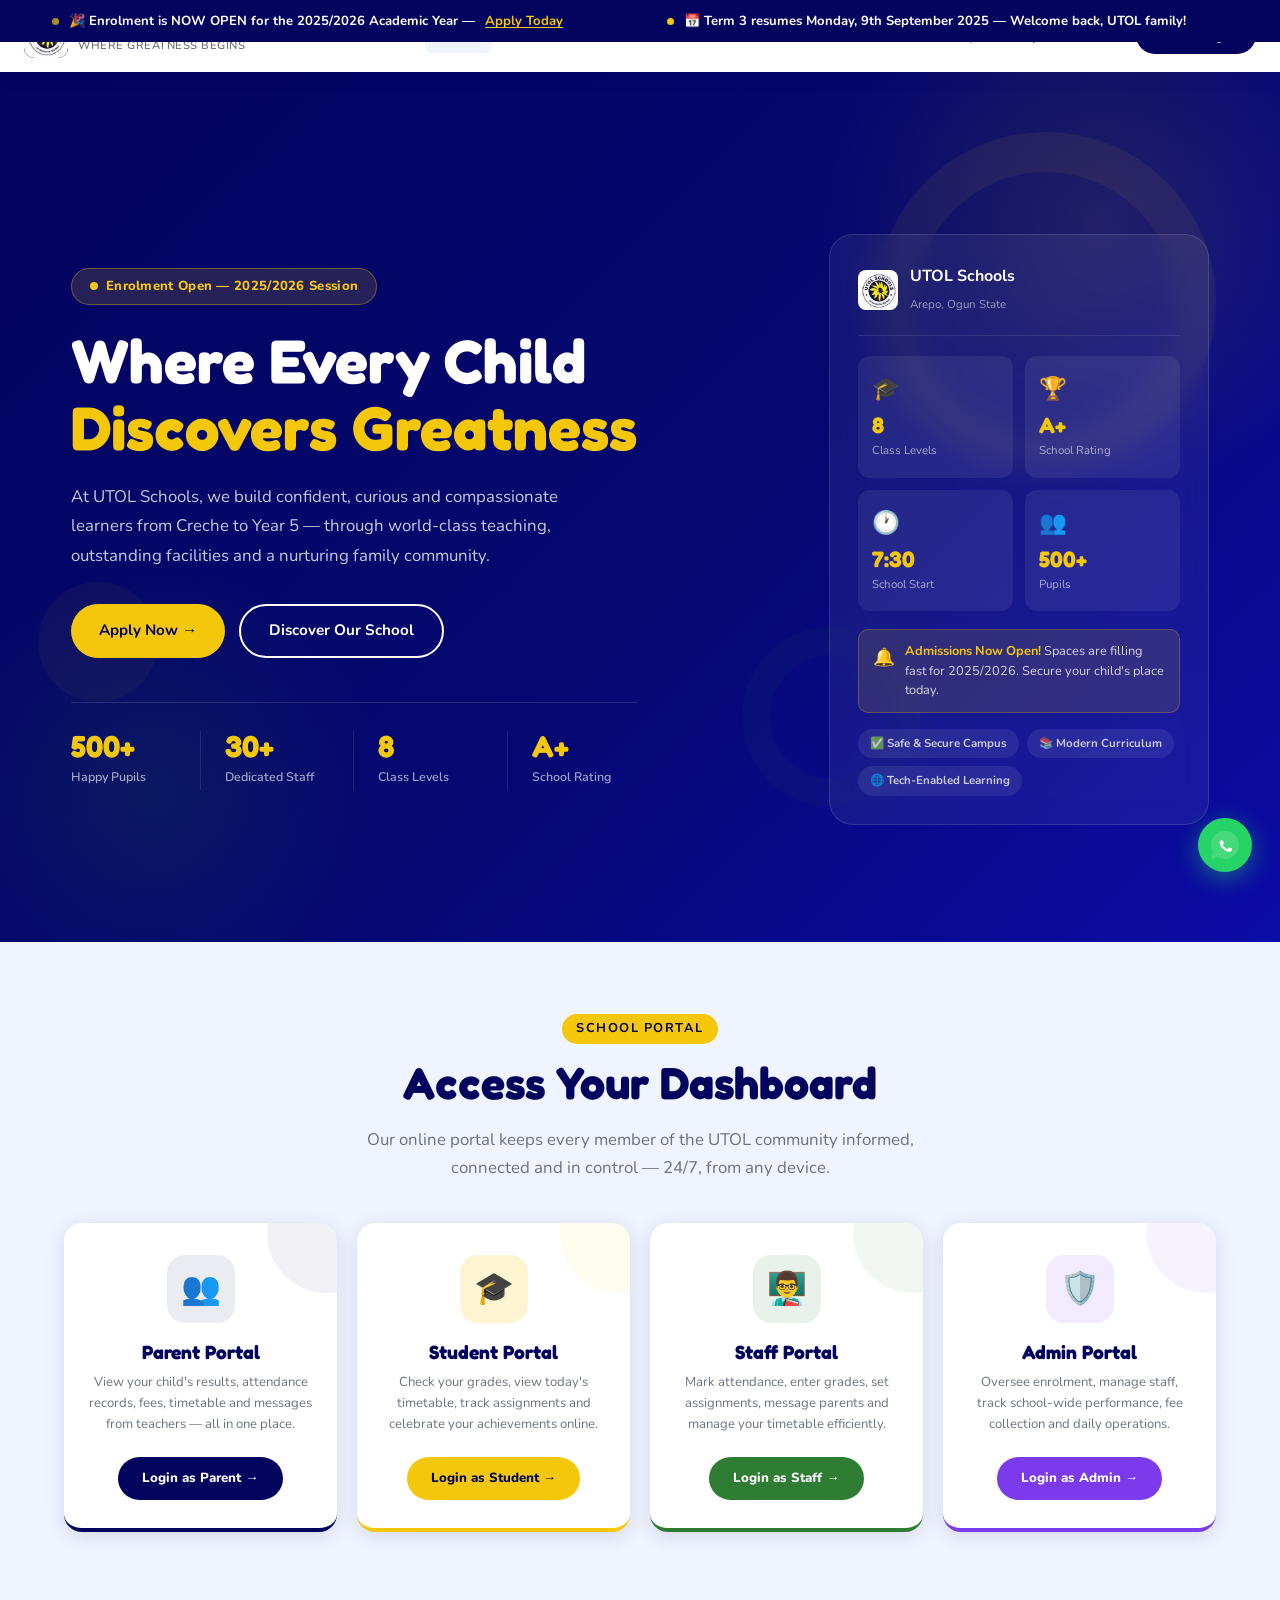
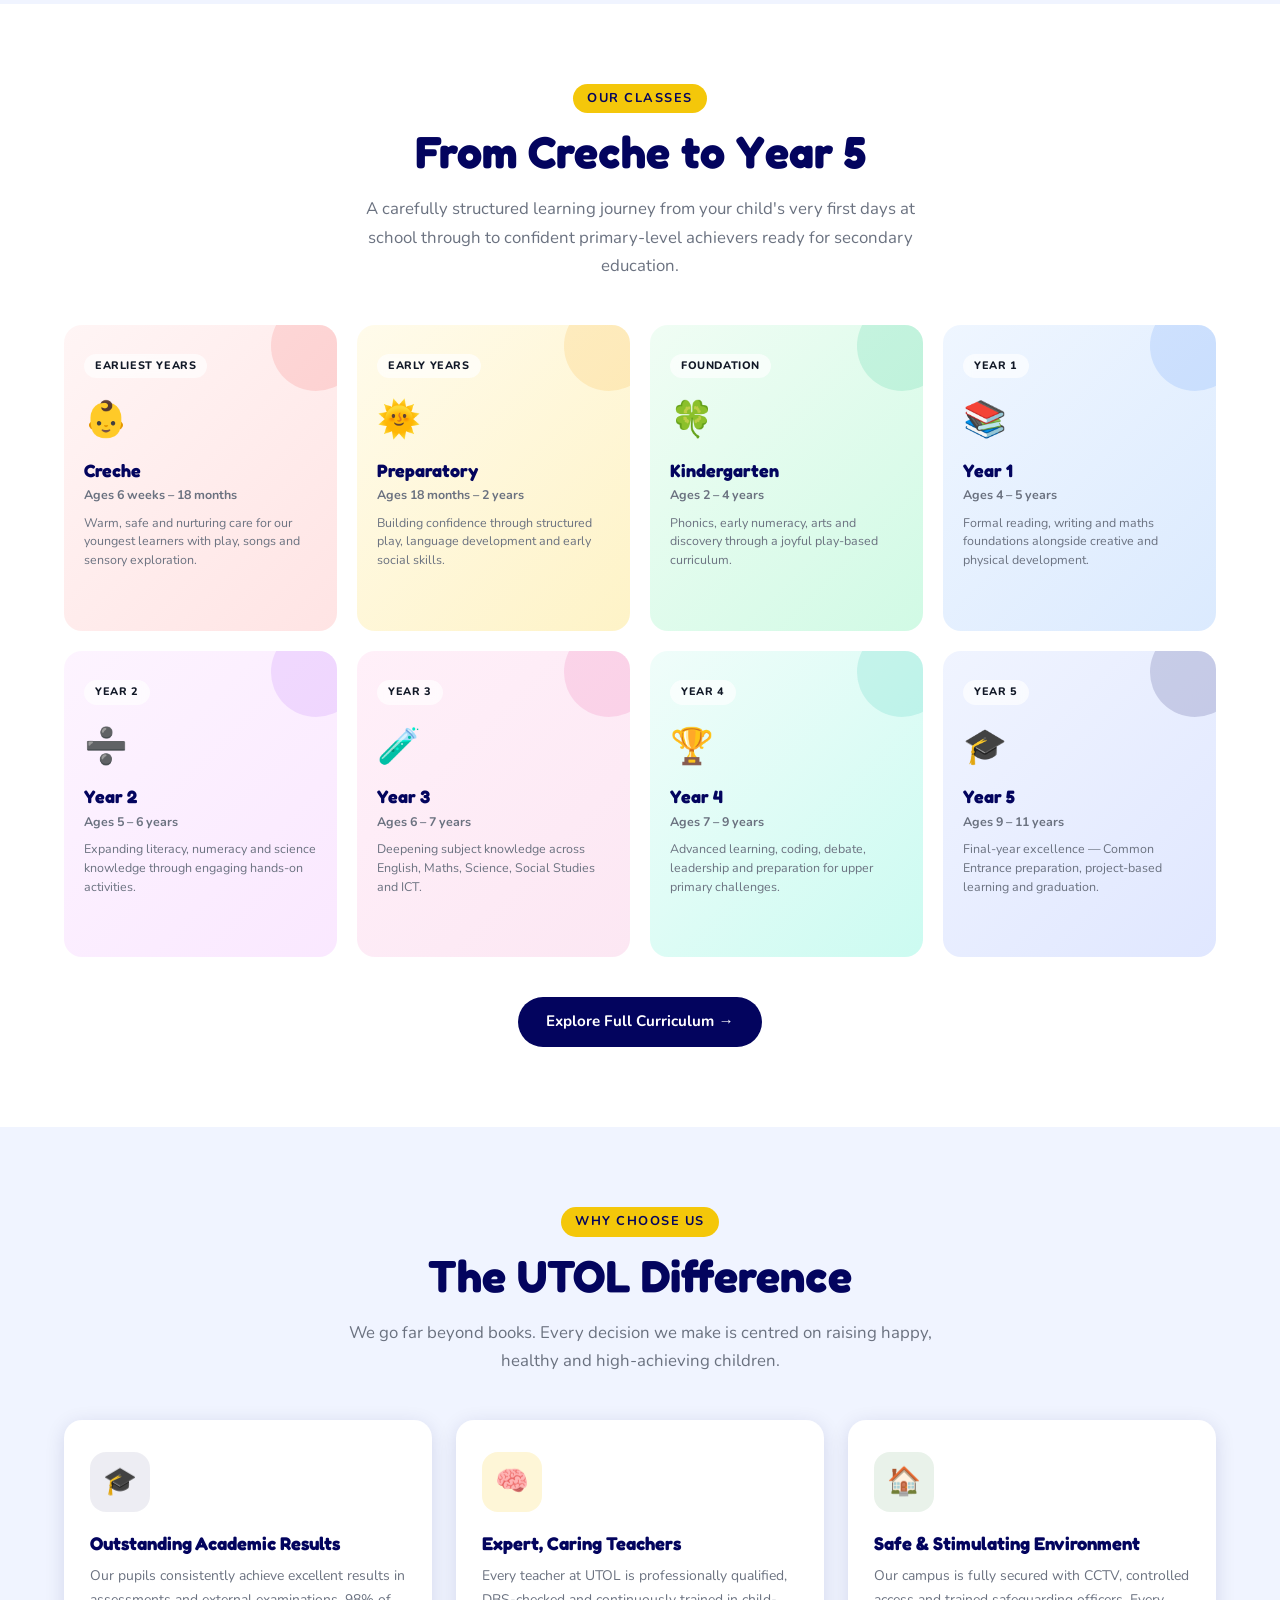
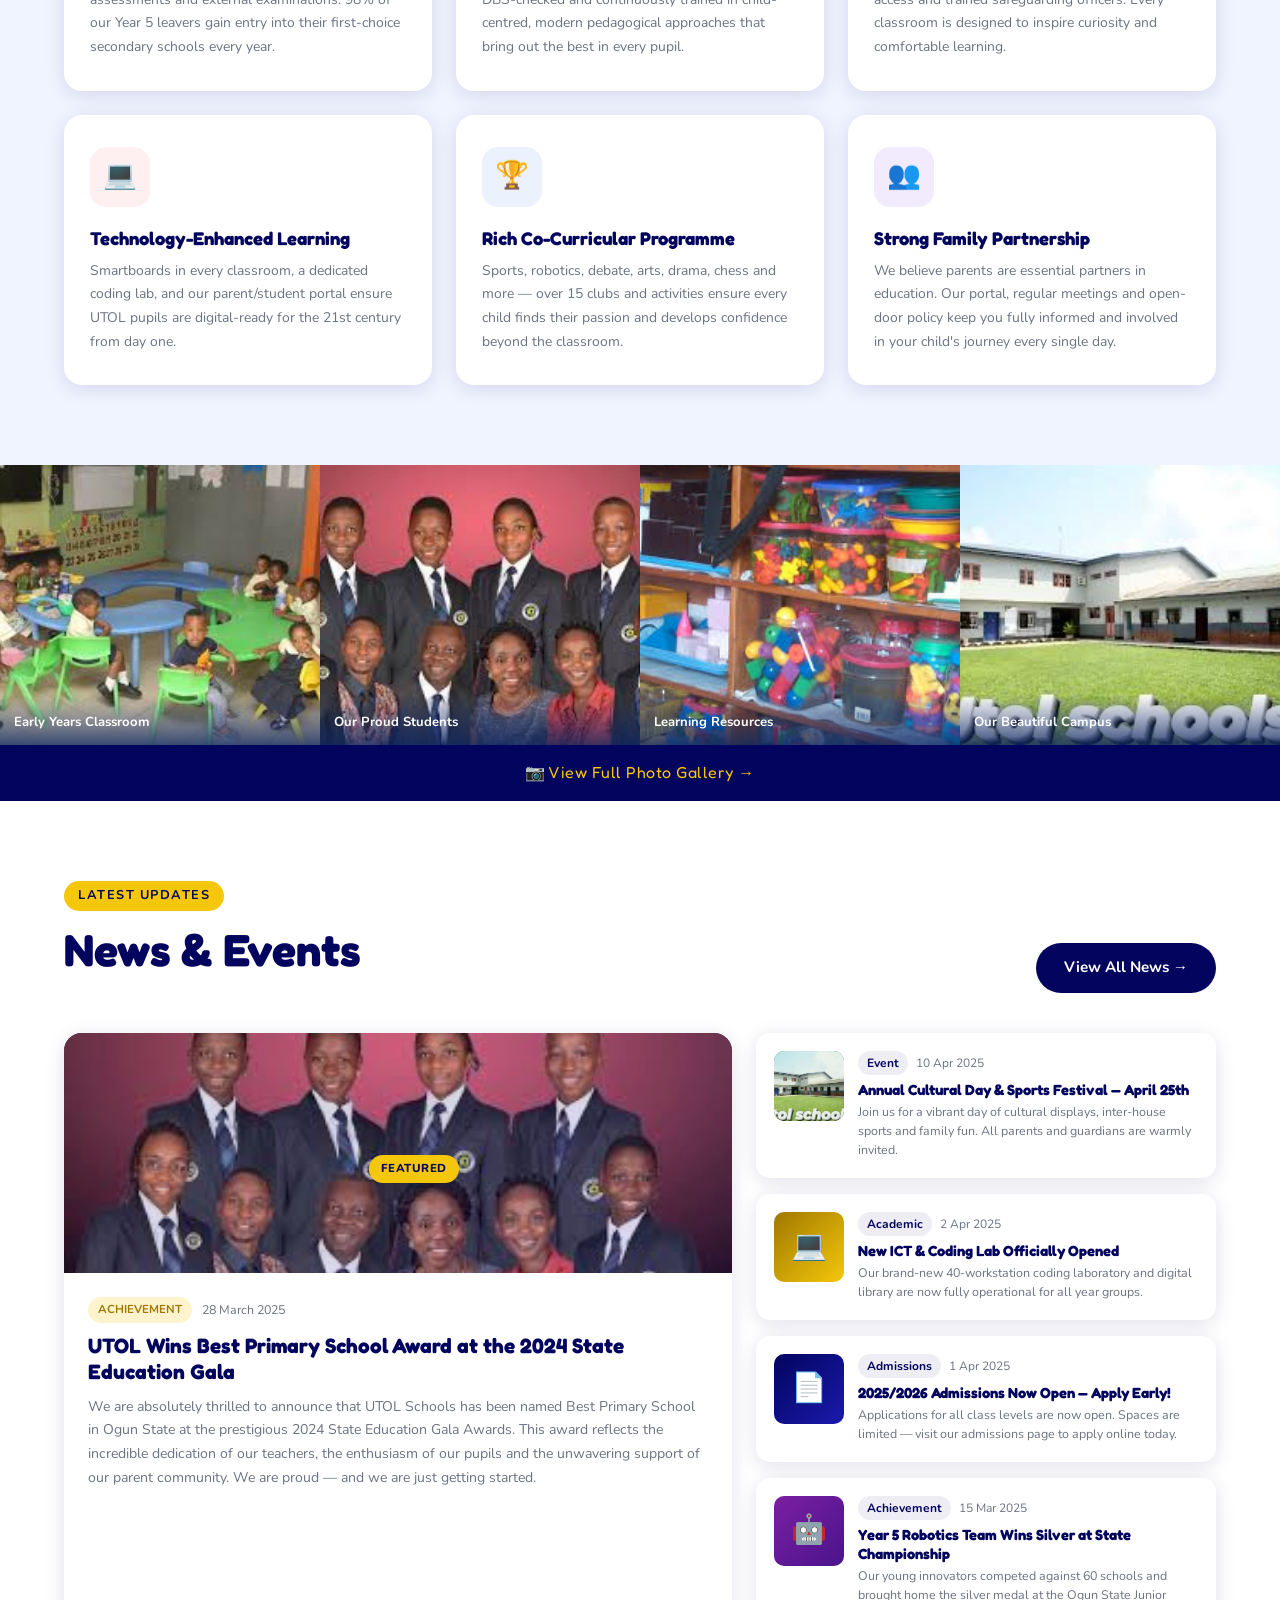
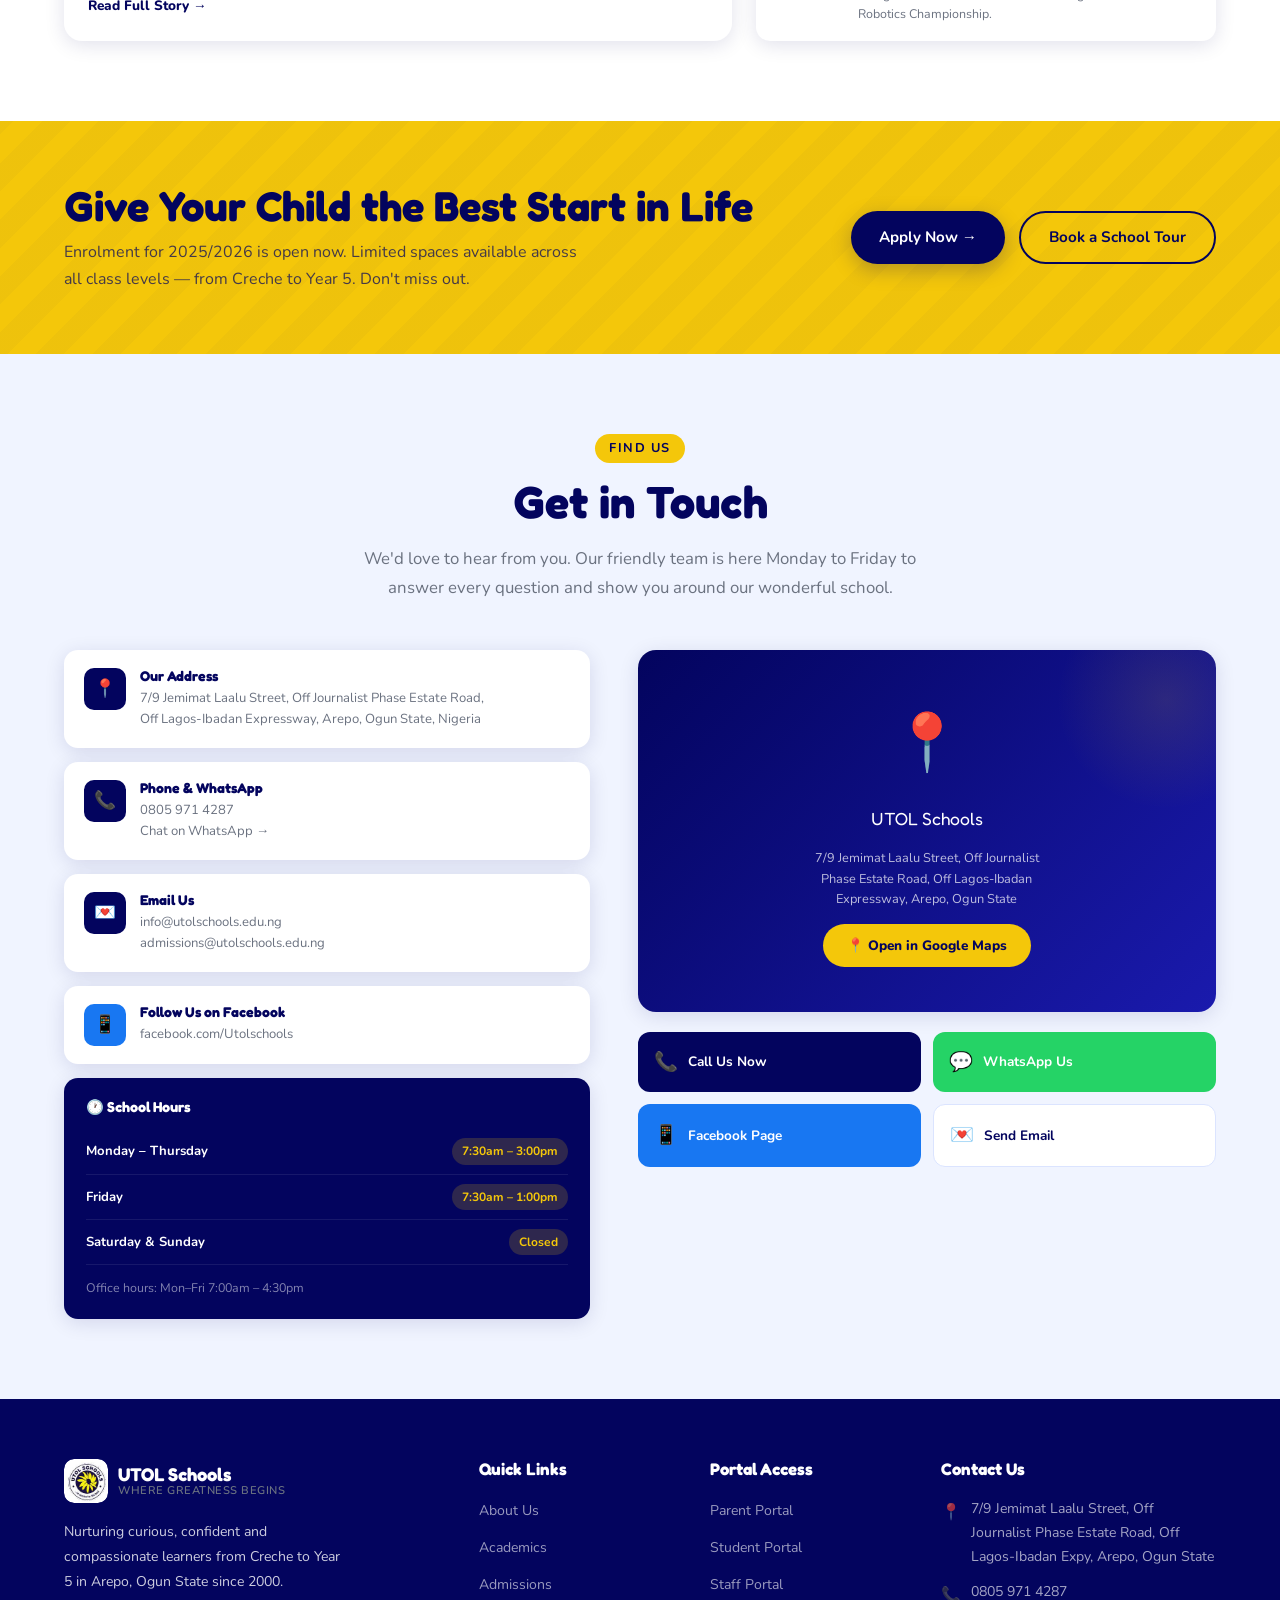
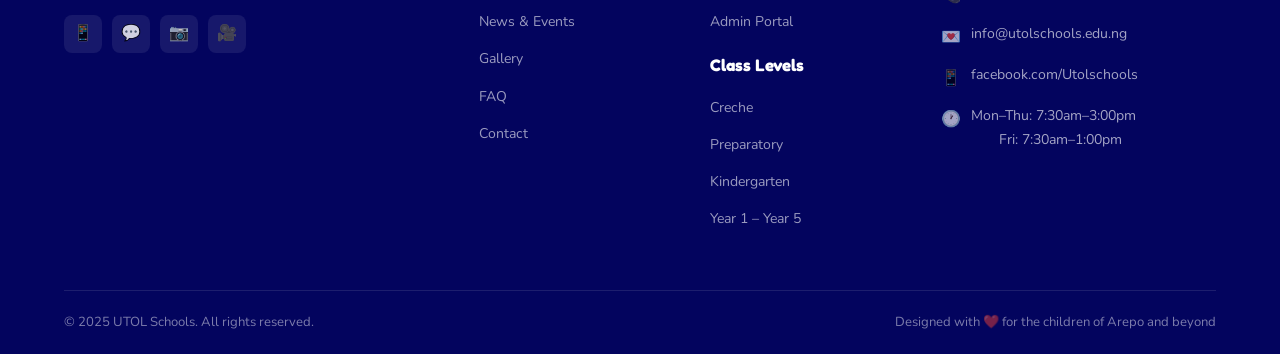
<file: index.html>
<!DOCTYPE html>
<html lang="en">
<head>
  <meta charset="UTF-8" />
  <meta name="viewport" content="width=device-width, initial-scale=1.0" />
  <title>UTOL Schools – Where Every Child Discovers Greatness</title>
  <meta name="description" content="UTOL Schools – A premier primary school in Arepo, Ogun State. Enrolment open for Creche through Year 5. Call 0805 971 4287." />
  <meta property="og:title" content="UTOL Schools – Where Every Child Discovers Greatness" />
  <meta property="og:description" content="Nurturing young minds from Creche to Year 5 in Arepo, Ogun State. Apply for 2025/2026 today." />
  <link rel="stylesheet" href="css/style.css" />
</head>
<body>

<!-- ================================================
  1. ANNOUNCEMENT BAR
================================================ -->
<div class="announcement-bar" role="marquee" aria-label="School announcements">
  <div class="announcement-track">
    <!-- Set repeated twice for seamless infinite scroll -->
    <div class="announcement-item"><span class="ann-dot"></span>&#127881; Enrolment is NOW OPEN for the 2025/2026 Academic Year — <a href="admissions.html">Apply Today</a></div>
    <div class="announcement-item"><span class="ann-dot"></span>&#128197; Term 3 resumes Monday, 9th September 2025 — Welcome back, UTOL family!</div>
    <div class="announcement-item"><span class="ann-dot"></span>&#127942; UTOL wins Best Primary School Award 2024 — Congratulations to our students &amp; staff!</div>
    <div class="announcement-item"><span class="ann-dot"></span>&#128222; Admissions Enquiries: <a href="tel:08059714287">0805 971 4287</a></div>
    <div class="announcement-item"><span class="ann-dot"></span>&#128197; Annual Sports Day &amp; Cultural Festival — Saturday, 25th April 2025. All families welcome!</div>
    <div class="announcement-item"><span class="ann-dot"></span>&#128336; School Hours: Mon–Thu 7:30am–3:00pm &nbsp;|&nbsp; Fri 7:30am–1:00pm</div>
    <!-- Duplicate for seamless loop -->
    <div class="announcement-item"><span class="ann-dot"></span>&#127881; Enrolment is NOW OPEN for the 2025/2026 Academic Year — <a href="admissions.html">Apply Today</a></div>
    <div class="announcement-item"><span class="ann-dot"></span>&#128197; Term 3 resumes Monday, 9th September 2025 — Welcome back, UTOL family!</div>
    <div class="announcement-item"><span class="ann-dot"></span>&#127942; UTOL wins Best Primary School Award 2024 — Congratulations to our students &amp; staff!</div>
    <div class="announcement-item"><span class="ann-dot"></span>&#128222; Admissions Enquiries: <a href="tel:08059714287">0805 971 4287</a></div>
    <div class="announcement-item"><span class="ann-dot"></span>&#128197; Annual Sports Day &amp; Cultural Festival — Saturday, 25th April 2025. All families welcome!</div>
    <div class="announcement-item"><span class="ann-dot"></span>&#128336; School Hours: Mon–Thu 7:30am–3:00pm &nbsp;|&nbsp; Fri 7:30am–1:00pm</div>
  </div>
</div>

<!-- ================================================
  2. STICKY NAVBAR
================================================ -->
<nav class="navbar" id="navbar">
  <div class="nav-container">
    <!-- Logo -->
    <a href="index.html" class="nav-logo" aria-label="UTOL Schools home">
      <div class="nav-logo-icon"><img src="images/logo.jpeg" alt="UTOL Schools Logo" /></div>
      <div class="nav-logo-text">
        <strong>UTOL Schools</strong>
        <span>Where Greatness Begins</span>
      </div>
    </a>

    <!-- Links -->
    <ul class="nav-links" id="navLinks" role="menubar">
      <li role="none"><a href="index.html"      class="active" role="menuitem">Home</a></li>
      <li role="none"><a href="about.html"               role="menuitem">About</a></li>
      <li role="none"><a href="academics.html"           role="menuitem">Academics</a></li>
      <li role="none"><a href="admissions.html"          role="menuitem">Admissions</a></li>
      <li role="none"><a href="news.html"                role="menuitem">News &amp; Events</a></li>
      <li role="none"><a href="gallery.html"             role="menuitem">Gallery</a></li>
      <li role="none"><a href="faq.html"                 role="menuitem">FAQ</a></li>
      <li role="none"><a href="contact.html"             role="menuitem">Contact</a></li>
      <li role="none"><a href="portal/login.html?portal=1" class="nav-portal-btn" role="menuitem">Portal Login</a></li>
    </ul>

    <!-- Hamburger -->
    <button class="nav-hamburger" id="hamburger" aria-label="Toggle navigation menu" aria-expanded="false">
      <span></span><span></span><span></span>
    </button>
  </div>
</nav>

<!-- ================================================
  3. HERO SECTION
================================================ -->
<section class="hero-v2" id="home">
  <!-- Decorative blobs -->
  <div class="hero-blob hb1" aria-hidden="true"></div>
  <div class="hero-blob hb2" aria-hidden="true"></div>
  <div class="hero-blob hb3" aria-hidden="true"></div>

  <div class="container">
    <div class="hero-v2-content">

      <!-- Left: Text -->
      <div class="hero-v2-left">
        <div class="hero-v2-pill">
          <span class="pulse-dot"></span>
          Enrolment Open &mdash; 2025/2026 Session
        </div>

        <h1>Where Every Child<br><span class="highlight">Discovers Greatness</span></h1>

        <p class="hero-desc">
          At UTOL Schools, we build confident, curious and compassionate learners from Creche to Year 5 — through world-class teaching, outstanding facilities and a nurturing family community.
        </p>

        <div class="hero-v2-cta">
          <a href="admissions.html" class="btn btn-primary">Apply Now &rarr;</a>
          <a href="about.html" class="btn btn-outline">Discover Our School</a>
        </div>

        <div class="hero-v2-stats">
          <div class="hero-v2-stat">
            <strong class="counter-val" data-target="500">500+</strong>
            <span>Happy Pupils</span>
          </div>
          <div class="hero-v2-stat">
            <strong class="counter-val" data-target="30">30+</strong>
            <span>Dedicated Staff</span>
          </div>
          <div class="hero-v2-stat">
            <strong class="counter-val" data-target="8">8</strong>
            <span>Class Levels</span>
          </div>
          <div class="hero-v2-stat">
            <strong>A+</strong>
            <span>School Rating</span>
          </div>
        </div>
      </div>

      <!-- Right: Info Panel -->
      <div class="hero-v2-visual">
        <div class="hero-panel">
          <div class="hero-panel-header">
            <div class="hero-panel-logo" style="overflow:hidden;border-radius:8px;width:40px;height:40px;flex-shrink:0;"><img src="images/logo.jpeg" alt="UTOL Schools Logo" style="width:100%;height:100%;object-fit:cover;display:block;" /></div>
            <div>
              <strong>UTOL Schools</strong>
              <span>Arepo, Ogun State</span>
            </div>
          </div>

          <div class="hero-mini-stats">
            <div class="hms-card">
              <div class="hms-icon">&#127891;</div>
              <strong>8</strong>
              <span>Class Levels</span>
            </div>
            <div class="hms-card">
              <div class="hms-icon">&#127942;</div>
              <strong>A+</strong>
              <span>School Rating</span>
            </div>
            <div class="hms-card">
              <div class="hms-icon">&#128336;</div>
              <strong>7:30</strong>
              <span>School Start</span>
            </div>
            <div class="hms-card">
              <div class="hms-icon">&#128101;</div>
              <strong>500+</strong>
              <span>Pupils</span>
            </div>
          </div>

          <div class="hero-notice">
            <span class="hn-icon">&#128276;</span>
            <p><strong>Admissions Now Open!</strong> Spaces are filling fast for 2025/2026. Secure your child's place today.</p>
          </div>

          <div class="hero-badges">
            <span class="hero-badge">&#9989; Safe &amp; Secure Campus</span>
            <span class="hero-badge">&#128218; Modern Curriculum</span>
            <span class="hero-badge">&#127760; Tech-Enabled Learning</span>
          </div>
        </div>
      </div>

    </div><!-- .hero-v2-content -->
  </div>
</section>

<!-- ================================================
  4. PORTAL ACCESS CARDS
================================================ -->
<section class="portal-access" id="portal">
  <div class="container">
    <div class="text-center">
      <span class="section-tag">School Portal</span>
      <h2 class="section-title">Access Your Dashboard</h2>
      <p class="section-subtitle">Our online portal keeps every member of the UTOL community informed, connected and in control — 24/7, from any device.</p>
    </div>

    <div class="portal-cards-grid">

      <!-- Parent -->
      <div class="portal-card pc-parent">
        <div class="portal-card-icon">&#128101;</div>
        <h3>Parent Portal</h3>
        <p>View your child's results, attendance records, fees, timetable and messages from teachers — all in one place.</p>
        <a href="portal/login.html?portal=1&role=parent" class="portal-card-btn">Login as Parent &rarr;</a>
      </div>

      <!-- Student -->
      <div class="portal-card pc-student">
        <div class="portal-card-icon">&#127891;</div>
        <h3>Student Portal</h3>
        <p>Check your grades, view today's timetable, track assignments and celebrate your achievements online.</p>
        <a href="portal/login.html?portal=1&role=student" class="portal-card-btn">Login as Student &rarr;</a>
      </div>

      <!-- Staff -->
      <div class="portal-card pc-staff">
        <div class="portal-card-icon">&#128104;&#8205;&#127979;</div>
        <h3>Staff Portal</h3>
        <p>Mark attendance, enter grades, set assignments, message parents and manage your timetable efficiently.</p>
        <a href="portal/login.html?portal=1&role=staff" class="portal-card-btn">Login as Staff &rarr;</a>
      </div>

      <!-- Admin -->
      <div class="portal-card pc-admin">
        <div class="portal-card-icon">&#128737;&#65039;</div>
        <h3>Admin Portal</h3>
        <p>Oversee enrolment, manage staff, track school-wide performance, fee collection and daily operations.</p>
        <a href="portal/login.html?portal=1&role=admin" class="portal-card-btn">Login as Admin &rarr;</a>
      </div>

    </div>
  </div>
</section>

<!-- ================================================
  5. CLASS LEVELS
================================================ -->
<section class="class-levels" id="classes">
  <div class="container">
    <div class="text-center">
      <span class="section-tag">Our Classes</span>
      <h2 class="section-title">From Creche to Year 5</h2>
      <p class="section-subtitle">A carefully structured learning journey from your child's very first days at school through to confident primary-level achievers ready for secondary education.</p>
    </div>

    <div class="class-levels-grid">

      <!-- Creche -->
      <a href="academics.html#creche" class="class-card cc-creche">
        <div class="class-card-deco"></div>
        <span class="class-level-tag">Earliest Years</span>
        <div class="class-icon">&#128118;</div>
        <h3>Creche</h3>
        <p class="class-age">Ages 6 weeks – 18 months</p>
        <p class="class-desc">Warm, safe and nurturing care for our youngest learners with play, songs and sensory exploration.</p>
        <span class="class-arrow">Learn more &rarr;</span>
      </a>

      <!-- Prep -->
      <a href="academics.html#prep" class="class-card cc-prep">
        <div class="class-card-deco"></div>
        <span class="class-level-tag">Early Years</span>
        <div class="class-icon">&#127774;</div>
        <h3>Preparatory</h3>
        <p class="class-age">Ages 18 months – 2 years</p>
        <p class="class-desc">Building confidence through structured play, language development and early social skills.</p>
        <span class="class-arrow">Learn more &rarr;</span>
      </a>

      <!-- KG -->
      <a href="academics.html#kg" class="class-card cc-kg">
        <div class="class-card-deco"></div>
        <span class="class-level-tag">Foundation</span>
        <div class="class-icon">&#127808;</div>
        <h3>Kindergarten</h3>
        <p class="class-age">Ages 2 – 4 years</p>
        <p class="class-desc">Phonics, early numeracy, arts and discovery through a joyful play-based curriculum.</p>
        <span class="class-arrow">Learn more &rarr;</span>
      </a>

      <!-- Year 1 -->
      <a href="academics.html#y1" class="class-card cc-y1">
        <div class="class-card-deco"></div>
        <span class="class-level-tag">Year 1</span>
        <div class="class-icon">&#128218;</div>
        <h3>Year 1</h3>
        <p class="class-age">Ages 4 – 5 years</p>
        <p class="class-desc">Formal reading, writing and maths foundations alongside creative and physical development.</p>
        <span class="class-arrow">Learn more &rarr;</span>
      </a>

      <!-- Year 2 -->
      <a href="academics.html#y2" class="class-card cc-y2">
        <div class="class-card-deco"></div>
        <span class="class-level-tag">Year 2</span>
        <div class="class-icon">&#10135;&#65039;</div>
        <h3>Year 2</h3>
        <p class="class-age">Ages 5 – 6 years</p>
        <p class="class-desc">Expanding literacy, numeracy and science knowledge through engaging hands-on activities.</p>
        <span class="class-arrow">Learn more &rarr;</span>
      </a>

      <!-- Year 3 -->
      <a href="academics.html#y3" class="class-card cc-y3">
        <div class="class-card-deco"></div>
        <span class="class-level-tag">Year 3</span>
        <div class="class-icon">&#129514;</div>
        <h3>Year 3</h3>
        <p class="class-age">Ages 6 – 7 years</p>
        <p class="class-desc">Deepening subject knowledge across English, Maths, Science, Social Studies and ICT.</p>
        <span class="class-arrow">Learn more &rarr;</span>
      </a>

      <!-- Year 4 -->
      <a href="academics.html#y4" class="class-card cc-y4">
        <div class="class-card-deco"></div>
        <span class="class-level-tag">Year 4</span>
        <div class="class-icon">&#127942;</div>
        <h3>Year 4</h3>
        <p class="class-age">Ages 7 – 9 years</p>
        <p class="class-desc">Advanced learning, coding, debate, leadership and preparation for upper primary challenges.</p>
        <span class="class-arrow">Learn more &rarr;</span>
      </a>

      <!-- Year 5 -->
      <a href="academics.html#y5" class="class-card cc-y5">
        <div class="class-card-deco"></div>
        <span class="class-level-tag">Year 5</span>
        <div class="class-icon">&#127891;</div>
        <h3>Year 5</h3>
        <p class="class-age">Ages 9 – 11 years</p>
        <p class="class-desc">Final-year excellence — Common Entrance preparation, project-based learning and graduation.</p>
        <span class="class-arrow">Learn more &rarr;</span>
      </a>

    </div>

    <div class="text-center" style="margin-top:40px;">
      <a href="academics.html" class="btn btn-navy">Explore Full Curriculum &rarr;</a>
    </div>
  </div>
</section>

<!-- ================================================
  6. WHY UTOL
================================================ -->
<section class="why-utol" id="why-utol">
  <div class="container">
    <div class="text-center">
      <span class="section-tag">Why Choose Us</span>
      <h2 class="section-title">The UTOL Difference</h2>
      <p class="section-subtitle">We go far beyond books. Every decision we make is centred on raising happy, healthy and high-achieving children.</p>
    </div>

    <div class="why-grid">

      <div class="why-card">
        <div class="why-icon wi-1">&#127891;</div>
        <h3>Outstanding Academic Results</h3>
        <p>Our pupils consistently achieve excellent results in assessments and external examinations. 98% of our Year 5 leavers gain entry into their first-choice secondary schools every year.</p>
      </div>

      <div class="why-card">
        <div class="why-icon wi-2">&#129504;</div>
        <h3>Expert, Caring Teachers</h3>
        <p>Every teacher at UTOL is professionally qualified, DBS-checked and continuously trained in child-centred, modern pedagogical approaches that bring out the best in every pupil.</p>
      </div>

      <div class="why-card">
        <div class="why-icon wi-3">&#127968;</div>
        <h3>Safe &amp; Stimulating Environment</h3>
        <p>Our campus is fully secured with CCTV, controlled access and trained safeguarding officers. Every classroom is designed to inspire curiosity and comfortable learning.</p>
      </div>

      <div class="why-card">
        <div class="why-icon wi-4">&#128187;</div>
        <h3>Technology-Enhanced Learning</h3>
        <p>Smartboards in every classroom, a dedicated coding lab, and our parent/student portal ensure UTOL pupils are digital-ready for the 21st century from day one.</p>
      </div>

      <div class="why-card">
        <div class="why-icon wi-5">&#127942;</div>
        <h3>Rich Co-Curricular Programme</h3>
        <p>Sports, robotics, debate, arts, drama, chess and more — over 15 clubs and activities ensure every child finds their passion and develops confidence beyond the classroom.</p>
      </div>

      <div class="why-card">
        <div class="why-icon wi-6">&#128101;</div>
        <h3>Strong Family Partnership</h3>
        <p>We believe parents are essential partners in education. Our portal, regular meetings and open-door policy keep you fully informed and involved in your child's journey every single day.</p>
      </div>

    </div>
  </div>
</section>

<!-- ================================================
  6b. SCHOOL LIFE PHOTO STRIP
================================================ -->
<section style="padding:0 0 0;background:#fff;">
  <div style="display:grid;grid-template-columns:repeat(4,1fr);gap:0;max-height:280px;overflow:hidden;">
    <div style="overflow:hidden;position:relative;">
      <img src="images/gallery1.jpeg" alt="UTOL Nursery classroom" style="width:100%;height:280px;object-fit:cover;display:block;transition:transform 0.4s;" onmouseover="this.style.transform='scale(1.05)'" onmouseout="this.style.transform='scale(1)'" />
      <div style="position:absolute;bottom:0;left:0;right:0;background:linear-gradient(transparent,rgba(13,37,96,0.8));padding:16px 14px 12px;color:#fff;font-family:'Nunito',sans-serif;font-size:0.82rem;font-weight:700;">Early Years Classroom</div>
    </div>
    <div style="overflow:hidden;position:relative;">
      <img src="images/gallery2.jpeg" alt="UTOL students in uniform" style="width:100%;height:280px;object-fit:cover;display:block;transition:transform 0.4s;" onmouseover="this.style.transform='scale(1.05)'" onmouseout="this.style.transform='scale(1)'" />
      <div style="position:absolute;bottom:0;left:0;right:0;background:linear-gradient(transparent,rgba(13,37,96,0.8));padding:16px 14px 12px;color:#fff;font-family:'Nunito',sans-serif;font-size:0.82rem;font-weight:700;">Our Proud Students</div>
    </div>
    <div style="overflow:hidden;position:relative;">
      <img src="images/gallery3.jpeg" alt="Educational resources and toys" style="width:100%;height:280px;object-fit:cover;display:block;transition:transform 0.4s;" onmouseover="this.style.transform='scale(1.05)'" onmouseout="this.style.transform='scale(1)'" />
      <div style="position:absolute;bottom:0;left:0;right:0;background:linear-gradient(transparent,rgba(13,37,96,0.8));padding:16px 14px 12px;color:#fff;font-family:'Nunito',sans-serif;font-size:0.82rem;font-weight:700;">Learning Resources</div>
    </div>
    <div style="overflow:hidden;position:relative;">
      <img src="images/gallery4.jpeg" alt="UTOL Schools campus building" style="width:100%;height:280px;object-fit:cover;display:block;transition:transform 0.4s;" onmouseover="this.style.transform='scale(1.05)'" onmouseout="this.style.transform='scale(1)'" />
      <div style="position:absolute;bottom:0;left:0;right:0;background:linear-gradient(transparent,rgba(13,37,96,0.8));padding:16px 14px 12px;color:#fff;font-family:'Nunito',sans-serif;font-size:0.82rem;font-weight:700;">Our Beautiful Campus</div>
    </div>
  </div>
  <div style="text-align:center;padding:14px;background:var(--navy);">
    <a href="gallery.html" style="color:var(--yellow);font-family:'Fredoka One',cursive;font-size:1rem;text-decoration:none;letter-spacing:0.5px;">&#128247; View Full Photo Gallery &rarr;</a>
  </div>
</section>

<!-- ================================================
  7. NEWS & UPDATES
================================================ -->
<section class="home-news" id="news">
  <div class="container">
    <div style="display:flex;justify-content:space-between;align-items:flex-end;flex-wrap:wrap;gap:16px;">
      <div>
        <span class="section-tag">Latest Updates</span>
        <h2 class="section-title">News &amp; Events</h2>
      </div>
      <a href="news.html" class="btn btn-navy">View All News &rarr;</a>
    </div>

    <div class="home-news-grid">

      <!-- Main featured article -->
      <article class="news-main-card">
        <div class="news-main-img" style="background:linear-gradient(135deg,var(--navy) 0%,#1a1aad 100%);overflow:hidden;position:relative;">
          <img src="images/gallery2.jpeg" alt="UTOL Students in school uniform" style="width:100%;height:100%;object-fit:cover;display:block;position:absolute;inset:0;opacity:0.85;" />
          <span class="news-img-badge" style="position:relative;z-index:1;">Featured</span>
        </div>
        <div class="news-main-body">
          <div class="news-meta">
            <span class="news-tag">Achievement</span>
            <span class="news-date">28 March 2025</span>
          </div>
          <h3>UTOL Wins Best Primary School Award at the 2024 State Education Gala</h3>
          <p>We are absolutely thrilled to announce that UTOL Schools has been named Best Primary School in Ogun State at the prestigious 2024 State Education Gala Awards. This award reflects the incredible dedication of our teachers, the enthusiasm of our pupils and the unwavering support of our parent community. We are proud — and we are just getting started.</p>
          <a href="news.html" class="read-link">Read Full Story &rarr;</a>
        </div>
      </article>

      <!-- Side articles -->
      <div class="news-side-list">

        <article class="news-side-card">
          <div class="news-side-thumb" style="background:linear-gradient(135deg,#2E7D32,#1b5e20);overflow:hidden;position:relative;"><img src="images/gallery4.jpeg" alt="UTOL Schools campus" style="width:100%;height:100%;object-fit:cover;display:block;position:absolute;inset:0;opacity:0.9;" /></div>
          <div class="news-side-info">
            <div class="ns-meta">
              <span class="ns-tag">Event</span>
              <span>10 Apr 2025</span>
            </div>
            <h4>Annual Cultural Day &amp; Sports Festival &mdash; April 25th</h4>
            <p>Join us for a vibrant day of cultural displays, inter-house sports and family fun. All parents and guardians are warmly invited.</p>
          </div>
        </article>

        <article class="news-side-card">
          <div class="news-side-thumb" style="background:linear-gradient(135deg,#a07800,#F4C70A);">&#128187;</div>
          <div class="news-side-info">
            <div class="ns-meta">
              <span class="ns-tag">Academic</span>
              <span>2 Apr 2025</span>
            </div>
            <h4>New ICT &amp; Coding Lab Officially Opened</h4>
            <p>Our brand-new 40-workstation coding laboratory and digital library are now fully operational for all year groups.</p>
          </div>
        </article>

        <article class="news-side-card">
          <div class="news-side-thumb" style="background:linear-gradient(135deg,var(--navy),#1a1aad);">&#128196;</div>
          <div class="news-side-info">
            <div class="ns-meta">
              <span class="ns-tag">Admissions</span>
              <span>1 Apr 2025</span>
            </div>
            <h4>2025/2026 Admissions Now Open &mdash; Apply Early!</h4>
            <p>Applications for all class levels are now open. Spaces are limited — visit our admissions page to apply online today.</p>
          </div>
        </article>

        <article class="news-side-card">
          <div class="news-side-thumb" style="background:linear-gradient(135deg,#7b1fa2,#4a148c);">&#129302;</div>
          <div class="news-side-info">
            <div class="ns-meta">
              <span class="ns-tag">Achievement</span>
              <span>15 Mar 2025</span>
            </div>
            <h4>Year 5 Robotics Team Wins Silver at State Championship</h4>
            <p>Our young innovators competed against 60 schools and brought home the silver medal at the Ogun State Junior Robotics Championship.</p>
          </div>
        </article>

      </div>
    </div>
  </div>
</section>

<!-- ================================================
  8. CTA STRIP
================================================ -->
<section class="cta-strip" id="apply">
  <div class="container">
    <div class="cta-strip-inner">
      <div class="cta-strip-text">
        <h2>Give Your Child the Best Start in Life</h2>
        <p>Enrolment for 2025/2026 is open now. Limited spaces available across all class levels — from Creche to Year 5. Don't miss out.</p>
      </div>
      <div class="cta-strip-actions">
        <a href="admissions.html" class="btn btn-strip-primary">Apply Now &rarr;</a>
        <a href="contact.html"    class="btn btn-strip-outline">Book a School Tour</a>
      </div>
    </div>
  </div>
</section>

<!-- ================================================
  9. CONTACT SECTION
================================================ -->
<section class="home-contact" id="contact">
  <div class="container">
    <div class="text-center">
      <span class="section-tag">Find Us</span>
      <h2 class="section-title">Get in Touch</h2>
      <p class="section-subtitle">We'd love to hear from you. Our friendly team is here Monday to Friday to answer every question and show you around our wonderful school.</p>
    </div>

    <div class="home-contact-wrap">

      <!-- Left: Contact details -->
      <div class="contact-info-stack">

        <!-- Address -->
        <div class="cinfo-card">
          <div class="cinfo-icon">&#128205;</div>
          <div class="cinfo-body">
            <h4>Our Address</h4>
            <p>7/9 Jemimat Laalu Street, Off Journalist Phase Estate Road,<br>Off Lagos-Ibadan Expressway, Arepo, Ogun State, Nigeria</p>
          </div>
        </div>

        <!-- Phone -->
        <div class="cinfo-card">
          <div class="cinfo-icon">&#128222;</div>
          <div class="cinfo-body">
            <h4>Phone &amp; WhatsApp</h4>
            <p>
              <a href="tel:08059714287">0805 971 4287</a><br>
              <a href="https://wa.me/2348059714287?text=Hello%2C%20I%20have%20a%20question%20about%20admission%20at%20UTOL%20Schools." target="_blank" rel="noopener">Chat on WhatsApp &rarr;</a>
            </p>
          </div>
        </div>

        <!-- Email -->
        <div class="cinfo-card">
          <div class="cinfo-icon">&#128140;</div>
          <div class="cinfo-body">
            <h4>Email Us</h4>
            <p><a href="mailto:info@utolschools.edu.ng">info@utolschools.edu.ng</a><br>
            <a href="mailto:admissions@utolschools.edu.ng">admissions@utolschools.edu.ng</a></p>
          </div>
        </div>

        <!-- Facebook -->
        <div class="cinfo-card">
          <div class="cinfo-icon" style="background:#1877f2;">&#128241;</div>
          <div class="cinfo-body">
            <h4>Follow Us on Facebook</h4>
            <p><a href="https://facebook.com/Utolschools" target="_blank" rel="noopener">facebook.com/Utolschools</a></p>
          </div>
        </div>

        <!-- School Hours -->
        <div class="hours-panel">
          <h4>&#128336; School Hours</h4>
          <div class="hours-row">
            <strong>Monday &ndash; Thursday</strong>
            <span class="time-badge">7:30am &ndash; 3:00pm</span>
          </div>
          <div class="hours-row">
            <strong>Friday</strong>
            <span class="time-badge">7:30am &ndash; 1:00pm</span>
          </div>
          <div class="hours-row">
            <strong>Saturday &amp; Sunday</strong>
            <span class="time-badge">Closed</span>
          </div>
          <p style="font-size:0.78rem;color:rgba(255,255,255,0.5);margin-top:12px;margin-bottom:0;">Office hours: Mon&ndash;Fri 7:00am &ndash; 4:30pm</p>
        </div>

      </div>

      <!-- Right: Map + Quick Actions -->
      <div class="contact-map-side">

        <!-- Map placeholder -->
        <div class="map-box">
          <span class="map-pin">&#128205;</span>
          <span class="map-name">UTOL Schools</span>
          <p class="map-addr">7/9 Jemimat Laalu Street, Off Journalist Phase Estate Road, Off Lagos-Ibadan Expressway, Arepo, Ogun State</p>
          <a href="https://maps.google.com/?q=UTOL+Schools+Arepo+Ogun+State" target="_blank" rel="noopener" class="map-btn">
            &#128205; Open in Google Maps
          </a>
        </div>

        <!-- Quick action buttons -->
        <div class="contact-quick-actions">
          <a href="tel:08059714287" class="cqa-btn cqa-call">
            <span>&#128222;</span> Call Us Now
          </a>
          <a href="https://wa.me/2348059714287?text=Hello%2C%20I%20have%20a%20question%20about%20admission%20at%20UTOL%20Schools." target="_blank" rel="noopener" class="cqa-btn cqa-wa">
            <span>&#128172;</span> WhatsApp Us
          </a>
          <a href="https://facebook.com/Utolschools" target="_blank" rel="noopener" class="cqa-btn cqa-fb">
            <span>&#128241;</span> Facebook Page
          </a>
          <a href="mailto:info@utolschools.edu.ng" class="cqa-btn cqa-email">
            <span>&#128140;</span> Send Email
          </a>
        </div>

      </div>

    </div>
  </div>
</section>

<!-- ================================================
  10. FOOTER
================================================ -->
<footer class="footer">
  <div class="container">
    <div class="footer-grid">

      <!-- Brand -->
      <div class="footer-brand">
        <a href="index.html" class="nav-logo" style="margin-bottom:0;">
          <div class="nav-logo-icon"><img src="images/logo.jpeg" alt="UTOL Schools Logo" /></div>
          <div class="nav-logo-text">
            <strong style="color:#fff;">UTOL Schools</strong>
            <span>Where Greatness Begins</span>
          </div>
        </a>
        <p>Nurturing curious, confident and compassionate learners from Creche to Year 5 in Arepo, Ogun State since 2000.</p>
        <div class="footer-socials">
          <a href="https://facebook.com/Utolschools" target="_blank" rel="noopener" class="social-btn" aria-label="Facebook">&#128241;</a>
          <a href="https://wa.me/2348059714287?text=Hello%2C%20I%20have%20a%20question%20about%20admission%20at%20UTOL%20Schools." target="_blank" rel="noopener" class="social-btn" aria-label="WhatsApp">&#128172;</a>
          <a href="#" class="social-btn" aria-label="Instagram">&#128247;</a>
          <a href="#" class="social-btn" aria-label="YouTube">&#127909;</a>
        </div>
      </div>

      <!-- Quick Links -->
      <div class="footer-col">
        <h4>Quick Links</h4>
        <ul class="footer-links">
          <li><a href="about.html">About Us</a></li>
          <li><a href="academics.html">Academics</a></li>
          <li><a href="admissions.html">Admissions</a></li>
          <li><a href="news.html">News &amp; Events</a></li>
          <li><a href="gallery.html">Gallery</a></li>
          <li><a href="faq.html">FAQ</a></li>
          <li><a href="contact.html">Contact</a></li>
        </ul>
      </div>

      <!-- School Life -->
      <div class="footer-col">
        <h4>Portal Access</h4>
        <ul class="footer-links">
          <li><a href="portal/login.html?portal=1&role=parent">Parent Portal</a></li>
          <li><a href="portal/login.html?portal=1&role=student">Student Portal</a></li>
          <li><a href="portal/login.html?portal=1&role=staff">Staff Portal</a></li>
          <li><a href="portal/login.html?portal=1&role=admin">Admin Portal</a></li>
        </ul>
        <h4 style="margin-top:20px;">Class Levels</h4>
        <ul class="footer-links">
          <li><a href="academics.html#creche">Creche</a></li>
          <li><a href="academics.html#prep">Preparatory</a></li>
          <li><a href="academics.html#kg">Kindergarten</a></li>
          <li><a href="academics.html#y1">Year 1 &ndash; Year 5</a></li>
        </ul>
      </div>

      <!-- Contact -->
      <div class="footer-col">
        <h4>Contact Us</h4>
        <ul class="footer-contact">
          <li>
            <span class="ci">&#128205;</span>
            7/9 Jemimat Laalu Street, Off Journalist Phase Estate Road, Off Lagos-Ibadan Expy, Arepo, Ogun State
          </li>
          <li><span class="ci">&#128222;</span><a href="tel:08059714287" style="color:inherit;">0805 971 4287</a></li>
          <li><span class="ci">&#128140;</span><a href="mailto:info@utolschools.edu.ng" style="color:inherit;">info@utolschools.edu.ng</a></li>
          <li><span class="ci">&#128241;</span><a href="https://facebook.com/Utolschools" target="_blank" rel="noopener" style="color:inherit;">facebook.com/Utolschools</a></li>
          <li><span class="ci">&#128336;</span>Mon&ndash;Thu: 7:30am&ndash;3:00pm<br>&nbsp;&nbsp;&nbsp;&nbsp;&nbsp;&nbsp;&nbsp;Fri: 7:30am&ndash;1:00pm</li>
        </ul>
      </div>

    </div>

    <div class="footer-bottom">
      <span>&copy; 2025 UTOL Schools. All rights reserved.</span>
      <span>Designed with &#10084;&#65039; for the children of Arepo and beyond</span>
    </div>
  </div>
</footer>

<!-- ================================================
  FLOATING WHATSAPP BUTTON
================================================ -->
<a
  href="https://wa.me/2348059714287?text=Hello%2C%20I%20have%20a%20question%20about%20admission%20at%20UTOL%20Schools."
  class="whatsapp-fab"
  target="_blank"
  rel="noopener"
  aria-label="Chat with UTOL Schools on WhatsApp"
  title="Chat with us on WhatsApp"
>
  <span class="wa-icon">
    <svg width="28" height="28" viewBox="0 0 28 28" fill="none" xmlns="http://www.w3.org/2000/svg" aria-hidden="true">
      <path d="M14 0C6.268 0 0 6.268 0 14c0 2.467.638 4.784 1.755 6.793L0 28l7.415-1.727A13.94 13.94 0 0014 28c7.732 0 14-6.268 14-14S21.732 0 14 0z" fill="#fff" fill-opacity=".15"/>
      <path d="M20.52 17.48c-.31-.16-1.84-.91-2.12-1.01-.28-.1-.49-.16-.69.16-.2.31-.77.99-.95 1.19-.17.2-.35.22-.66.06-.31-.16-1.31-.48-2.49-1.54-.92-.82-1.54-1.84-1.72-2.15-.18-.31-.02-.48.13-.64.14-.14.31-.36.47-.54.16-.18.21-.31.32-.52.1-.2.05-.39-.02-.55-.07-.16-.69-1.66-.94-2.27-.25-.6-.5-.52-.69-.53-.18-.01-.39-.01-.6-.01s-.55.08-.83.39c-.28.31-1.08 1.06-1.08 2.57 0 1.51 1.1 2.97 1.25 3.17.16.2 2.16 3.3 5.24 4.63.73.32 1.3.51 1.75.65.73.23 1.4.2 1.93.12.59-.09 1.84-.75 2.1-1.48.26-.73.26-1.35.18-1.48-.08-.13-.28-.21-.59-.37z" fill="#fff"/>
    </svg>
  </span>
  <span class="wa-label">Chat with Us on WhatsApp</span>
</a>

<!-- ================================================
  SCRIPTS
================================================ -->
<script src="js/main.js"></script>
<script>
  // Portal card login role pass-through
  document.querySelectorAll('.portal-card-btn').forEach(btn => {
    btn.addEventListener('click', function(e) {
      // role is already encoded in the href query string
    });
  });

  // Login page role pre-selection from URL param
  // (handled in portal/login.html)
</script>

</body>
</html>
</file>
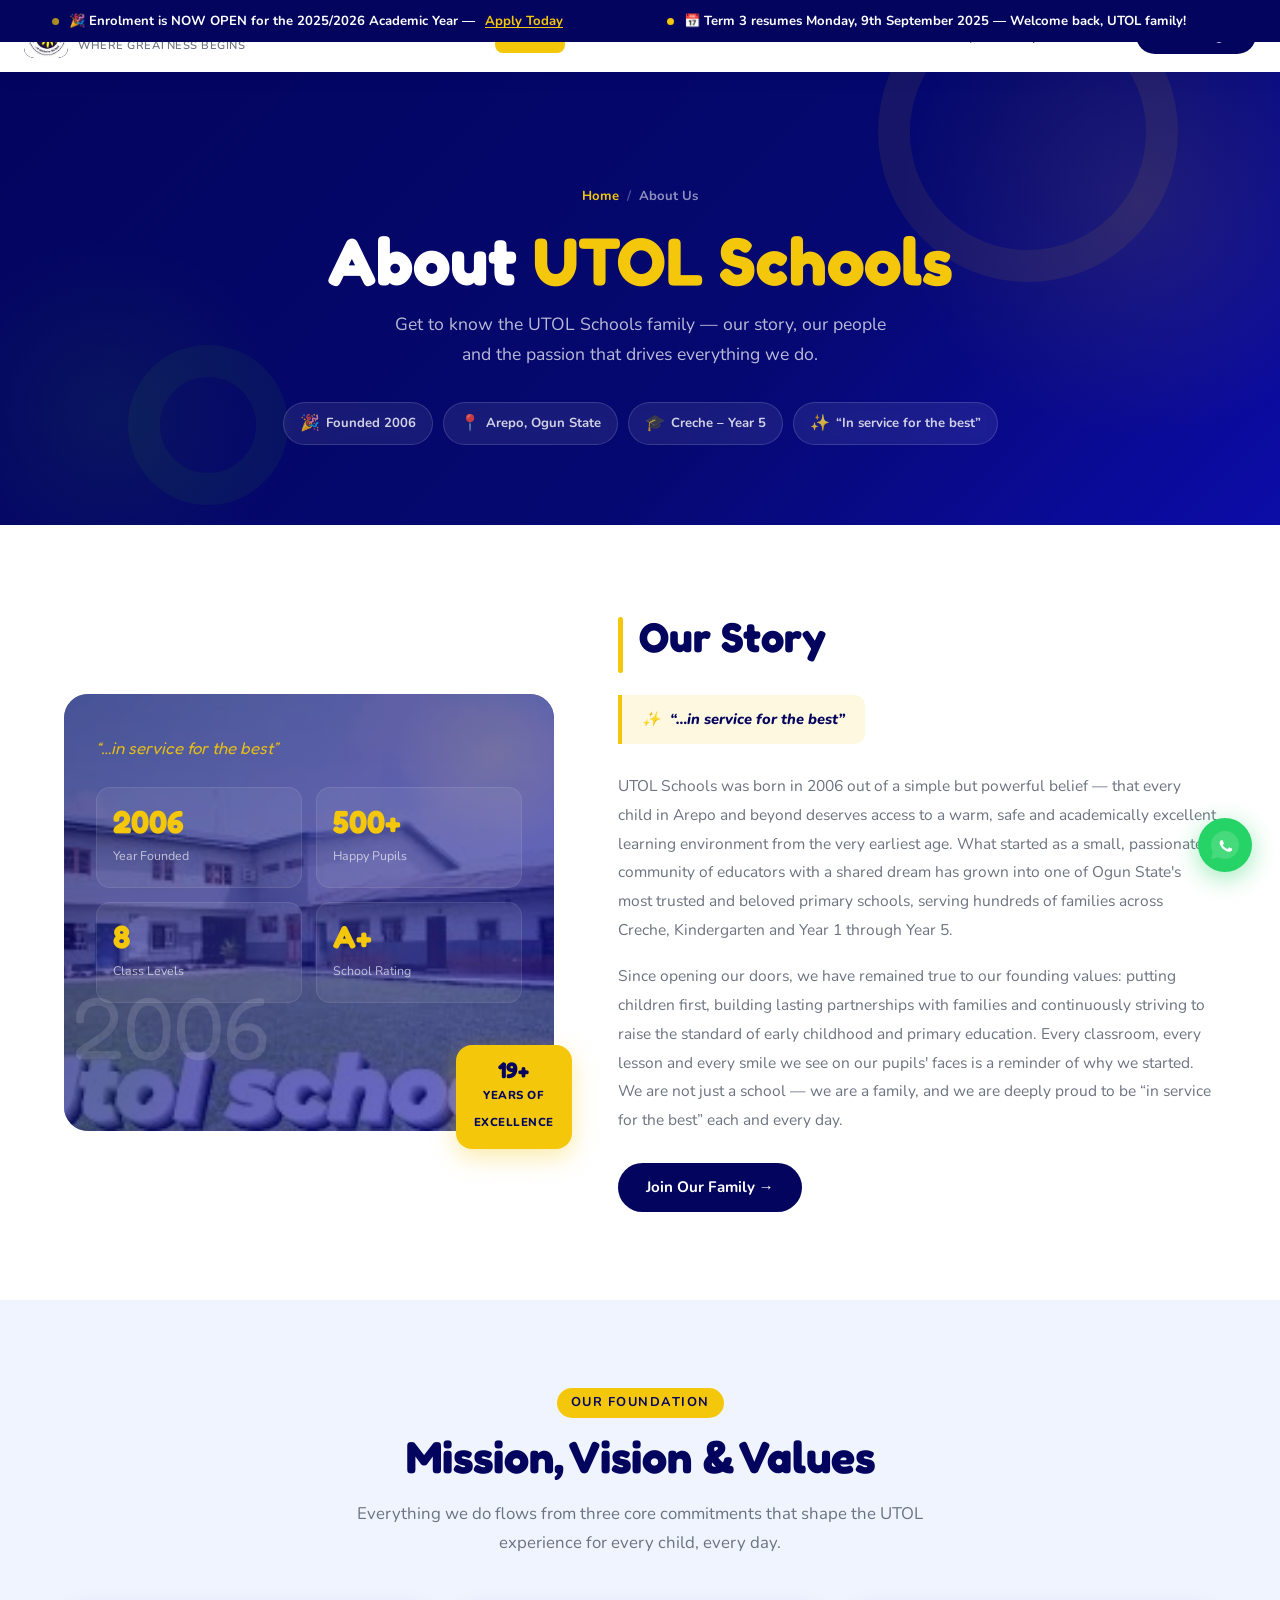
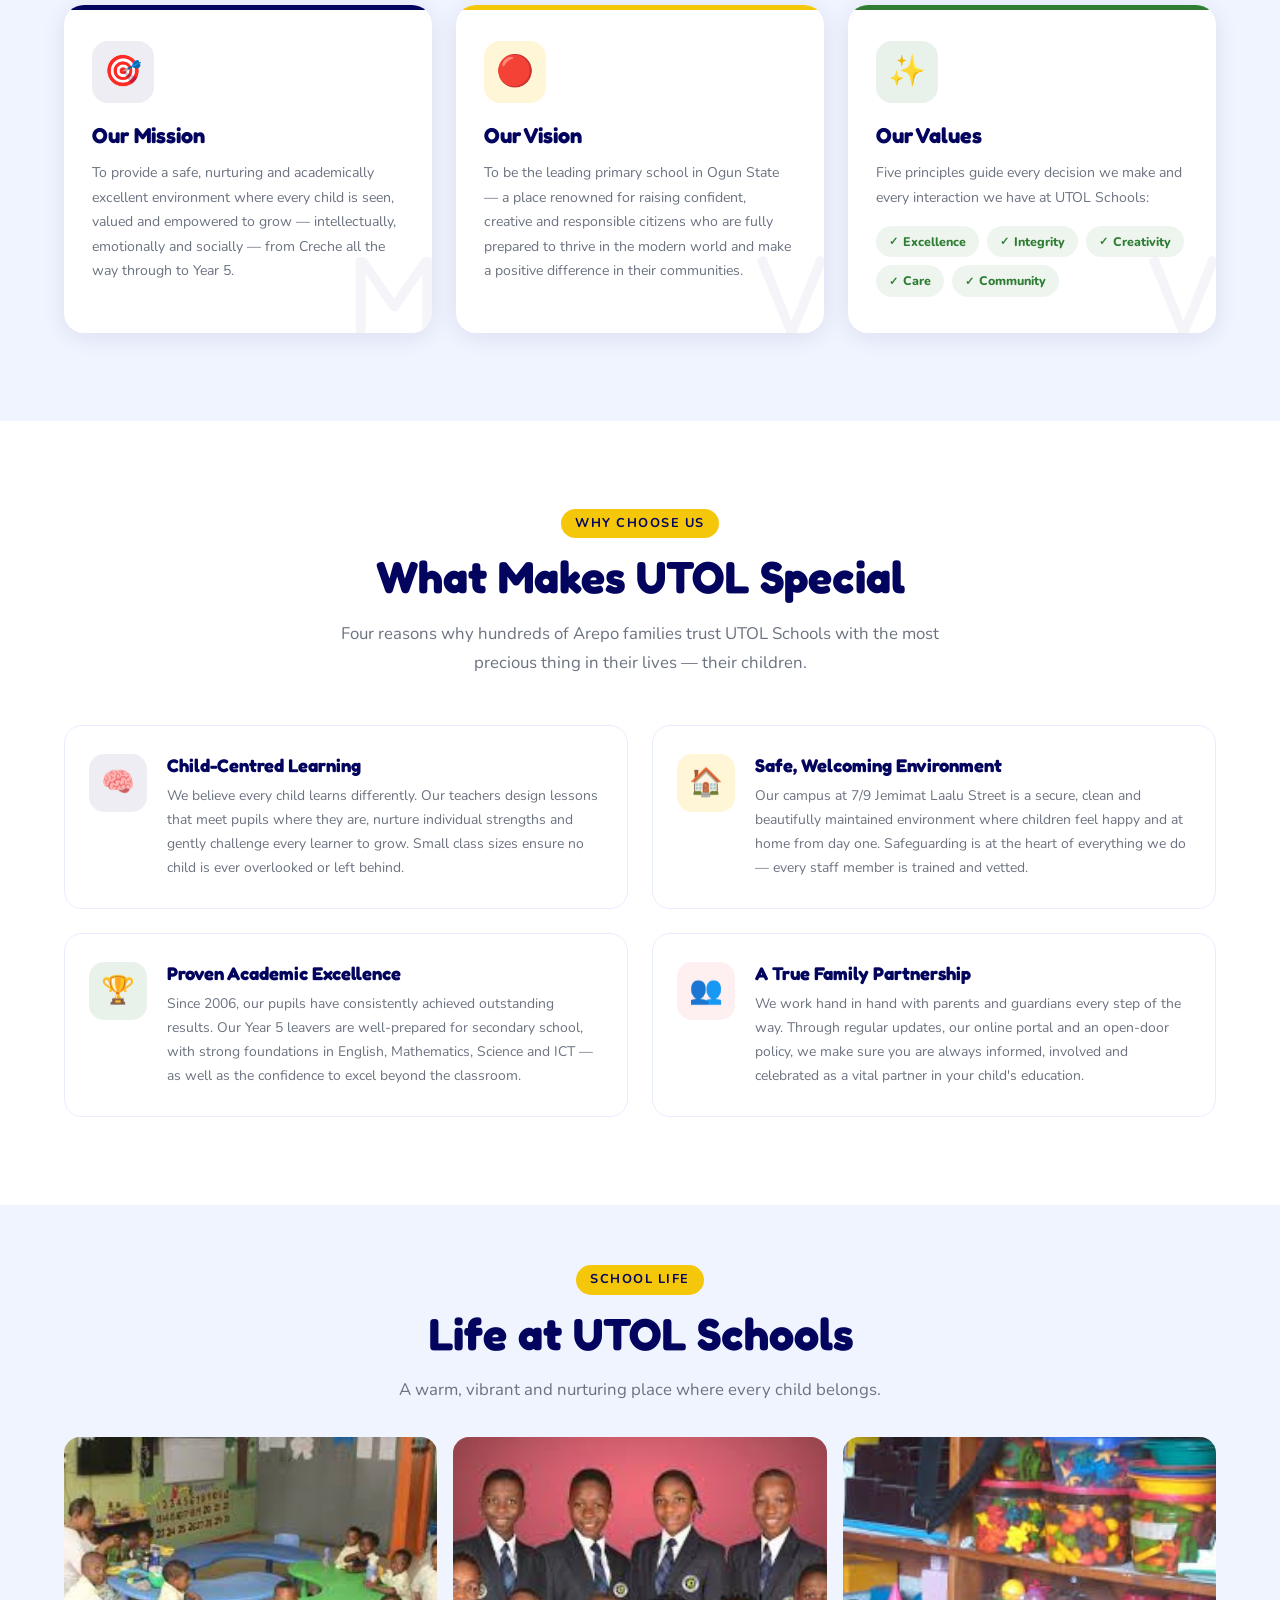
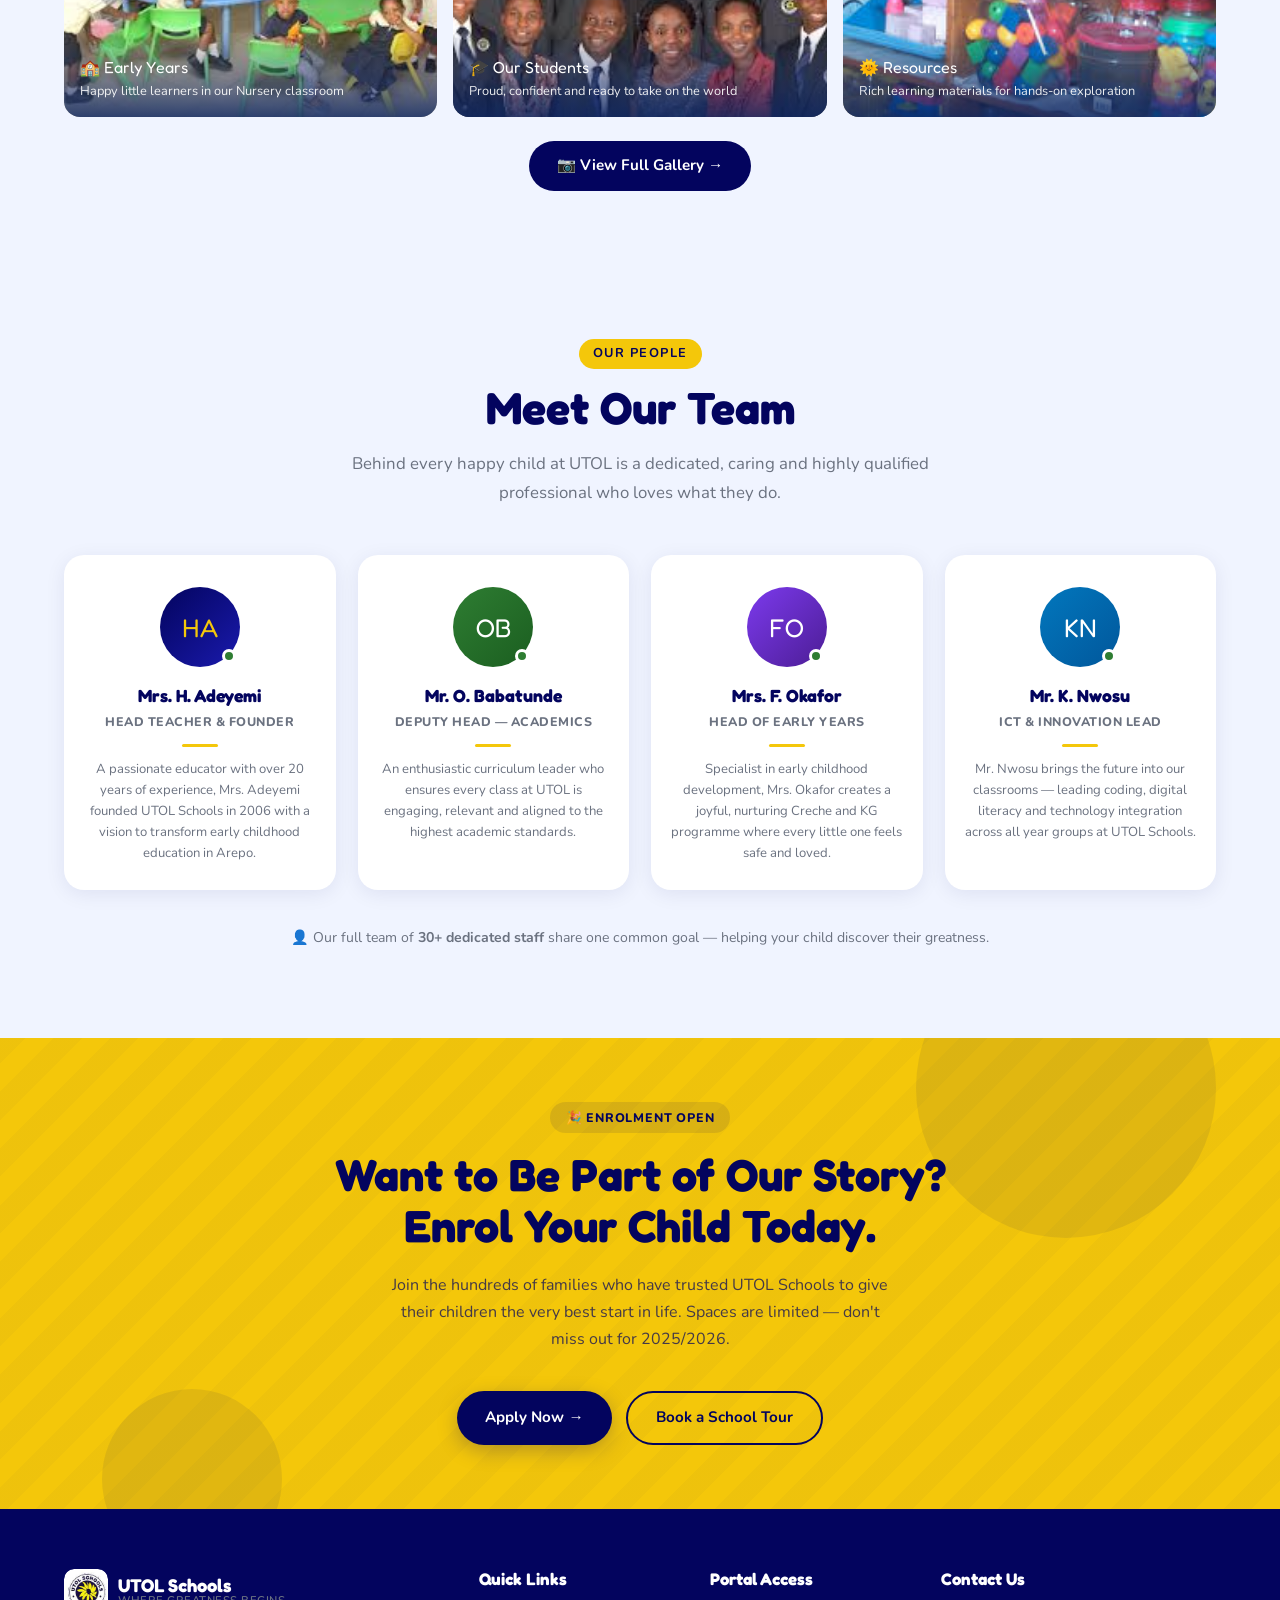
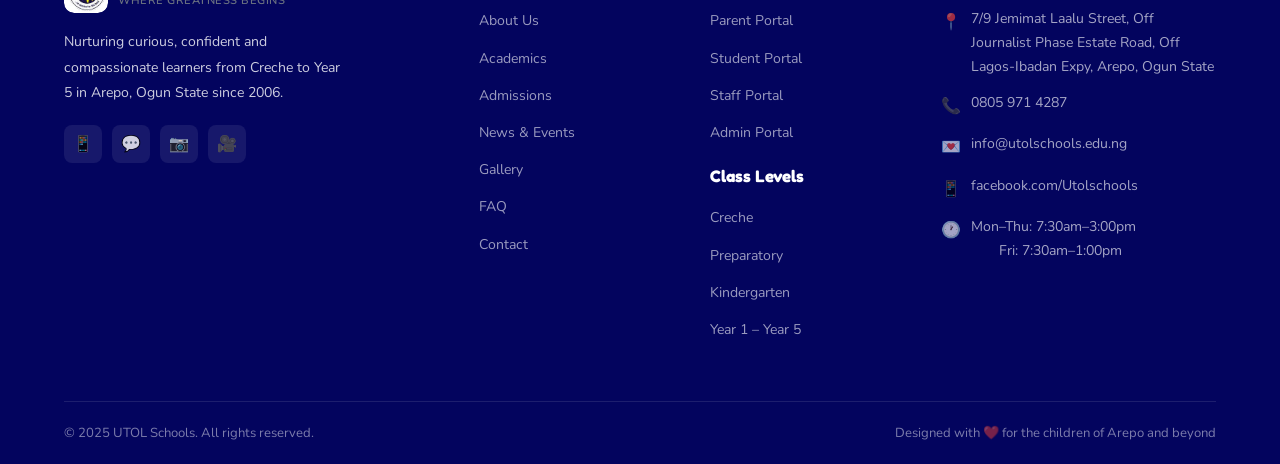
<file: about.html>
<!DOCTYPE html>
<html lang="en">
<head>
  <meta charset="UTF-8" />
  <meta name="viewport" content="width=device-width, initial-scale=1.0" />
  <title>About Us – UTOL Schools</title>
  <meta name="description" content="Learn the story behind UTOL Schools — founded in 2006 in Arepo, Ogun State, in service for the best. Meet our team, mission, vision and values." />
  <link rel="preconnect" href="https://fonts.googleapis.com" />
  <link rel="preconnect" href="https://fonts.gstatic.com" crossorigin />
  <link href="https://fonts.googleapis.com/css2?family=Fredoka+One&family=Nunito:wght@400;500;600;700;800&display=swap" rel="stylesheet" />
  <link rel="stylesheet" href="css/style.css" />

  <style>
    /* ---- About page active nav override ---- */
    .nav-links a.active {
      background: var(--yellow) !important;
      color: var(--navy) !important;
      border-radius: 8px;
      font-weight: 800;
    }

    /* ================================================
       PAGE HERO
    ================================================ */
    .about-hero {
      background: linear-gradient(135deg, var(--navy) 0%, #050870 60%, #0c0ca8 100%);
      padding: 140px 0 80px;
      position: relative;
      overflow: hidden;
      text-align: center;
    }
    .about-hero::before {
      content: '';
      position: absolute;
      top: -100px; right: -120px;
      width: 520px; height: 520px;
      background: radial-gradient(circle, rgba(244,199,10,0.10) 0%, transparent 65%);
      border-radius: 50%;
    }
    .about-hero::after {
      content: '';
      position: absolute;
      bottom: -80px; left: -80px;
      width: 380px; height: 380px;
      background: radial-gradient(circle, rgba(46,125,50,0.13) 0%, transparent 65%);
      border-radius: 50%;
    }
    /* Decorative ring */
    .about-hero .hero-ring {
      position: absolute;
      border-radius: 50%;
      border: 32px solid rgba(244,199,10,0.07);
    }
    .about-hero .hr1 { width: 300px; height: 300px; top: -60px; right: 8%; }
    .about-hero .hr2 { width: 160px; height: 160px; bottom: 20px; left: 10%; border-color: rgba(46,125,50,0.1); }

    .about-hero-inner {
      position: relative;
      z-index: 2;
    }
    .about-hero-breadcrumb {
      display: inline-flex;
      align-items: center;
      gap: 8px;
      font-size: 0.82rem;
      font-weight: 700;
      color: rgba(255,255,255,0.55);
      margin-bottom: 18px;
    }
    .about-hero-breadcrumb a { color: var(--yellow); transition: opacity 0.2s; }
    .about-hero-breadcrumb a:hover { opacity: 0.8; }
    .about-hero-breadcrumb .sep { color: rgba(255,255,255,0.3); }

    .about-hero h1 {
      font-family: 'Fredoka One', cursive;
      font-size: clamp(2.6rem, 6vw, 4.2rem);
      color: var(--white);
      margin-bottom: 14px;
      line-height: 1.05;
    }
    .about-hero h1 span { color: var(--yellow); }

    .about-hero-sub {
      font-family: 'Nunito', sans-serif;
      font-size: 1.1rem;
      color: rgba(255,255,255,0.72);
      max-width: 500px;
      margin: 0 auto 32px;
      line-height: 1.7;
    }

    .about-hero-chips {
      display: flex;
      gap: 10px;
      flex-wrap: wrap;
      justify-content: center;
    }
    .hero-chip {
      display: inline-flex;
      align-items: center;
      gap: 6px;
      background: rgba(255,255,255,0.08);
      border: 1px solid rgba(255,255,255,0.14);
      color: rgba(255,255,255,0.8);
      padding: 7px 16px;
      border-radius: 50px;
      font-family: 'Nunito', sans-serif;
      font-size: 0.82rem;
      font-weight: 700;
      backdrop-filter: blur(6px);
    }
    .hero-chip .chip-icon { font-size: 1rem; }

    /* ================================================
       OUR STORY
    ================================================ */
    .our-story { padding: 88px 0; background: var(--white); }

    .story-grid {
      display: grid;
      grid-template-columns: 0.9fr 1.1fr;
      gap: 64px;
      align-items: center;
    }

    /* Left decorative panel */
    .story-panel {
      position: relative;
    }
    .story-visual {
      background: linear-gradient(145deg, var(--navy) 0%, #1a1aad 100%);
      border-radius: 24px;
      padding: 40px 32px;
      color: var(--white);
      position: relative;
      overflow: hidden;
    }
    .story-visual::before {
      content: '';
      position: absolute;
      top: -40px; right: -40px;
      width: 200px; height: 200px;
      background: radial-gradient(circle, rgba(244,199,10,0.12) 0%, transparent 70%);
      border-radius: 50%;
    }
    .story-visual::after {
      content: '';
      position: absolute;
      bottom: -30px; left: -30px;
      width: 150px; height: 150px;
      background: radial-gradient(circle, rgba(46,125,50,0.15) 0%, transparent 70%);
      border-radius: 50%;
    }
    .story-tagline {
      font-family: 'Fredoka One', cursive;
      font-size: 1.05rem;
      color: var(--yellow);
      margin-bottom: 24px;
      opacity: 0.9;
      font-style: italic;
      position: relative;
      z-index: 1;
    }
    .story-year {
      font-family: 'Fredoka One', cursive;
      font-size: 5.5rem;
      line-height: 1;
      color: rgba(255,255,255,0.12);
      position: absolute;
      bottom: 20px;
      right: 24px;
      letter-spacing: -2px;
      z-index: 0;
    }
    .story-stat-grid {
      display: grid;
      grid-template-columns: 1fr 1fr;
      gap: 14px;
      position: relative;
      z-index: 1;
    }
    .story-stat {
      background: rgba(255,255,255,0.07);
      border-radius: 14px;
      padding: 18px 16px;
      border: 1px solid rgba(255,255,255,0.08);
    }
    .story-stat strong {
      font-family: 'Fredoka One', cursive;
      font-size: 2rem;
      color: var(--yellow);
      display: block;
      line-height: 1;
      margin-bottom: 4px;
    }
    .story-stat span {
      font-size: 0.78rem;
      color: rgba(255,255,255,0.65);
      font-family: 'Nunito', sans-serif;
    }
    /* Floating badge */
    .story-badge {
      position: absolute;
      bottom: -18px;
      right: -18px;
      background: var(--yellow);
      border-radius: 16px;
      padding: 14px 18px;
      box-shadow: 0 8px 24px rgba(244,199,10,0.35);
      text-align: center;
      z-index: 2;
    }
    .story-badge strong {
      font-family: 'Fredoka One', cursive;
      font-size: 1.4rem;
      color: var(--navy);
      display: block;
      line-height: 1;
    }
    .story-badge span {
      font-size: 0.72rem;
      font-weight: 800;
      color: var(--navy);
      text-transform: uppercase;
      letter-spacing: 0.5px;
    }

    /* Right: story text */
    .story-text {}
    .story-accent-heading {
      display: flex;
      align-items: flex-start;
      gap: 16px;
      margin-bottom: 22px;
    }
    .story-accent-bar {
      width: 5px;
      min-height: 56px;
      background: var(--yellow);
      border-radius: 4px;
      flex-shrink: 0;
      margin-top: 4px;
    }
    .story-accent-heading h2 {
      font-family: 'Fredoka One', cursive;
      font-size: clamp(1.9rem, 3.5vw, 2.6rem);
      color: var(--navy);
      line-height: 1.15;
      margin: 0;
    }

    .story-text p {
      font-family: 'Nunito', sans-serif;
      font-size: 0.97rem;
      color: var(--gray);
      line-height: 1.85;
      margin-bottom: 18px;
    }
    .story-text p:last-of-type { margin-bottom: 28px; }

    .story-tagline-inline {
      display: inline-flex;
      align-items: center;
      gap: 10px;
      background: rgba(244,199,10,0.12);
      border-left: 4px solid var(--yellow);
      border-radius: 0 10px 10px 0;
      padding: 12px 20px;
      font-family: 'Nunito', sans-serif;
      font-size: 0.92rem;
      font-weight: 800;
      color: var(--navy);
      font-style: italic;
      margin-bottom: 28px;
    }

    /* ================================================
       MISSION / VISION / VALUES
    ================================================ */
    .mvv-section { padding: 88px 0; background: var(--light); }

    .mvv-grid {
      display: grid;
      grid-template-columns: repeat(3, 1fr);
      gap: 24px;
      margin-top: 48px;
    }

    .mvv-card {
      background: var(--white);
      border-radius: 20px;
      padding: 36px 28px;
      box-shadow: 0 4px 24px rgba(3,4,94,0.09);
      position: relative;
      overflow: hidden;
      transition: transform 0.3s ease, box-shadow 0.3s ease;
    }
    .mvv-card:hover {
      transform: translateY(-6px);
      box-shadow: 0 14px 40px rgba(3,4,94,0.14);
    }
    .mvv-card::before {
      content: '';
      position: absolute;
      top: 0; left: 0; right: 0;
      height: 5px;
      border-radius: 20px 20px 0 0;
    }
    .mvv-mission::before { background: var(--navy); }
    .mvv-vision::before  { background: var(--yellow); }
    .mvv-values::before  { background: var(--green); }

    /* Watermark letter */
    .mvv-card .mvv-wm {
      position: absolute;
      bottom: -16px; right: -8px;
      font-family: 'Fredoka One', cursive;
      font-size: 7rem;
      line-height: 1;
      color: var(--navy);
      opacity: 0.04;
      pointer-events: none;
    }

    .mvv-icon-wrap {
      width: 62px; height: 62px;
      border-radius: 16px;
      display: flex;
      align-items: center;
      justify-content: center;
      font-size: 1.9rem;
      margin-bottom: 20px;
    }
    .mvv-mission .mvv-icon-wrap { background: rgba(3,4,94,0.07); }
    .mvv-vision  .mvv-icon-wrap { background: rgba(244,199,10,0.16); }
    .mvv-values  .mvv-icon-wrap { background: rgba(46,125,50,0.1); }

    .mvv-card h3 {
      font-family: 'Fredoka One', cursive;
      font-size: 1.35rem;
      color: var(--navy);
      margin-bottom: 12px;
    }
    .mvv-card p {
      font-family: 'Nunito', sans-serif;
      font-size: 0.88rem;
      color: var(--gray);
      line-height: 1.75;
      margin-bottom: 0;
    }

    /* Values pill list */
    .values-pills {
      display: flex;
      flex-wrap: wrap;
      gap: 8px;
      margin-top: 16px;
    }
    .val-pill {
      display: inline-flex;
      align-items: center;
      gap: 5px;
      background: rgba(46,125,50,0.08);
      color: var(--green);
      padding: 5px 13px;
      border-radius: 50px;
      font-family: 'Nunito', sans-serif;
      font-size: 0.78rem;
      font-weight: 800;
    }
    .val-pill::before { content: '✓'; font-size: 0.7rem; }

    /* ================================================
       WHY UTOL
    ================================================ */
    .why-section { padding: 88px 0; background: var(--white); }

    .why-about-grid {
      display: grid;
      grid-template-columns: repeat(2, 1fr);
      gap: 24px;
      margin-top: 48px;
    }

    .why-about-card {
      display: flex;
      align-items: flex-start;
      gap: 20px;
      background: var(--white);
      border: 1.5px solid #e8ecff;
      border-radius: 18px;
      padding: 28px 24px;
      transition: border-color 0.3s ease, box-shadow 0.3s ease, transform 0.3s ease;
      position: relative;
      overflow: hidden;
    }
    .why-about-card::after {
      content: '';
      position: absolute;
      inset: 0;
      background: var(--light);
      opacity: 0;
      transition: opacity 0.3s ease;
      z-index: 0;
      border-radius: 18px;
    }
    .why-about-card:hover {
      border-color: var(--navy);
      box-shadow: 0 8px 32px rgba(3,4,94,0.1);
      transform: translateY(-4px);
    }
    .why-about-card:hover::after { opacity: 1; }

    .wa-icon-box {
      width: 58px; height: 58px;
      border-radius: 15px;
      display: flex;
      align-items: center;
      justify-content: center;
      font-size: 1.7rem;
      flex-shrink: 0;
      position: relative;
      z-index: 1;
    }
    .wai-1 { background: rgba(3,4,94,0.07); }
    .wai-2 { background: rgba(244,199,10,0.16); }
    .wai-3 { background: rgba(46,125,50,0.1); }
    .wai-4 { background: rgba(239,68,68,0.08); }

    .why-about-body { position: relative; z-index: 1; }
    .why-about-body h3 {
      font-family: 'Fredoka One', cursive;
      font-size: 1.15rem;
      color: var(--navy);
      margin-bottom: 8px;
    }
    .why-about-body p {
      font-family: 'Nunito', sans-serif;
      font-size: 0.87rem;
      color: var(--gray);
      line-height: 1.72;
      margin: 0;
    }

    /* ================================================
       MEET OUR TEAM
    ================================================ */
    .team-section { padding: 88px 0; background: var(--light); }

    .team-about-grid {
      display: grid;
      grid-template-columns: repeat(4, 1fr);
      gap: 22px;
      margin-top: 48px;
    }

    .team-about-card {
      background: var(--white);
      border-radius: 20px;
      padding: 32px 20px 26px;
      text-align: center;
      box-shadow: 0 4px 20px rgba(3,4,94,0.08);
      transition: transform 0.3s ease, box-shadow 0.3s ease;
      position: relative;
      overflow: hidden;
    }
    .team-about-card::before {
      content: '';
      position: absolute;
      top: 0; left: 0; right: 0;
      height: 4px;
      border-radius: 20px 20px 0 0;
      background: var(--navy);
      transform: scaleX(0);
      transform-origin: left;
      transition: transform 0.3s ease;
    }
    .team-about-card:hover { transform: translateY(-6px); box-shadow: 0 16px 40px rgba(3,4,94,0.14); }
    .team-about-card:hover::before { transform: scaleX(1); }

    .team-avatar-circle {
      width: 80px; height: 80px;
      border-radius: 50%;
      display: flex;
      align-items: center;
      justify-content: center;
      font-family: 'Fredoka One', cursive;
      font-size: 1.6rem;
      margin: 0 auto 18px;
      position: relative;
    }
    /* Colour variants */
    .tav-1 { background: linear-gradient(135deg, var(--navy) 0%, #1a1aad 100%); color: var(--yellow); }
    .tav-2 { background: linear-gradient(135deg, var(--green) 0%, #1b5e20 100%); color: #fff; }
    .tav-3 { background: linear-gradient(135deg, #7c3aed 0%, #4c1d95 100%); color: #fff; }
    .tav-4 { background: linear-gradient(135deg, #0277bd 0%, #01579b 100%); color: #fff; }

    /* Small online dot */
    .team-avatar-circle::after {
      content: '';
      position: absolute;
      bottom: 4px; right: 4px;
      width: 14px; height: 14px;
      background: var(--green);
      border-radius: 50%;
      border: 3px solid var(--white);
    }

    .team-about-card h3 {
      font-family: 'Fredoka One', cursive;
      font-size: 1.1rem;
      color: var(--navy);
      margin-bottom: 4px;
    }
    .team-role {
      font-family: 'Nunito', sans-serif;
      font-size: 0.78rem;
      font-weight: 800;
      text-transform: uppercase;
      letter-spacing: 0.5px;
      color: var(--gray);
      margin-bottom: 12px;
      display: block;
    }

    /* Divider */
    .team-about-card .team-divider {
      width: 36px;
      height: 3px;
      background: var(--yellow);
      border-radius: 2px;
      margin: 12px auto;
    }

    .team-about-card .team-desc {
      font-family: 'Nunito', sans-serif;
      font-size: 0.82rem;
      color: var(--gray);
      line-height: 1.6;
      margin: 0;
    }

    /* ================================================
       ABOUT CTA STRIP
    ================================================ */
    .about-cta {
      background: var(--yellow);
      padding: 64px 0;
      position: relative;
      overflow: hidden;
    }
    .about-cta::before {
      content: '';
      position: absolute; inset: 0;
      background: repeating-linear-gradient(
        -45deg, transparent, transparent 20px,
        rgba(3,4,94,0.025) 20px, rgba(3,4,94,0.025) 40px
      );
    }
    /* Decorative circles */
    .about-cta .cta-circle {
      position: absolute;
      border-radius: 50%;
      opacity: 0.08;
    }
    .about-cta .cc1 { width: 300px; height: 300px; background: var(--navy); top: -100px; right: 5%; }
    .about-cta .cc2 { width: 180px; height: 180px; background: var(--navy); bottom: -60px; left: 8%; }

    .about-cta-inner {
      position: relative;
      z-index: 1;
      display: flex;
      flex-direction: column;
      align-items: center;
      text-align: center;
      gap: 10px;
    }
    .about-cta-inner .cta-tag {
      display: inline-flex;
      align-items: center;
      gap: 6px;
      background: rgba(3,4,94,0.1);
      color: var(--navy);
      padding: 5px 16px;
      border-radius: 50px;
      font-family: 'Nunito', sans-serif;
      font-size: 0.78rem;
      font-weight: 800;
      text-transform: uppercase;
      letter-spacing: 0.8px;
      margin-bottom: 6px;
    }
    .about-cta-inner h2 {
      font-family: 'Fredoka One', cursive;
      font-size: clamp(1.9rem, 4vw, 2.8rem);
      color: var(--navy);
      line-height: 1.15;
      max-width: 620px;
      margin: 0 auto 10px;
    }
    .about-cta-inner p {
      font-family: 'Nunito', sans-serif;
      font-size: 1rem;
      color: rgba(3,4,94,0.72);
      max-width: 500px;
      margin: 0 auto 28px;
      line-height: 1.7;
    }
    .about-cta-btns {
      display: flex;
      gap: 14px;
      flex-wrap: wrap;
      justify-content: center;
    }

    /* ================================================
       RESPONSIVE
    ================================================ */
    @media (max-width: 1024px) {
      .story-grid      { grid-template-columns: 1fr; gap: 44px; }
      .story-panel     { max-width: 480px; margin: 0 auto; }
      .mvv-grid        { grid-template-columns: 1fr; }
      .why-about-grid  { grid-template-columns: 1fr; }
      .team-about-grid { grid-template-columns: repeat(2, 1fr); }
    }
    @media (max-width: 768px) {
      .about-hero      { padding: 120px 0 64px; }
      .about-hero h1   { font-size: 2.4rem; }
      .team-about-grid { grid-template-columns: repeat(2, 1fr); }
      .about-cta-btns  { flex-direction: column; align-items: center; }
      .story-badge     { bottom: -12px; right: -8px; }
    }
    @media (max-width: 480px) {
      .team-about-grid  { grid-template-columns: 1fr; }
      .about-hero-chips { gap: 8px; }
      .hero-chip        { font-size: 0.75rem; padding: 5px 12px; }
      .why-about-card   { flex-direction: column; }
    }
  </style>
</head>
<body>

<!-- ============================================================
     ANNOUNCEMENT BAR
============================================================ -->
<div class="announcement-bar" role="marquee" aria-label="School announcements">
  <div class="announcement-track">
    <div class="announcement-item"><span class="ann-dot"></span>&#127881; Enrolment is NOW OPEN for the 2025/2026 Academic Year &mdash; <a href="admissions.html">Apply Today</a></div>
    <div class="announcement-item"><span class="ann-dot"></span>&#128197; Term 3 resumes Monday, 9th September 2025 &mdash; Welcome back, UTOL family!</div>
    <div class="announcement-item"><span class="ann-dot"></span>&#127942; UTOL wins Best Primary School Award 2024 &mdash; Congratulations to our students &amp; staff!</div>
    <div class="announcement-item"><span class="ann-dot"></span>&#128222; Admissions Enquiries: <a href="tel:08059714287">0805 971 4287</a></div>
    <div class="announcement-item"><span class="ann-dot"></span>&#128336; School Hours: Mon&ndash;Thu 7:30am&ndash;3:00pm &nbsp;|&nbsp; Fri 7:30am&ndash;1:00pm</div>
    <div class="announcement-item"><span class="ann-dot"></span>&#127968; Visit us at 7/9 Jemimat Laalu Street, Arepo, Ogun State</div>
    <!-- duplicate for seamless loop -->
    <div class="announcement-item"><span class="ann-dot"></span>&#127881; Enrolment is NOW OPEN for the 2025/2026 Academic Year &mdash; <a href="admissions.html">Apply Today</a></div>
    <div class="announcement-item"><span class="ann-dot"></span>&#128197; Term 3 resumes Monday, 9th September 2025 &mdash; Welcome back, UTOL family!</div>
    <div class="announcement-item"><span class="ann-dot"></span>&#127942; UTOL wins Best Primary School Award 2024 &mdash; Congratulations to our students &amp; staff!</div>
    <div class="announcement-item"><span class="ann-dot"></span>&#128222; Admissions Enquiries: <a href="tel:08059714287">0805 971 4287</a></div>
    <div class="announcement-item"><span class="ann-dot"></span>&#128336; School Hours: Mon&ndash;Thu 7:30am&ndash;3:00pm &nbsp;|&nbsp; Fri 7:30am&ndash;1:00pm</div>
    <div class="announcement-item"><span class="ann-dot"></span>&#127968; Visit us at 7/9 Jemimat Laalu Street, Arepo, Ogun State</div>
  </div>
</div>

<!-- ============================================================
     STICKY NAVBAR
============================================================ -->
<nav class="navbar" id="navbar">
  <div class="nav-container">
    <a href="index.html" class="nav-logo" aria-label="UTOL Schools home">
      <div class="nav-logo-icon"><img src="images/logo.jpeg" alt="UTOL Schools Logo" /></div>
      <div class="nav-logo-text">
        <strong>UTOL Schools</strong>
        <span>Where Greatness Begins</span>
      </div>
    </a>

    <ul class="nav-links" id="navLinks" role="menubar">
      <li role="none"><a href="index.html"        role="menuitem">Home</a></li>
      <li role="none"><a href="about.html"  class="active" role="menuitem">About</a></li>
      <li role="none"><a href="academics.html"    role="menuitem">Academics</a></li>
      <li role="none"><a href="admissions.html"   role="menuitem">Admissions</a></li>
      <li role="none"><a href="news.html"         role="menuitem">News &amp; Events</a></li>
      <li role="none"><a href="gallery.html"      role="menuitem">Gallery</a></li>
      <li role="none"><a href="faq.html"          role="menuitem">FAQ</a></li>
      <li role="none"><a href="contact.html"      role="menuitem">Contact</a></li>
      <li role="none"><a href="portal/login.html?portal=1" class="nav-portal-btn" role="menuitem">Portal Login</a></li>
    </ul>

    <button class="nav-hamburger" id="hamburger" aria-label="Toggle navigation menu" aria-expanded="false">
      <span></span><span></span><span></span>
    </button>
  </div>
</nav>

<!-- ============================================================
     1. PAGE HERO
============================================================ -->
<section class="about-hero">
  <div class="hero-ring hr1" aria-hidden="true"></div>
  <div class="hero-ring hr2" aria-hidden="true"></div>

  <div class="container">
    <div class="about-hero-inner">

      <!-- Breadcrumb -->
      <div class="about-hero-breadcrumb">
        <a href="index.html">Home</a>
        <span class="sep">/</span>
        <span>About Us</span>
      </div>

      <h1>About <span>UTOL Schools</span></h1>
      <p class="about-hero-sub">Get to know the UTOL Schools family &mdash; our story, our people and the passion that drives everything we do.</p>

      <!-- Info chips -->
      <div class="about-hero-chips">
        <span class="hero-chip"><span class="chip-icon">&#127881;</span> Founded 2006</span>
        <span class="hero-chip"><span class="chip-icon">&#128205;</span> Arepo, Ogun State</span>
        <span class="hero-chip"><span class="chip-icon">&#127891;</span> Creche &ndash; Year 5</span>
        <span class="hero-chip"><span class="chip-icon">&#10024;</span> &ldquo;In service for the best&rdquo;</span>
      </div>

    </div>
  </div>
</section>

<!-- ============================================================
     2. OUR STORY
============================================================ -->
<section class="our-story" id="story">
  <div class="container">
    <div class="story-grid">

      <!-- Left: Visual panel -->
      <div class="story-panel">
        <div class="story-visual" style="position:relative;overflow:hidden;min-height:320px;">
          <!-- Campus photo background -->
          <img src="images/gallery4.jpeg" alt="UTOL Schools campus building" style="position:absolute;inset:0;width:100%;height:100%;object-fit:cover;border-radius:inherit;opacity:0.35;" />
          <p class="story-tagline" style="position:relative;z-index:1;">&ldquo;&hellip;in service for the best&rdquo;</p>

          <div class="story-stat-grid" style="position:relative;z-index:1;">
            <div class="story-stat">
              <strong>2006</strong>
              <span>Year Founded</span>
            </div>
            <div class="story-stat">
              <strong>500+</strong>
              <span>Happy Pupils</span>
            </div>
            <div class="story-stat">
              <strong>8</strong>
              <span>Class Levels</span>
            </div>
            <div class="story-stat">
              <strong>A+</strong>
              <span>School Rating</span>
            </div>
          </div>

          <div class="story-year" aria-hidden="true" style="position:relative;z-index:1;">2006</div>
        </div>

        <!-- Floating badge -->
        <div class="story-badge">
          <strong>19+</strong>
          <span>Years of<br>Excellence</span>
        </div>
      </div>

      <!-- Right: Story text -->
      <div class="story-text">
        <div class="story-accent-heading">
          <div class="story-accent-bar" aria-hidden="true"></div>
          <h2>Our Story</h2>
        </div>

        <div class="story-tagline-inline">
          <span>&#10024;</span> &ldquo;&hellip;in service for the best&rdquo;
        </div>

        <p>
          UTOL Schools was born in 2006 out of a simple but powerful belief &mdash; that every child in Arepo and beyond deserves access to a warm, safe and academically excellent learning environment from the very earliest age. What started as a small, passionate community of educators with a shared dream has grown into one of Ogun State's most trusted and beloved primary schools, serving hundreds of families across Creche, Kindergarten and Year 1 through Year 5.
        </p>
        <p>
          Since opening our doors, we have remained true to our founding values: putting children first, building lasting partnerships with families and continuously striving to raise the standard of early childhood and primary education. Every classroom, every lesson and every smile we see on our pupils' faces is a reminder of why we started. We are not just a school &mdash; we are a family, and we are deeply proud to be &ldquo;in service for the best&rdquo; each and every day.
        </p>

        <a href="admissions.html" class="btn btn-navy">Join Our Family &rarr;</a>
      </div>

    </div>
  </div>
</section>

<!-- ============================================================
     3. MISSION, VISION & VALUES
============================================================ -->
<section class="mvv-section" id="mission">
  <div class="container">
    <div class="text-center">
      <span class="section-tag">Our Foundation</span>
      <h2 class="section-title">Mission, Vision &amp; Values</h2>
      <p class="section-subtitle">Everything we do flows from three core commitments that shape the UTOL experience for every child, every day.</p>
    </div>

    <div class="mvv-grid">

      <!-- Mission -->
      <div class="mvv-card mvv-mission">
        <span class="mvv-wm" aria-hidden="true">M</span>
        <div class="mvv-icon-wrap">&#127919;</div>
        <h3>Our Mission</h3>
        <p>
          To provide a safe, nurturing and academically excellent environment where every child is seen, valued and empowered to grow &mdash; intellectually, emotionally and socially &mdash; from Creche all the way through to Year 5.
        </p>
      </div>

      <!-- Vision -->
      <div class="mvv-card mvv-vision">
        <span class="mvv-wm" aria-hidden="true">V</span>
        <div class="mvv-icon-wrap">&#128308;</div>
        <h3>Our Vision</h3>
        <p>
          To be the leading primary school in Ogun State &mdash; a place renowned for raising confident, creative and responsible citizens who are fully prepared to thrive in the modern world and make a positive difference in their communities.
        </p>
      </div>

      <!-- Values -->
      <div class="mvv-card mvv-values">
        <span class="mvv-wm" aria-hidden="true">V</span>
        <div class="mvv-icon-wrap">&#10024;</div>
        <h3>Our Values</h3>
        <p>Five principles guide every decision we make and every interaction we have at UTOL Schools:</p>
        <div class="values-pills">
          <span class="val-pill">Excellence</span>
          <span class="val-pill">Integrity</span>
          <span class="val-pill">Creativity</span>
          <span class="val-pill">Care</span>
          <span class="val-pill">Community</span>
        </div>
      </div>

    </div>
  </div>
</section>

<!-- ============================================================
     4. WHY UTOL
============================================================ -->
<section class="why-section" id="why-utol">
  <div class="container">
    <div class="text-center">
      <span class="section-tag">Why Choose Us</span>
      <h2 class="section-title">What Makes UTOL Special</h2>
      <p class="section-subtitle">Four reasons why hundreds of Arepo families trust UTOL Schools with the most precious thing in their lives &mdash; their children.</p>
    </div>

    <div class="why-about-grid">

      <!-- Block 1 -->
      <div class="why-about-card">
        <div class="wa-icon-box wai-1">&#129504;</div>
        <div class="why-about-body">
          <h3>Child-Centred Learning</h3>
          <p>We believe every child learns differently. Our teachers design lessons that meet pupils where they are, nurture individual strengths and gently challenge every learner to grow. Small class sizes ensure no child is ever overlooked or left behind.</p>
        </div>
      </div>

      <!-- Block 2 -->
      <div class="why-about-card">
        <div class="wa-icon-box wai-2">&#127968;</div>
        <div class="why-about-body">
          <h3>Safe, Welcoming Environment</h3>
          <p>Our campus at 7/9 Jemimat Laalu Street is a secure, clean and beautifully maintained environment where children feel happy and at home from day one. Safeguarding is at the heart of everything we do &mdash; every staff member is trained and vetted.</p>
        </div>
      </div>

      <!-- Block 3 -->
      <div class="why-about-card">
        <div class="wa-icon-box wai-3">&#127942;</div>
        <div class="why-about-body">
          <h3>Proven Academic Excellence</h3>
          <p>Since 2006, our pupils have consistently achieved outstanding results. Our Year 5 leavers are well-prepared for secondary school, with strong foundations in English, Mathematics, Science and ICT &mdash; as well as the confidence to excel beyond the classroom.</p>
        </div>
      </div>

      <!-- Block 4 -->
      <div class="why-about-card">
        <div class="wa-icon-box wai-4">&#128101;</div>
        <div class="why-about-body">
          <h3>A True Family Partnership</h3>
          <p>We work hand in hand with parents and guardians every step of the way. Through regular updates, our online portal and an open-door policy, we make sure you are always informed, involved and celebrated as a vital partner in your child's education.</p>
        </div>
      </div>

    </div>
  </div>
</section>

<!-- ============================================================
     4b. SCHOOL LIFE IN PICTURES
============================================================ -->
<section style="padding:60px 0;background:var(--light);">
  <div class="container">
    <div class="text-center" style="margin-bottom:32px;">
      <span class="section-tag">School Life</span>
      <h2 class="section-title">Life at UTOL Schools</h2>
      <p class="section-subtitle">A warm, vibrant and nurturing place where every child belongs.</p>
    </div>
    <div style="display:grid;grid-template-columns:1fr 1fr 1fr;gap:16px;">
      <!-- Nursery classroom – tall left card -->
      <div style="border-radius:16px;overflow:hidden;position:relative;grid-row:span 1;">
        <img src="images/gallery1.jpeg" alt="UTOL Nursery classroom with children at colourful tables"
          style="width:100%;height:280px;object-fit:cover;display:block;transition:transform 0.4s;"
          onmouseover="this.style.transform='scale(1.04)'" onmouseout="this.style.transform='scale(1)'" />
        <div style="position:absolute;bottom:0;left:0;right:0;background:linear-gradient(transparent,rgba(13,37,96,0.85));padding:20px 16px 14px;color:#fff;">
          <div style="font-family:'Fredoka One',cursive;font-size:1rem;">&#127979; Early Years</div>
          <div style="font-family:'Nunito',sans-serif;font-size:0.8rem;opacity:0.9;">Happy little learners in our Nursery classroom</div>
        </div>
      </div>
      <!-- Students in uniform – centre -->
      <div style="border-radius:16px;overflow:hidden;position:relative;">
        <img src="images/gallery2.jpeg" alt="UTOL students in school uniform group photo"
          style="width:100%;height:280px;object-fit:cover;display:block;transition:transform 0.4s;"
          onmouseover="this.style.transform='scale(1.04)'" onmouseout="this.style.transform='scale(1)'" />
        <div style="position:absolute;bottom:0;left:0;right:0;background:linear-gradient(transparent,rgba(13,37,96,0.85));padding:20px 16px 14px;color:#fff;">
          <div style="font-family:'Fredoka One',cursive;font-size:1rem;">&#127891; Our Students</div>
          <div style="font-family:'Nunito',sans-serif;font-size:0.8rem;opacity:0.9;">Proud, confident and ready to take on the world</div>
        </div>
      </div>
      <!-- Learning materials – right -->
      <div style="border-radius:16px;overflow:hidden;position:relative;">
        <img src="images/gallery3.jpeg" alt="UTOL Schools educational toys and learning materials"
          style="width:100%;height:280px;object-fit:cover;display:block;transition:transform 0.4s;"
          onmouseover="this.style.transform='scale(1.04)'" onmouseout="this.style.transform='scale(1)'" />
        <div style="position:absolute;bottom:0;left:0;right:0;background:linear-gradient(transparent,rgba(13,37,96,0.85));padding:20px 16px 14px;color:#fff;">
          <div style="font-family:'Fredoka One',cursive;font-size:1rem;">&#127774; Resources</div>
          <div style="font-family:'Nunito',sans-serif;font-size:0.8rem;opacity:0.9;">Rich learning materials for hands-on exploration</div>
        </div>
      </div>
    </div>
    <div style="text-align:center;margin-top:24px;">
      <a href="gallery.html" class="btn btn-navy">&#128247; View Full Gallery &rarr;</a>
    </div>
  </div>
</section>

<!-- ============================================================
     5. MEET OUR TEAM
============================================================ -->
<section class="team-section" id="team">
  <div class="container">
    <div class="text-center">
      <span class="section-tag">Our People</span>
      <h2 class="section-title">Meet Our Team</h2>
      <p class="section-subtitle">Behind every happy child at UTOL is a dedicated, caring and highly qualified professional who loves what they do.</p>
    </div>

    <div class="team-about-grid">

      <!-- Card 1 -->
      <div class="team-about-card">
        <div class="team-avatar-circle tav-1">HA</div>
        <h3>Mrs. H. Adeyemi</h3>
        <span class="team-role">Head Teacher &amp; Founder</span>
        <div class="team-divider"></div>
        <p class="team-desc">A passionate educator with over 20 years of experience, Mrs. Adeyemi founded UTOL Schools in 2006 with a vision to transform early childhood education in Arepo.</p>
      </div>

      <!-- Card 2 -->
      <div class="team-about-card">
        <div class="team-avatar-circle tav-2">OB</div>
        <h3>Mr. O. Babatunde</h3>
        <span class="team-role">Deputy Head &mdash; Academics</span>
        <div class="team-divider"></div>
        <p class="team-desc">An enthusiastic curriculum leader who ensures every class at UTOL is engaging, relevant and aligned to the highest academic standards.</p>
      </div>

      <!-- Card 3 -->
      <div class="team-about-card">
        <div class="team-avatar-circle tav-3">FO</div>
        <h3>Mrs. F. Okafor</h3>
        <span class="team-role">Head of Early Years</span>
        <div class="team-divider"></div>
        <p class="team-desc">Specialist in early childhood development, Mrs. Okafor creates a joyful, nurturing Creche and KG programme where every little one feels safe and loved.</p>
      </div>

      <!-- Card 4 -->
      <div class="team-about-card">
        <div class="team-avatar-circle tav-4">KN</div>
        <h3>Mr. K. Nwosu</h3>
        <span class="team-role">ICT &amp; Innovation Lead</span>
        <div class="team-divider"></div>
        <p class="team-desc">Mr. Nwosu brings the future into our classrooms &mdash; leading coding, digital literacy and technology integration across all year groups at UTOL Schools.</p>
      </div>

    </div>

    <!-- Sub note -->
    <p style="text-align:center;margin-top:36px;font-size:0.88rem;color:var(--gray);">
      &#128100; Our full team of <strong>30+ dedicated staff</strong> share one common goal &mdash; helping your child discover their greatness.
    </p>

  </div>
</section>

<!-- ============================================================
     6. CTA STRIP
============================================================ -->
<section class="about-cta">
  <div class="cta-circle cc1" aria-hidden="true"></div>
  <div class="cta-circle cc2" aria-hidden="true"></div>

  <div class="container">
    <div class="about-cta-inner">
      <span class="cta-tag">&#127881; Enrolment Open</span>
      <h2>Want to Be Part of Our Story?<br>Enrol Your Child Today.</h2>
      <p>Join the hundreds of families who have trusted UTOL Schools to give their children the very best start in life. Spaces are limited &mdash; don't miss out for 2025/2026.</p>
      <div class="about-cta-btns">
        <a href="admissions.html" class="btn btn-navy btn-strip-primary">Apply Now &rarr;</a>
        <a href="contact.html"   class="btn btn-strip-outline">Book a School Tour</a>
      </div>
    </div>
  </div>
</section>

<!-- ============================================================
     FOOTER
============================================================ -->
<footer class="footer">
  <div class="container">
    <div class="footer-grid">

      <!-- Brand -->
      <div class="footer-brand">
        <a href="index.html" class="nav-logo" style="margin-bottom:0;">
          <div class="nav-logo-icon"><img src="images/logo.jpeg" alt="UTOL Schools Logo" /></div>
          <div class="nav-logo-text">
            <strong style="color:#fff;">UTOL Schools</strong>
            <span>Where Greatness Begins</span>
          </div>
        </a>
        <p>Nurturing curious, confident and compassionate learners from Creche to Year 5 in Arepo, Ogun State since 2006.</p>
        <div class="footer-socials">
          <a href="https://facebook.com/Utolschools" target="_blank" rel="noopener" class="social-btn" aria-label="Facebook">&#128241;</a>
          <a href="https://wa.me/2348059714287?text=Hello%2C%20I%20have%20a%20question%20about%20admission%20at%20UTOL%20Schools." target="_blank" rel="noopener" class="social-btn" aria-label="WhatsApp">&#128172;</a>
          <a href="#" class="social-btn" aria-label="Instagram">&#128247;</a>
          <a href="#" class="social-btn" aria-label="YouTube">&#127909;</a>
        </div>
      </div>

      <!-- Quick Links -->
      <div class="footer-col">
        <h4>Quick Links</h4>
        <ul class="footer-links">
          <li><a href="about.html">About Us</a></li>
          <li><a href="academics.html">Academics</a></li>
          <li><a href="admissions.html">Admissions</a></li>
          <li><a href="news.html">News &amp; Events</a></li>
          <li><a href="gallery.html">Gallery</a></li>
          <li><a href="faq.html">FAQ</a></li>
          <li><a href="contact.html">Contact</a></li>
        </ul>
      </div>

      <!-- Portal & Classes -->
      <div class="footer-col">
        <h4>Portal Access</h4>
        <ul class="footer-links">
          <li><a href="portal/login.html?portal=1&role=parent">Parent Portal</a></li>
          <li><a href="portal/login.html?portal=1&role=student">Student Portal</a></li>
          <li><a href="portal/login.html?portal=1&role=staff">Staff Portal</a></li>
          <li><a href="portal/login.html?portal=1&role=admin">Admin Portal</a></li>
        </ul>
        <h4 style="margin-top:20px;">Class Levels</h4>
        <ul class="footer-links">
          <li><a href="academics.html#creche">Creche</a></li>
          <li><a href="academics.html#prep">Preparatory</a></li>
          <li><a href="academics.html#kg">Kindergarten</a></li>
          <li><a href="academics.html#y1">Year 1 &ndash; Year 5</a></li>
        </ul>
      </div>

      <!-- Contact -->
      <div class="footer-col">
        <h4>Contact Us</h4>
        <ul class="footer-contact">
          <li>
            <span class="ci">&#128205;</span>
            7/9 Jemimat Laalu Street, Off Journalist Phase Estate Road, Off Lagos-Ibadan Expy, Arepo, Ogun State
          </li>
          <li><span class="ci">&#128222;</span><a href="tel:08059714287" style="color:inherit;">0805 971 4287</a></li>
          <li><span class="ci">&#128140;</span><a href="mailto:info@utolschools.edu.ng" style="color:inherit;">info@utolschools.edu.ng</a></li>
          <li><span class="ci">&#128241;</span><a href="https://facebook.com/Utolschools" target="_blank" rel="noopener" style="color:inherit;">facebook.com/Utolschools</a></li>
          <li><span class="ci">&#128336;</span>Mon&ndash;Thu: 7:30am&ndash;3:00pm<br>&nbsp;&nbsp;&nbsp;&nbsp;&nbsp;&nbsp;&nbsp;Fri: 7:30am&ndash;1:00pm</li>
        </ul>
      </div>

    </div>

    <div class="footer-bottom">
      <span>&copy; 2025 UTOL Schools. All rights reserved.</span>
      <span>Designed with &#10084;&#65039; for the children of Arepo and beyond</span>
    </div>
  </div>
</footer>

<!-- ============================================================
     FLOATING WHATSAPP BUTTON
============================================================ -->
<a
  href="https://wa.me/2348059714287?text=Hello%2C%20I%20have%20a%20question%20about%20admission%20at%20UTOL%20Schools."
  class="whatsapp-fab"
  target="_blank"
  rel="noopener"
  aria-label="Chat with UTOL Schools on WhatsApp"
  title="Chat with us on WhatsApp"
>
  <span class="wa-icon">
    <svg width="28" height="28" viewBox="0 0 28 28" fill="none" xmlns="http://www.w3.org/2000/svg" aria-hidden="true">
      <path d="M14 0C6.268 0 0 6.268 0 14c0 2.467.638 4.784 1.755 6.793L0 28l7.415-1.727A13.94 13.94 0 0014 28c7.732 0 14-6.268 14-14S21.732 0 14 0z" fill="#fff" fill-opacity=".15"/>
      <path d="M20.52 17.48c-.31-.16-1.84-.91-2.12-1.01-.28-.1-.49-.16-.69.16-.2.31-.77.99-.95 1.19-.17.2-.35.22-.66.06-.31-.16-1.31-.48-2.49-1.54-.92-.82-1.54-1.84-1.72-2.15-.18-.31-.02-.48.13-.64.14-.14.31-.36.47-.54.16-.18.21-.31.32-.52.1-.2.05-.39-.02-.55-.07-.16-.69-1.66-.94-2.27-.25-.6-.5-.52-.69-.53-.18-.01-.39-.01-.6-.01s-.55.08-.83.39c-.28.31-1.08 1.06-1.08 2.57 0 1.51 1.1 2.97 1.25 3.17.16.2 2.16 3.3 5.24 4.63.73.32 1.3.51 1.75.65.73.23 1.4.2 1.93.12.59-.09 1.84-.75 2.1-1.48.26-.73.26-1.35.18-1.48-.08-.13-.28-.21-.59-.37z" fill="#fff"/>
    </svg>
  </span>
  <span class="wa-label">Chat with Us on WhatsApp</span>
</a>

<!-- ============================================================
     SCRIPTS
============================================================ -->
<script src="js/main.js"></script>

</body>
</html>
</file>
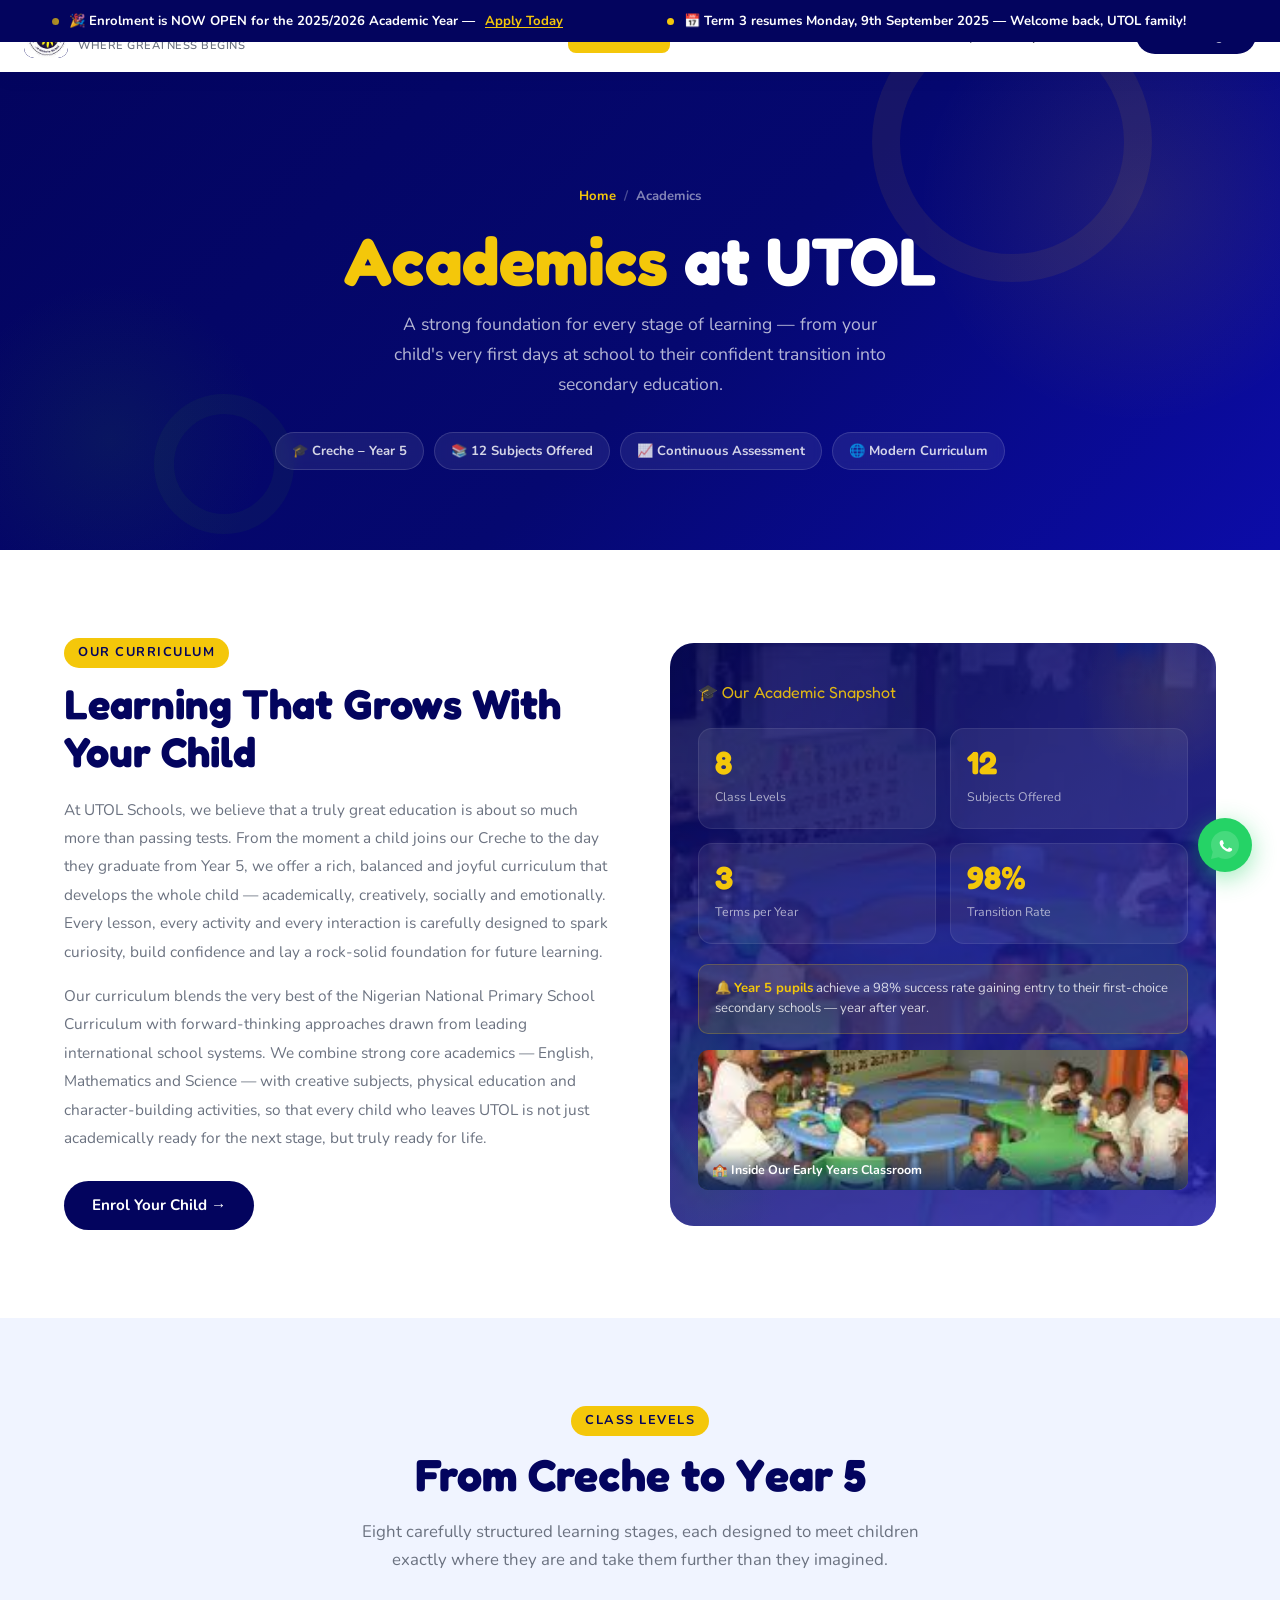
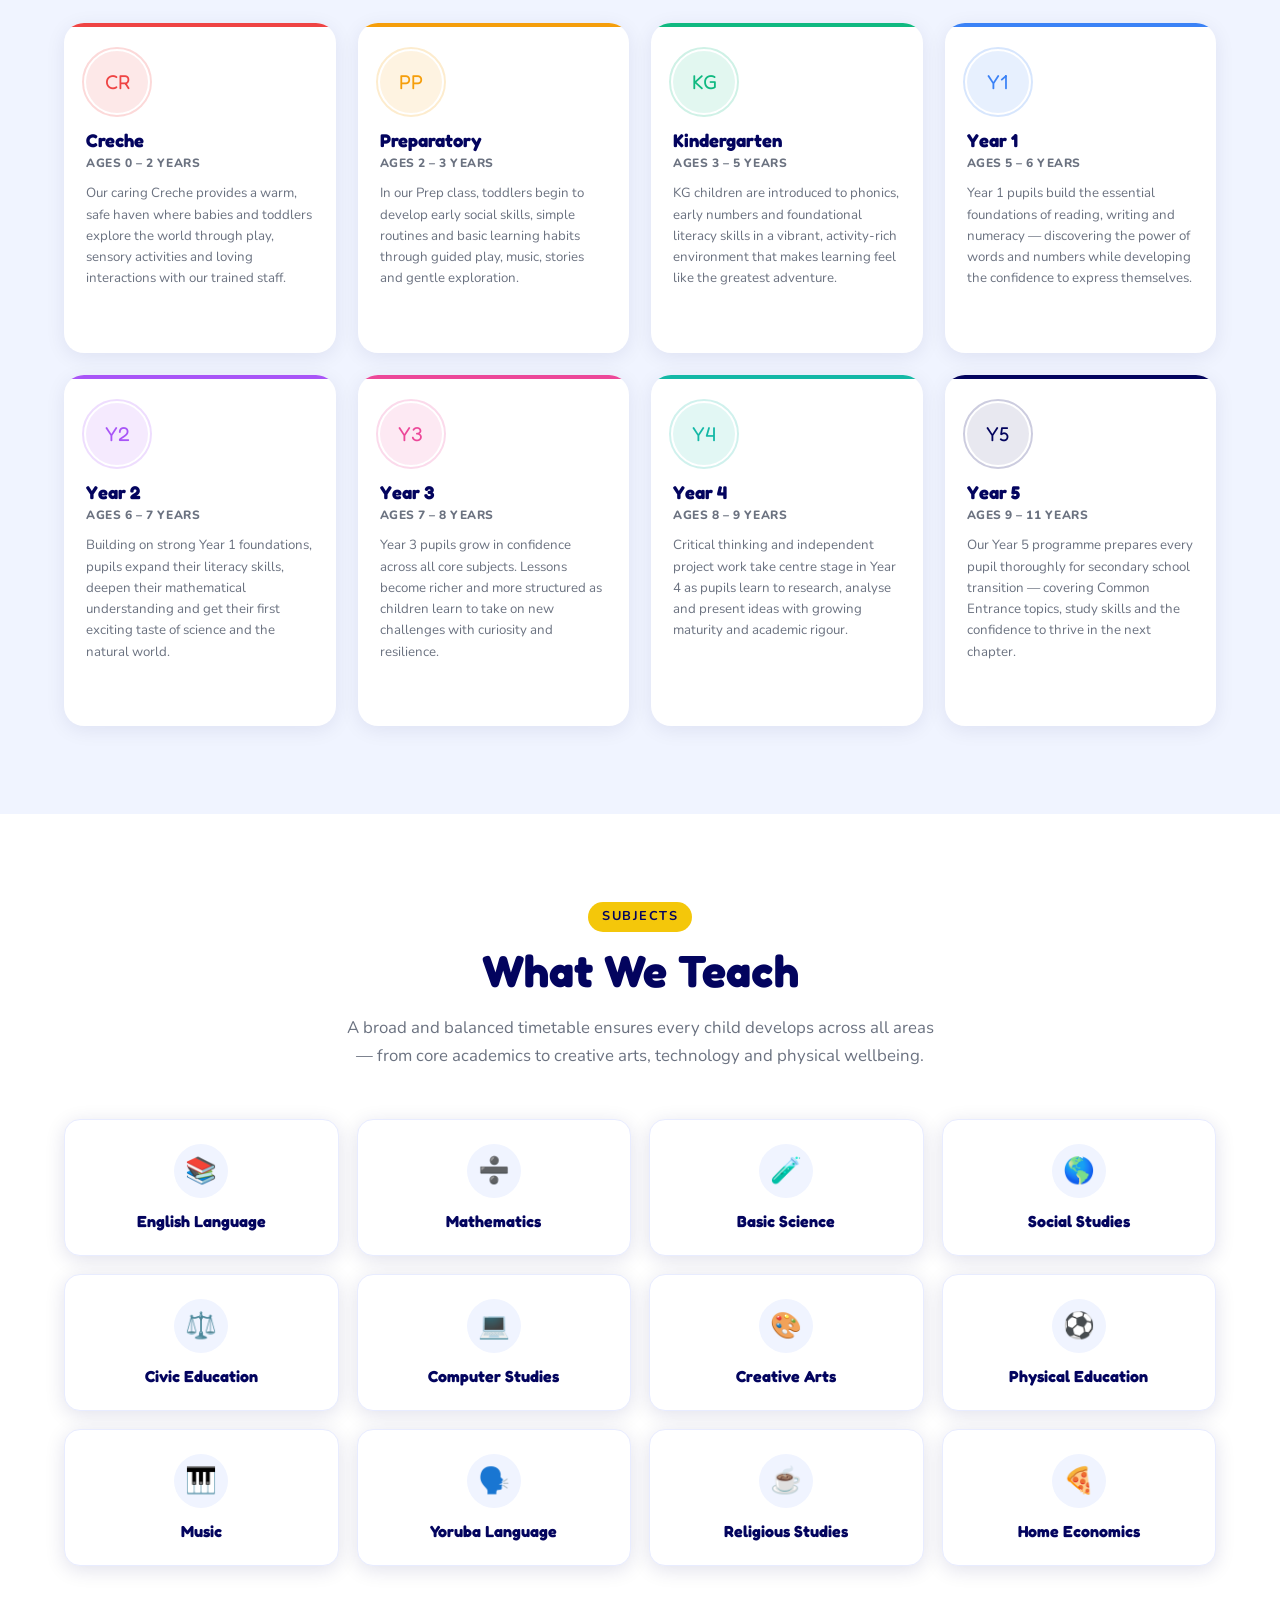
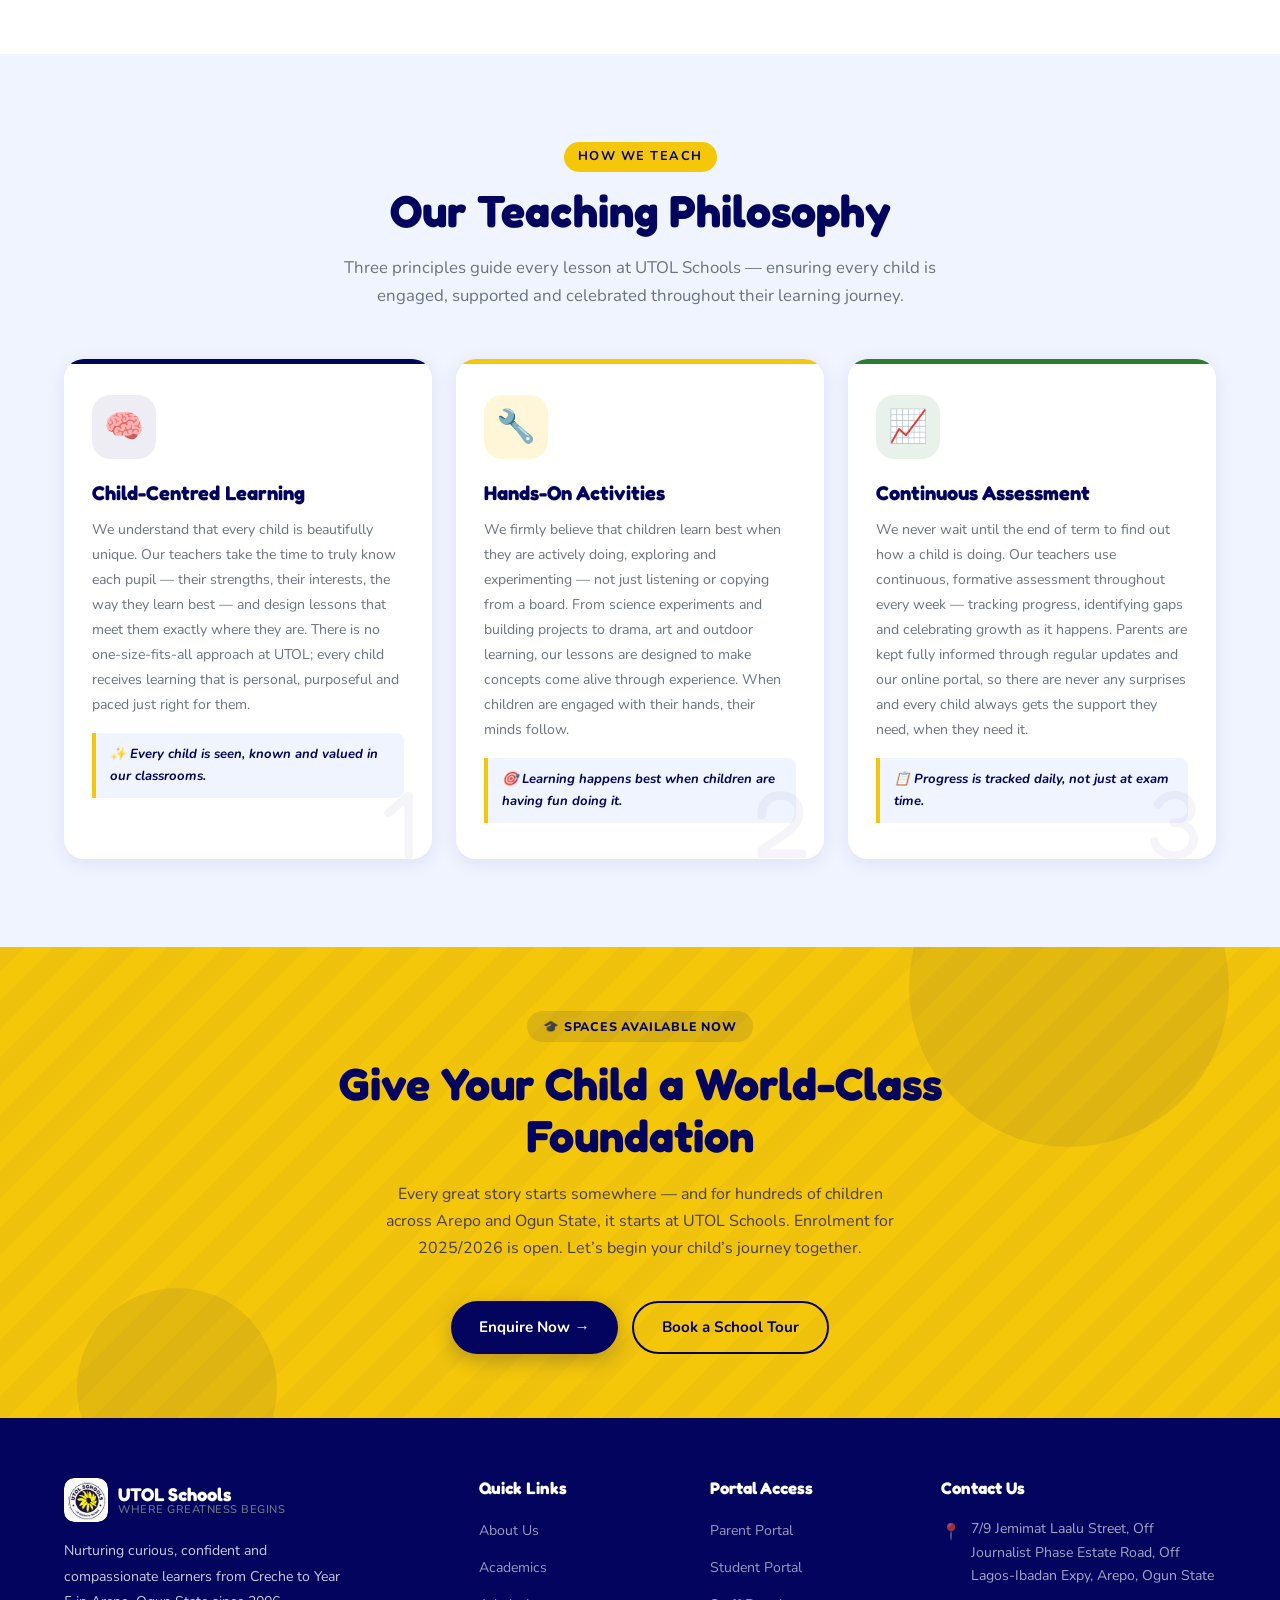
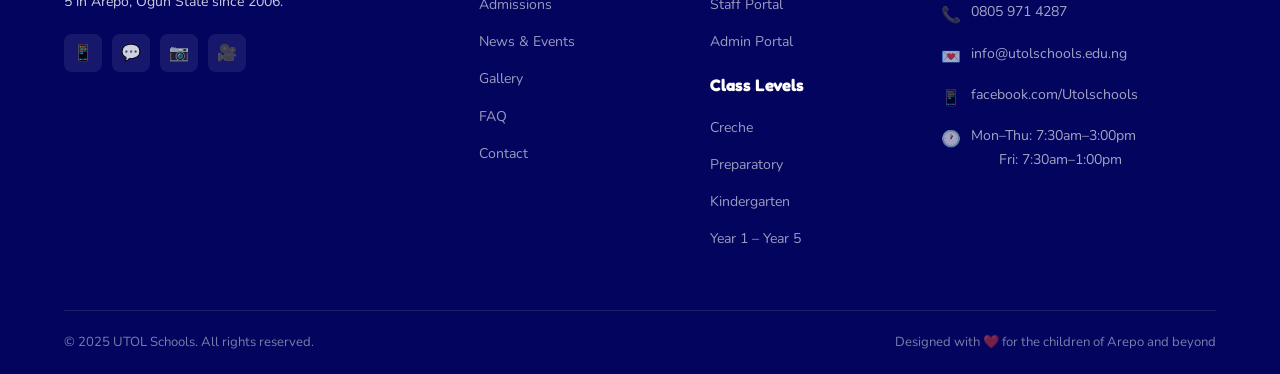
<file: academics.html>
<!DOCTYPE html>
<html lang="en">
<head>
  <meta charset="UTF-8" />
  <meta name="viewport" content="width=device-width, initial-scale=1.0" />
  <title>Academics – UTOL Schools</title>
  <meta name="description" content="Explore the UTOL Schools curriculum from Creche to Year 5 — subjects, class levels, teaching approach and more. Arepo, Ogun State." />
  <link rel="preconnect" href="https://fonts.googleapis.com" />
  <link rel="preconnect" href="https://fonts.gstatic.com" crossorigin />
  <link href="https://fonts.googleapis.com/css2?family=Fredoka+One&family=Nunito:wght@400;500;600;700;800&display=swap" rel="stylesheet" />
  <link rel="stylesheet" href="css/style.css" />

  <style>
    /* ---- Active nav highlight ---- */
    .nav-links a.active {
      background: var(--yellow) !important;
      color: var(--navy) !important;
      border-radius: 8px;
      font-weight: 800;
    }

    /* ================================================
       PAGE HERO
    ================================================ */
    .academics-hero {
      background: linear-gradient(135deg, var(--navy) 0%, #050870 55%, #0c0ca8 100%);
      padding: 140px 0 80px;
      position: relative;
      overflow: hidden;
      text-align: center;
    }
    .academics-hero::before {
      content: '';
      position: absolute;
      top: -80px; right: -100px;
      width: 480px; height: 480px;
      background: radial-gradient(circle, rgba(244,199,10,0.10) 0%, transparent 65%);
      border-radius: 50%;
      pointer-events: none;
    }
    .academics-hero::after {
      content: '';
      position: absolute;
      bottom: -60px; left: -60px;
      width: 340px; height: 340px;
      background: radial-gradient(circle, rgba(46,125,50,0.13) 0%, transparent 65%);
      border-radius: 50%;
      pointer-events: none;
    }
    .acad-hero-ring {
      position: absolute;
      border-radius: 50%;
      pointer-events: none;
    }
    .ahr1 {
      width: 280px; height: 280px;
      border: 28px solid rgba(244,199,10,0.07);
      top: -40px; right: 10%;
    }
    .ahr2 {
      width: 140px; height: 140px;
      border: 20px solid rgba(46,125,50,0.09);
      bottom: 16px; left: 12%;
    }

    .academics-hero-inner {
      position: relative;
      z-index: 2;
    }
    .acad-breadcrumb {
      display: inline-flex;
      align-items: center;
      gap: 8px;
      font-family: 'Nunito', sans-serif;
      font-size: 0.82rem;
      font-weight: 700;
      color: rgba(255,255,255,0.5);
      margin-bottom: 18px;
    }
    .acad-breadcrumb a { color: var(--yellow); }
    .acad-breadcrumb a:hover { opacity: 0.8; }
    .acad-breadcrumb .sep { color: rgba(255,255,255,0.28); }

    .academics-hero h1 {
      font-family: 'Fredoka One', cursive;
      font-size: clamp(2.6rem, 6vw, 4.2rem);
      color: var(--white);
      line-height: 1.05;
      margin-bottom: 14px;
    }
    .academics-hero h1 span { color: var(--yellow); }

    .academics-hero-sub {
      font-family: 'Nunito', sans-serif;
      font-size: 1.1rem;
      color: rgba(255,255,255,0.70);
      max-width: 520px;
      margin: 0 auto 32px;
      line-height: 1.7;
    }

    .acad-hero-chips {
      display: flex;
      gap: 10px;
      flex-wrap: wrap;
      justify-content: center;
    }
    .acad-chip {
      display: inline-flex;
      align-items: center;
      gap: 6px;
      background: rgba(255,255,255,0.08);
      border: 1px solid rgba(255,255,255,0.14);
      color: rgba(255,255,255,0.82);
      padding: 7px 16px;
      border-radius: 50px;
      font-family: 'Nunito', sans-serif;
      font-size: 0.82rem;
      font-weight: 700;
      backdrop-filter: blur(6px);
    }

    /* ================================================
       INTRO SECTION
    ================================================ */
    .acad-intro { padding: 88px 0; background: var(--white); }

    .acad-intro-grid {
      display: grid;
      grid-template-columns: 1fr 1fr;
      gap: 60px;
      align-items: center;
      margin-top: 0;
    }

    .acad-intro-text {}
    .acad-intro-text .section-tag { margin-bottom: 12px; }

    .acad-intro-text h2 {
      font-family: 'Fredoka One', cursive;
      font-size: clamp(1.9rem, 3.5vw, 2.6rem);
      color: var(--navy);
      margin-bottom: 20px;
      line-height: 1.15;
    }
    .acad-intro-text p {
      font-family: 'Nunito', sans-serif;
      font-size: 0.96rem;
      color: var(--gray);
      line-height: 1.85;
      margin-bottom: 16px;
    }
    .acad-intro-text p:last-of-type { margin-bottom: 28px; }

    /* Right: stat panel */
    .acad-stat-panel {
      background: linear-gradient(145deg, var(--navy) 0%, #1a1aad 100%);
      border-radius: 24px;
      padding: 36px 28px;
      position: relative;
      overflow: hidden;
    }
    .acad-stat-panel::before {
      content: '';
      position: absolute;
      top: -40px; right: -40px;
      width: 180px; height: 180px;
      background: radial-gradient(circle, rgba(244,199,10,0.12) 0%, transparent 70%);
      border-radius: 50%;
    }
    .acad-stat-panel::after {
      content: '';
      position: absolute;
      bottom: -30px; left: -30px;
      width: 140px; height: 140px;
      background: radial-gradient(circle, rgba(46,125,50,0.14) 0%, transparent 70%);
      border-radius: 50%;
    }
    .acad-panel-label {
      font-family: 'Fredoka One', cursive;
      font-size: 1rem;
      color: var(--yellow);
      margin-bottom: 22px;
      opacity: 0.9;
      position: relative;
      z-index: 1;
    }
    .acad-panel-grid {
      display: grid;
      grid-template-columns: 1fr 1fr;
      gap: 14px;
      position: relative;
      z-index: 1;
    }
    .acad-panel-stat {
      background: rgba(255,255,255,0.07);
      border: 1px solid rgba(255,255,255,0.08);
      border-radius: 14px;
      padding: 18px 16px;
    }
    .acad-panel-stat strong {
      font-family: 'Fredoka One', cursive;
      font-size: 2rem;
      color: var(--yellow);
      display: block;
      line-height: 1;
      margin-bottom: 4px;
    }
    .acad-panel-stat span {
      font-family: 'Nunito', sans-serif;
      font-size: 0.78rem;
      color: rgba(255,255,255,0.62);
    }
    .acad-panel-note {
      margin-top: 20px;
      padding: 14px 16px;
      background: rgba(244,199,10,0.12);
      border: 1px solid rgba(244,199,10,0.22);
      border-radius: 10px;
      font-family: 'Nunito', sans-serif;
      font-size: 0.82rem;
      color: rgba(255,255,255,0.8);
      line-height: 1.5;
      position: relative;
      z-index: 1;
    }
    .acad-panel-note strong { color: var(--yellow); }

    /* ================================================
       CLASS LEVELS
    ================================================ */
    .class-levels-section { padding: 88px 0; background: var(--light); }

    .cl-grid {
      display: grid;
      grid-template-columns: repeat(4, 1fr);
      gap: 22px;
      margin-top: 48px;
    }

    .cl-card {
      background: var(--white);
      border-radius: 20px;
      padding: 28px 22px 24px;
      box-shadow: 0 4px 20px rgba(3,4,94,0.08);
      transition: transform 0.3s ease, box-shadow 0.3s ease;
      position: relative;
      overflow: hidden;
    }
    .cl-card:hover {
      transform: translateY(-6px);
      box-shadow: 0 16px 40px rgba(3,4,94,0.14);
    }
    .cl-card:hover .cl-arrow { opacity: 1; transform: translateX(0); }

    /* Colour band across the top */
    .cl-card::before {
      content: '';
      position: absolute;
      top: 0; left: 0; right: 0;
      height: 4px;
      border-radius: 20px 20px 0 0;
    }

    /* Avatar circle */
    .cl-avatar {
      width: 62px; height: 62px;
      border-radius: 50%;
      display: flex;
      align-items: center;
      justify-content: center;
      font-family: 'Fredoka One', cursive;
      font-size: 1.25rem;
      margin-bottom: 16px;
      position: relative;
    }
    /* Subtle ring around avatar */
    .cl-avatar::after {
      content: '';
      position: absolute;
      inset: -4px;
      border-radius: 50%;
      border: 2.5px solid currentColor;
      opacity: 0.2;
    }

    /* Per-level colours */
    .cl-creche  { --cl-c: #ef4444; }
    .cl-creche::before  { background: #ef4444; }
    .cl-creche  .cl-avatar { background: rgba(239,68,68,0.12); color: #ef4444; }

    .cl-prep    { --cl-c: #f59e0b; }
    .cl-prep::before    { background: #f59e0b; }
    .cl-prep    .cl-avatar { background: rgba(245,158,11,0.12); color: #f59e0b; }

    .cl-kg      { --cl-c: #10b981; }
    .cl-kg::before      { background: #10b981; }
    .cl-kg      .cl-avatar { background: rgba(16,185,129,0.12); color: #10b981; }

    .cl-y1      { --cl-c: #3b82f6; }
    .cl-y1::before      { background: #3b82f6; }
    .cl-y1      .cl-avatar { background: rgba(59,130,246,0.12); color: #3b82f6; }

    .cl-y2      { --cl-c: #a855f7; }
    .cl-y2::before      { background: #a855f7; }
    .cl-y2      .cl-avatar { background: rgba(168,85,247,0.12); color: #a855f7; }

    .cl-y3      { --cl-c: #ec4899; }
    .cl-y3::before      { background: #ec4899; }
    .cl-y3      .cl-avatar { background: rgba(236,72,153,0.12); color: #ec4899; }

    .cl-y4      { --cl-c: #14b8a6; }
    .cl-y4::before      { background: #14b8a6; }
    .cl-y4      .cl-avatar { background: rgba(20,184,166,0.12); color: #14b8a6; }

    .cl-y5      { --cl-c: var(--navy); }
    .cl-y5::before      { background: var(--navy); }
    .cl-y5      .cl-avatar { background: rgba(3,4,94,0.09); color: var(--navy); }

    .cl-card h3 {
      font-family: 'Fredoka One', cursive;
      font-size: 1.15rem;
      color: var(--navy);
      margin-bottom: 2px;
    }
    .cl-age {
      font-family: 'Nunito', sans-serif;
      font-size: 0.75rem;
      font-weight: 800;
      color: var(--gray);
      text-transform: uppercase;
      letter-spacing: 0.5px;
      margin-bottom: 10px;
      display: block;
    }
    .cl-card p {
      font-family: 'Nunito', sans-serif;
      font-size: 0.83rem;
      color: var(--gray);
      line-height: 1.6;
      margin-bottom: 12px;
    }
    .cl-arrow {
      font-family: 'Nunito', sans-serif;
      font-size: 0.78rem;
      font-weight: 800;
      color: var(--navy);
      opacity: 0;
      transform: translateX(-8px);
      transition: opacity 0.25s ease, transform 0.25s ease;
      display: inline-flex;
      align-items: center;
      gap: 4px;
    }

    /* ================================================
       SUBJECTS OFFERED
    ================================================ */
    .subjects-section { padding: 88px 0; background: var(--white); }

    .subjects-grid {
      display: grid;
      grid-template-columns: repeat(4, 1fr);
      gap: 18px;
      margin-top: 48px;
    }

    .subject-card {
      background: var(--white);
      border: 1.5px solid #e8ecff;
      border-radius: 16px;
      padding: 24px 18px;
      text-align: center;
      transition: border-color 0.3s ease, box-shadow 0.3s ease, transform 0.3s ease;
      position: relative;
      overflow: hidden;
    }
    .subject-card::after {
      content: '';
      position: absolute;
      bottom: 0; left: 0; right: 0;
      height: 3px;
      background: var(--yellow);
      transform: scaleX(0);
      transform-origin: center;
      transition: transform 0.3s ease;
      border-radius: 0 0 16px 16px;
    }
    .subject-card:hover {
      border-color: var(--navy);
      box-shadow: 0 8px 28px rgba(3,4,94,0.10);
      transform: translateY(-4px);
    }
    .subject-card:hover::after { transform: scaleX(1); }

    .subj-icon-wrap {
      width: 54px; height: 54px;
      background: var(--light);
      border-radius: 50%;
      display: flex;
      align-items: center;
      justify-content: center;
      font-size: 1.6rem;
      margin: 0 auto 14px;
      transition: background 0.3s ease;
    }
    .subject-card:hover .subj-icon-wrap { background: rgba(3,4,94,0.07); }

    .subject-card h4 {
      font-family: 'Fredoka One', cursive;
      font-size: 1rem;
      color: var(--navy);
      margin: 0;
      line-height: 1.2;
    }

    /* ================================================
       TEACHING APPROACH
    ================================================ */
    .approach-section { padding: 88px 0; background: var(--light); }

    .approach-grid {
      display: grid;
      grid-template-columns: repeat(3, 1fr);
      gap: 24px;
      margin-top: 48px;
    }

    .approach-card {
      background: var(--white);
      border-radius: 20px;
      padding: 36px 28px;
      box-shadow: 0 4px 20px rgba(3,4,94,0.08);
      transition: transform 0.3s ease, box-shadow 0.3s ease;
      position: relative;
      overflow: hidden;
    }
    .approach-card::before {
      content: '';
      position: absolute;
      top: 0; left: 0; right: 0;
      height: 5px;
      border-radius: 20px 20px 0 0;
    }
    .approach-card:nth-child(1)::before { background: var(--navy); }
    .approach-card:nth-child(2)::before { background: var(--yellow); }
    .approach-card:nth-child(3)::before { background: var(--green); }

    .approach-card:hover {
      transform: translateY(-6px);
      box-shadow: 0 16px 40px rgba(3,4,94,0.13);
    }

    /* Watermark number */
    .approach-card .ap-num {
      position: absolute;
      bottom: -12px; right: 14px;
      font-family: 'Fredoka One', cursive;
      font-size: 6rem;
      line-height: 1;
      color: var(--navy);
      opacity: 0.04;
      pointer-events: none;
    }

    .ap-icon-wrap {
      width: 64px; height: 64px;
      border-radius: 18px;
      display: flex;
      align-items: center;
      justify-content: center;
      font-size: 2rem;
      margin-bottom: 22px;
    }
    .approach-card:nth-child(1) .ap-icon-wrap { background: rgba(3,4,94,0.07); }
    .approach-card:nth-child(2) .ap-icon-wrap { background: rgba(244,199,10,0.16); }
    .approach-card:nth-child(3) .ap-icon-wrap { background: rgba(46,125,50,0.10); }

    .approach-card h3 {
      font-family: 'Fredoka One', cursive;
      font-size: 1.25rem;
      color: var(--navy);
      margin-bottom: 12px;
    }
    .approach-card p {
      font-family: 'Nunito', sans-serif;
      font-size: 0.88rem;
      color: var(--gray);
      line-height: 1.78;
      margin: 0;
    }

    /* Highlight pull-quote within approach card */
    .ap-quote {
      display: flex;
      align-items: flex-start;
      gap: 10px;
      background: var(--light);
      border-left: 4px solid var(--yellow);
      border-radius: 0 8px 8px 0;
      padding: 10px 14px;
      margin-top: 16px;
      font-family: 'Nunito', sans-serif;
      font-size: 0.82rem;
      font-weight: 700;
      color: var(--navy);
      font-style: italic;
    }

    /* ================================================
       CTA STRIP
    ================================================ */
    .acad-cta {
      background: var(--yellow);
      padding: 64px 0;
      position: relative;
      overflow: hidden;
    }
    .acad-cta::before {
      content: '';
      position: absolute; inset: 0;
      background: repeating-linear-gradient(
        -45deg, transparent, transparent 20px,
        rgba(3,4,94,0.025) 20px, rgba(3,4,94,0.025) 40px
      );
    }
    .acad-cta-circle {
      position: absolute;
      border-radius: 50%;
      background: var(--navy);
      opacity: 0.07;
      pointer-events: none;
    }
    .acc1 { width: 320px; height: 320px; top: -120px; right: 4%; }
    .acc2 { width: 200px; height: 200px; bottom: -70px; left: 6%; }

    .acad-cta-inner {
      position: relative;
      z-index: 1;
      display: flex;
      flex-direction: column;
      align-items: center;
      text-align: center;
      gap: 10px;
    }
    .acad-cta-inner .cta-tag {
      display: inline-flex;
      align-items: center;
      gap: 6px;
      background: rgba(3,4,94,0.10);
      color: var(--navy);
      padding: 5px 16px;
      border-radius: 50px;
      font-family: 'Nunito', sans-serif;
      font-size: 0.78rem;
      font-weight: 800;
      text-transform: uppercase;
      letter-spacing: 0.8px;
      margin-bottom: 6px;
    }
    .acad-cta-inner h2 {
      font-family: 'Fredoka One', cursive;
      font-size: clamp(1.9rem, 4vw, 2.8rem);
      color: var(--navy);
      line-height: 1.15;
      max-width: 640px;
      margin: 0 auto 10px;
    }
    .acad-cta-inner p {
      font-family: 'Nunito', sans-serif;
      font-size: 1rem;
      color: rgba(3,4,94,0.70);
      max-width: 520px;
      margin: 0 auto 28px;
      line-height: 1.7;
    }
    .acad-cta-btns {
      display: flex;
      gap: 14px;
      flex-wrap: wrap;
      justify-content: center;
    }

    /* ================================================
       RESPONSIVE
    ================================================ */
    @media (max-width: 1024px) {
      .acad-intro-grid { grid-template-columns: 1fr; gap: 44px; }
      .acad-stat-panel { max-width: 500px; margin: 0 auto; }
      .cl-grid         { grid-template-columns: repeat(2, 1fr); }
      .subjects-grid   { grid-template-columns: repeat(3, 1fr); }
      .approach-grid   { grid-template-columns: 1fr; max-width: 560px; margin-left: auto; margin-right: auto; }
    }
    @media (max-width: 768px) {
      .academics-hero  { padding: 120px 0 64px; }
      .academics-hero h1 { font-size: 2.4rem; }
      .cl-grid         { grid-template-columns: repeat(2, 1fr); }
      .subjects-grid   { grid-template-columns: repeat(2, 1fr); }
      .acad-cta-btns   { flex-direction: column; align-items: center; }
    }
    @media (max-width: 480px) {
      .cl-grid         { grid-template-columns: 1fr; }
      .subjects-grid   { grid-template-columns: repeat(2, 1fr); }
      .acad-hero-chips { gap: 8px; }
    }
  </style>
</head>
<body>

<!-- ============================================================
     ANNOUNCEMENT BAR
============================================================ -->
<div class="announcement-bar" role="marquee" aria-label="School announcements">
  <div class="announcement-track">
    <div class="announcement-item"><span class="ann-dot"></span>&#127881; Enrolment is NOW OPEN for the 2025/2026 Academic Year &mdash; <a href="admissions.html">Apply Today</a></div>
    <div class="announcement-item"><span class="ann-dot"></span>&#128197; Term 3 resumes Monday, 9th September 2025 &mdash; Welcome back, UTOL family!</div>
    <div class="announcement-item"><span class="ann-dot"></span>&#127942; UTOL wins Best Primary School Award 2024 &mdash; Congratulations to our students &amp; staff!</div>
    <div class="announcement-item"><span class="ann-dot"></span>&#128222; Admissions Enquiries: <a href="tel:08059714287">0805 971 4287</a></div>
    <div class="announcement-item"><span class="ann-dot"></span>&#128336; School Hours: Mon&ndash;Thu 7:30am&ndash;3:00pm &nbsp;|&nbsp; Fri 7:30am&ndash;1:00pm</div>
    <div class="announcement-item"><span class="ann-dot"></span>&#127968; Visit us at 7/9 Jemimat Laalu Street, Arepo, Ogun State</div>
    <div class="announcement-item"><span class="ann-dot"></span>&#127881; Enrolment is NOW OPEN for the 2025/2026 Academic Year &mdash; <a href="admissions.html">Apply Today</a></div>
    <div class="announcement-item"><span class="ann-dot"></span>&#128197; Term 3 resumes Monday, 9th September 2025 &mdash; Welcome back, UTOL family!</div>
    <div class="announcement-item"><span class="ann-dot"></span>&#127942; UTOL wins Best Primary School Award 2024 &mdash; Congratulations to our students &amp; staff!</div>
    <div class="announcement-item"><span class="ann-dot"></span>&#128222; Admissions Enquiries: <a href="tel:08059714287">0805 971 4287</a></div>
    <div class="announcement-item"><span class="ann-dot"></span>&#128336; School Hours: Mon&ndash;Thu 7:30am&ndash;3:00pm &nbsp;|&nbsp; Fri 7:30am&ndash;1:00pm</div>
    <div class="announcement-item"><span class="ann-dot"></span>&#127968; Visit us at 7/9 Jemimat Laalu Street, Arepo, Ogun State</div>
  </div>
</div>

<!-- ============================================================
     STICKY NAVBAR
============================================================ -->
<nav class="navbar" id="navbar">
  <div class="nav-container">
    <a href="index.html" class="nav-logo" aria-label="UTOL Schools home">
      <div class="nav-logo-icon"><img src="images/logo.jpeg" alt="UTOL Schools Logo" /></div>
      <div class="nav-logo-text">
        <strong>UTOL Schools</strong>
        <span>Where Greatness Begins</span>
      </div>
    </a>

    <ul class="nav-links" id="navLinks" role="menubar">
      <li role="none"><a href="index.html"               role="menuitem">Home</a></li>
      <li role="none"><a href="about.html"               role="menuitem">About</a></li>
      <li role="none"><a href="academics.html" class="active" role="menuitem">Academics</a></li>
      <li role="none"><a href="admissions.html"          role="menuitem">Admissions</a></li>
      <li role="none"><a href="news.html"                role="menuitem">News &amp; Events</a></li>
      <li role="none"><a href="gallery.html"             role="menuitem">Gallery</a></li>
      <li role="none"><a href="faq.html"                 role="menuitem">FAQ</a></li>
      <li role="none"><a href="contact.html"             role="menuitem">Contact</a></li>
      <li role="none"><a href="portal/login.html?portal=1" class="nav-portal-btn" role="menuitem">Portal Login</a></li>
    </ul>

    <button class="nav-hamburger" id="hamburger" aria-label="Toggle navigation menu" aria-expanded="false">
      <span></span><span></span><span></span>
    </button>
  </div>
</nav>

<!-- ============================================================
     1. PAGE HERO
============================================================ -->
<section class="academics-hero">
  <div class="acad-hero-ring ahr1" aria-hidden="true"></div>
  <div class="acad-hero-ring ahr2" aria-hidden="true"></div>

  <div class="container">
    <div class="academics-hero-inner">

      <div class="acad-breadcrumb">
        <a href="index.html">Home</a>
        <span class="sep">/</span>
        <span>Academics</span>
      </div>

      <h1><span>Academics</span> at UTOL</h1>
      <p class="academics-hero-sub">A strong foundation for every stage of learning &mdash; from your child's very first days at school to their confident transition into secondary education.</p>

      <div class="acad-hero-chips">
        <span class="acad-chip">&#127891; Creche &ndash; Year 5</span>
        <span class="acad-chip">&#128218; 12 Subjects Offered</span>
        <span class="acad-chip">&#128200; Continuous Assessment</span>
        <span class="acad-chip">&#127760; Modern Curriculum</span>
      </div>

    </div>
  </div>
</section>

<!-- ============================================================
     2. INTRODUCTION
============================================================ -->
<section class="acad-intro" id="intro">
  <div class="container">
    <div class="acad-intro-grid">

      <!-- Text left -->
      <div class="acad-intro-text">
        <span class="section-tag">Our Curriculum</span>
        <h2>Learning That Grows With Your Child</h2>

        <p>
          At UTOL Schools, we believe that a truly great education is about so much more than passing tests. From the moment a child joins our Creche to the day they graduate from Year 5, we offer a rich, balanced and joyful curriculum that develops the whole child &mdash; academically, creatively, socially and emotionally. Every lesson, every activity and every interaction is carefully designed to spark curiosity, build confidence and lay a rock-solid foundation for future learning.
        </p>
        <p>
          Our curriculum blends the very best of the Nigerian National Primary School Curriculum with forward-thinking approaches drawn from leading international school systems. We combine strong core academics &mdash; English, Mathematics and Science &mdash; with creative subjects, physical education and character-building activities, so that every child who leaves UTOL is not just academically ready for the next stage, but truly ready for life.
        </p>

        <a href="admissions.html" class="btn btn-navy">Enrol Your Child &rarr;</a>
      </div>

      <!-- Stat panel right -->
      <div class="acad-stat-panel" style="position:relative;overflow:hidden;">
        <!-- Classroom photo as background -->
        <img src="images/gallery1.jpeg" alt="UTOL Schools nursery classroom"
          style="position:absolute;inset:0;width:100%;height:100%;object-fit:cover;opacity:0.18;border-radius:inherit;" />
        <p class="acad-panel-label" style="position:relative;z-index:1;">&#127891; Our Academic Snapshot</p>
        <div class="acad-panel-grid" style="position:relative;z-index:1;">
          <div class="acad-panel-stat">
            <strong>8</strong>
            <span>Class Levels</span>
          </div>
          <div class="acad-panel-stat">
            <strong>12</strong>
            <span>Subjects Offered</span>
          </div>
          <div class="acad-panel-stat">
            <strong>3</strong>
            <span>Terms per Year</span>
          </div>
          <div class="acad-panel-stat">
            <strong>98%</strong>
            <span>Transition Rate</span>
          </div>
        </div>
        <div class="acad-panel-note" style="position:relative;z-index:1;">
          &#128276; <strong>Year 5 pupils</strong> achieve a 98% success rate gaining entry to their first-choice secondary schools — year after year.
        </div>
        <!-- Classroom photo showcase strip -->
        <div style="position:relative;z-index:1;margin-top:16px;border-radius:10px;overflow:hidden;height:140px;">
          <img src="images/gallery1.jpeg" alt="Children learning in the UTOL Nursery classroom"
            style="width:100%;height:100%;object-fit:cover;display:block;" />
          <div style="position:absolute;bottom:0;left:0;right:0;background:linear-gradient(transparent,rgba(13,37,96,0.85));padding:12px 14px 10px;color:#fff;font-family:'Nunito',sans-serif;font-size:0.78rem;font-weight:700;">
            &#127979; Inside Our Early Years Classroom
          </div>
        </div>
      </div>

    </div>
  </div>
</section>

<!-- ============================================================
     3. CLASS LEVELS
============================================================ -->
<section class="class-levels-section" id="class-levels">
  <div class="container">
    <div class="text-center">
      <span class="section-tag">Class Levels</span>
      <h2 class="section-title">From Creche to Year 5</h2>
      <p class="section-subtitle">Eight carefully structured learning stages, each designed to meet children exactly where they are and take them further than they imagined.</p>
    </div>

    <div class="cl-grid">

      <!-- Creche -->
      <div class="cl-card cl-creche" id="creche">
        <div class="cl-avatar">CR</div>
        <h3>Creche</h3>
        <span class="cl-age">Ages 0 &ndash; 2 years</span>
        <p>Our caring Creche provides a warm, safe haven where babies and toddlers explore the world through play, sensory activities and loving interactions with our trained staff.</p>
        <span class="cl-arrow">Learn more &rarr;</span>
      </div>

      <!-- Prep -->
      <div class="cl-card cl-prep" id="prep">
        <div class="cl-avatar">PP</div>
        <h3>Preparatory</h3>
        <span class="cl-age">Ages 2 &ndash; 3 years</span>
        <p>In our Prep class, toddlers begin to develop early social skills, simple routines and basic learning habits through guided play, music, stories and gentle exploration.</p>
        <span class="cl-arrow">Learn more &rarr;</span>
      </div>

      <!-- KG -->
      <div class="cl-card cl-kg" id="kg">
        <div class="cl-avatar">KG</div>
        <h3>Kindergarten</h3>
        <span class="cl-age">Ages 3 &ndash; 5 years</span>
        <p>KG children are introduced to phonics, early numbers and foundational literacy skills in a vibrant, activity-rich environment that makes learning feel like the greatest adventure.</p>
        <span class="cl-arrow">Learn more &rarr;</span>
      </div>

      <!-- Year 1 -->
      <div class="cl-card cl-y1" id="y1">
        <div class="cl-avatar">Y1</div>
        <h3>Year 1</h3>
        <span class="cl-age">Ages 5 &ndash; 6 years</span>
        <p>Year 1 pupils build the essential foundations of reading, writing and numeracy — discovering the power of words and numbers while developing the confidence to express themselves.</p>
        <span class="cl-arrow">Learn more &rarr;</span>
      </div>

      <!-- Year 2 -->
      <div class="cl-card cl-y2" id="y2">
        <div class="cl-avatar">Y2</div>
        <h3>Year 2</h3>
        <span class="cl-age">Ages 6 &ndash; 7 years</span>
        <p>Building on strong Year 1 foundations, pupils expand their literacy skills, deepen their mathematical understanding and get their first exciting taste of science and the natural world.</p>
        <span class="cl-arrow">Learn more &rarr;</span>
      </div>

      <!-- Year 3 -->
      <div class="cl-card cl-y3" id="y3">
        <div class="cl-avatar">Y3</div>
        <h3>Year 3</h3>
        <span class="cl-age">Ages 7 &ndash; 8 years</span>
        <p>Year 3 pupils grow in confidence across all core subjects. Lessons become richer and more structured as children learn to take on new challenges with curiosity and resilience.</p>
        <span class="cl-arrow">Learn more &rarr;</span>
      </div>

      <!-- Year 4 -->
      <div class="cl-card cl-y4" id="y4">
        <div class="cl-avatar">Y4</div>
        <h3>Year 4</h3>
        <span class="cl-age">Ages 8 &ndash; 9 years</span>
        <p>Critical thinking and independent project work take centre stage in Year 4 as pupils learn to research, analyse and present ideas with growing maturity and academic rigour.</p>
        <span class="cl-arrow">Learn more &rarr;</span>
      </div>

      <!-- Year 5 -->
      <div class="cl-card cl-y5" id="y5">
        <div class="cl-avatar">Y5</div>
        <h3>Year 5</h3>
        <span class="cl-age">Ages 9 &ndash; 11 years</span>
        <p>Our Year 5 programme prepares every pupil thoroughly for secondary school transition &mdash; covering Common Entrance topics, study skills and the confidence to thrive in the next chapter.</p>
        <span class="cl-arrow">Learn more &rarr;</span>
      </div>

    </div>
  </div>
</section>

<!-- ============================================================
     4. SUBJECTS OFFERED
============================================================ -->
<section class="subjects-section" id="subjects">
  <div class="container">
    <div class="text-center">
      <span class="section-tag">Subjects</span>
      <h2 class="section-title">What We Teach</h2>
      <p class="section-subtitle">A broad and balanced timetable ensures every child develops across all areas &mdash; from core academics to creative arts, technology and physical wellbeing.</p>
    </div>

    <div class="subjects-grid">

      <div class="subject-card">
        <div class="subj-icon-wrap">&#128218;</div>
        <h4>English Language</h4>
      </div>

      <div class="subject-card">
        <div class="subj-icon-wrap">&#10135;&#65039;</div>
        <h4>Mathematics</h4>
      </div>

      <div class="subject-card">
        <div class="subj-icon-wrap">&#129514;</div>
        <h4>Basic Science</h4>
      </div>

      <div class="subject-card">
        <div class="subj-icon-wrap">&#127758;</div>
        <h4>Social Studies</h4>
      </div>

      <div class="subject-card">
        <div class="subj-icon-wrap">&#9878;&#65039;</div>
        <h4>Civic Education</h4>
      </div>

      <div class="subject-card">
        <div class="subj-icon-wrap">&#128187;</div>
        <h4>Computer Studies</h4>
      </div>

      <div class="subject-card">
        <div class="subj-icon-wrap">&#127912;</div>
        <h4>Creative Arts</h4>
      </div>

      <div class="subject-card">
        <div class="subj-icon-wrap">&#9917;</div>
        <h4>Physical Education</h4>
      </div>

      <div class="subject-card">
        <div class="subj-icon-wrap">&#127929;</div>
        <h4>Music</h4>
      </div>

      <div class="subject-card">
        <div class="subj-icon-wrap">&#128483;&#65039;</div>
        <h4>Yoruba Language</h4>
      </div>

      <div class="subject-card">
        <div class="subj-icon-wrap">&#9749;</div>
        <h4>Religious Studies</h4>
      </div>

      <div class="subject-card">
        <div class="subj-icon-wrap">&#127829;</div>
        <h4>Home Economics</h4>
      </div>

    </div>
  </div>
</section>

<!-- ============================================================
     5. TEACHING APPROACH
============================================================ -->
<section class="approach-section" id="approach">
  <div class="container">
    <div class="text-center">
      <span class="section-tag">How We Teach</span>
      <h2 class="section-title">Our Teaching Philosophy</h2>
      <p class="section-subtitle">Three principles guide every lesson at UTOL Schools &mdash; ensuring every child is engaged, supported and celebrated throughout their learning journey.</p>
    </div>

    <div class="approach-grid">

      <!-- Card 1: Child-Centred -->
      <div class="approach-card">
        <span class="ap-num" aria-hidden="true">1</span>
        <div class="ap-icon-wrap">&#129504;</div>
        <h3>Child-Centred Learning</h3>
        <p>
          We understand that every child is beautifully unique. Our teachers take the time to truly know each pupil &mdash; their strengths, their interests, the way they learn best &mdash; and design lessons that meet them exactly where they are. There is no one-size-fits-all approach at UTOL; every child receives learning that is personal, purposeful and paced just right for them.
        </p>
        <div class="ap-quote">&#10024; Every child is seen, known and valued in our classrooms.</div>
      </div>

      <!-- Card 2: Hands-On -->
      <div class="approach-card">
        <span class="ap-num" aria-hidden="true">2</span>
        <div class="ap-icon-wrap">&#128295;</div>
        <h3>Hands-On Activities</h3>
        <p>
          We firmly believe that children learn best when they are actively doing, exploring and experimenting &mdash; not just listening or copying from a board. From science experiments and building projects to drama, art and outdoor learning, our lessons are designed to make concepts come alive through experience. When children are engaged with their hands, their minds follow.
        </p>
        <div class="ap-quote">&#127919; Learning happens best when children are having fun doing it.</div>
      </div>

      <!-- Card 3: Continuous Assessment -->
      <div class="approach-card">
        <span class="ap-num" aria-hidden="true">3</span>
        <div class="ap-icon-wrap">&#128200;</div>
        <h3>Continuous Assessment</h3>
        <p>
          We never wait until the end of term to find out how a child is doing. Our teachers use continuous, formative assessment throughout every week &mdash; tracking progress, identifying gaps and celebrating growth as it happens. Parents are kept fully informed through regular updates and our online portal, so there are never any surprises and every child always gets the support they need, when they need it.
        </p>
        <div class="ap-quote">&#128203; Progress is tracked daily, not just at exam time.</div>
      </div>

    </div>
  </div>
</section>

<!-- ============================================================
     6. CTA STRIP
============================================================ -->
<section class="acad-cta">
  <div class="acad-cta-circle acc1" aria-hidden="true"></div>
  <div class="acad-cta-circle acc2" aria-hidden="true"></div>

  <div class="container">
    <div class="acad-cta-inner">
      <span class="cta-tag">&#127891; Spaces Available Now</span>
      <h2>Give Your Child a World-Class Foundation</h2>
      <p>Every great story starts somewhere &mdash; and for hundreds of children across Arepo and Ogun State, it starts at UTOL Schools. Enrolment for 2025/2026 is open. Let&rsquo;s begin your child&rsquo;s journey together.</p>
      <div class="acad-cta-btns">
        <a href="admissions.html" class="btn btn-navy btn-strip-primary">Enquire Now &rarr;</a>
        <a href="contact.html"   class="btn btn-strip-outline">Book a School Tour</a>
      </div>
    </div>
  </div>
</section>

<!-- ============================================================
     FOOTER
============================================================ -->
<footer class="footer">
  <div class="container">
    <div class="footer-grid">

      <div class="footer-brand">
        <a href="index.html" class="nav-logo" style="margin-bottom:0;">
          <div class="nav-logo-icon"><img src="images/logo.jpeg" alt="UTOL Schools Logo" /></div>
          <div class="nav-logo-text">
            <strong style="color:#fff;">UTOL Schools</strong>
            <span>Where Greatness Begins</span>
          </div>
        </a>
        <p>Nurturing curious, confident and compassionate learners from Creche to Year 5 in Arepo, Ogun State since 2006.</p>
        <div class="footer-socials">
          <a href="https://facebook.com/Utolschools" target="_blank" rel="noopener" class="social-btn" aria-label="Facebook">&#128241;</a>
          <a href="https://wa.me/2348059714287?text=Hello%2C%20I%20have%20a%20question%20about%20admission%20at%20UTOL%20Schools." target="_blank" rel="noopener" class="social-btn" aria-label="WhatsApp">&#128172;</a>
          <a href="#" class="social-btn" aria-label="Instagram">&#128247;</a>
          <a href="#" class="social-btn" aria-label="YouTube">&#127909;</a>
        </div>
      </div>

      <div class="footer-col">
        <h4>Quick Links</h4>
        <ul class="footer-links">
          <li><a href="about.html">About Us</a></li>
          <li><a href="academics.html">Academics</a></li>
          <li><a href="admissions.html">Admissions</a></li>
          <li><a href="news.html">News &amp; Events</a></li>
          <li><a href="gallery.html">Gallery</a></li>
          <li><a href="faq.html">FAQ</a></li>
          <li><a href="contact.html">Contact</a></li>
        </ul>
      </div>

      <div class="footer-col">
        <h4>Portal Access</h4>
        <ul class="footer-links">
          <li><a href="portal/login.html?portal=1&role=parent">Parent Portal</a></li>
          <li><a href="portal/login.html?portal=1&role=student">Student Portal</a></li>
          <li><a href="portal/login.html?portal=1&role=staff">Staff Portal</a></li>
          <li><a href="portal/login.html?portal=1&role=admin">Admin Portal</a></li>
        </ul>
        <h4 style="margin-top:20px;">Class Levels</h4>
        <ul class="footer-links">
          <li><a href="academics.html#creche">Creche</a></li>
          <li><a href="academics.html#prep">Preparatory</a></li>
          <li><a href="academics.html#kg">Kindergarten</a></li>
          <li><a href="academics.html#y1">Year 1 &ndash; Year 5</a></li>
        </ul>
      </div>

      <div class="footer-col">
        <h4>Contact Us</h4>
        <ul class="footer-contact">
          <li>
            <span class="ci">&#128205;</span>
            7/9 Jemimat Laalu Street, Off Journalist Phase Estate Road, Off Lagos-Ibadan Expy, Arepo, Ogun State
          </li>
          <li><span class="ci">&#128222;</span><a href="tel:08059714287" style="color:inherit;">0805 971 4287</a></li>
          <li><span class="ci">&#128140;</span><a href="mailto:info@utolschools.edu.ng" style="color:inherit;">info@utolschools.edu.ng</a></li>
          <li><span class="ci">&#128241;</span><a href="https://facebook.com/Utolschools" target="_blank" rel="noopener" style="color:inherit;">facebook.com/Utolschools</a></li>
          <li><span class="ci">&#128336;</span>Mon&ndash;Thu: 7:30am&ndash;3:00pm<br>&nbsp;&nbsp;&nbsp;&nbsp;&nbsp;&nbsp;&nbsp;Fri: 7:30am&ndash;1:00pm</li>
        </ul>
      </div>

    </div>

    <div class="footer-bottom">
      <span>&copy; 2025 UTOL Schools. All rights reserved.</span>
      <span>Designed with &#10084;&#65039; for the children of Arepo and beyond</span>
    </div>
  </div>
</footer>

<!-- ============================================================
     FLOATING WHATSAPP BUTTON
============================================================ -->
<a
  href="https://wa.me/2348059714287?text=Hello%2C%20I%20have%20a%20question%20about%20admission%20at%20UTOL%20Schools."
  class="whatsapp-fab"
  target="_blank"
  rel="noopener"
  aria-label="Chat with UTOL Schools on WhatsApp"
  title="Chat with us on WhatsApp"
>
  <span class="wa-icon">
    <svg width="28" height="28" viewBox="0 0 28 28" fill="none" xmlns="http://www.w3.org/2000/svg" aria-hidden="true">
      <path d="M14 0C6.268 0 0 6.268 0 14c0 2.467.638 4.784 1.755 6.793L0 28l7.415-1.727A13.94 13.94 0 0014 28c7.732 0 14-6.268 14-14S21.732 0 14 0z" fill="#fff" fill-opacity=".15"/>
      <path d="M20.52 17.48c-.31-.16-1.84-.91-2.12-1.01-.28-.1-.49-.16-.69.16-.2.31-.77.99-.95 1.19-.17.2-.35.22-.66.06-.31-.16-1.31-.48-2.49-1.54-.92-.82-1.54-1.84-1.72-2.15-.18-.31-.02-.48.13-.64.14-.14.31-.36.47-.54.16-.18.21-.31.32-.52.1-.2.05-.39-.02-.55-.07-.16-.69-1.66-.94-2.27-.25-.6-.5-.52-.69-.53-.18-.01-.39-.01-.6-.01s-.55.08-.83.39c-.28.31-1.08 1.06-1.08 2.57 0 1.51 1.1 2.97 1.25 3.17.16.2 2.16 3.3 5.24 4.63.73.32 1.3.51 1.75.65.73.23 1.4.2 1.93.12.59-.09 1.84-.75 2.1-1.48.26-.73.26-1.35.18-1.48-.08-.13-.28-.21-.59-.37z" fill="#fff"/>
    </svg>
  </span>
  <span class="wa-label">Chat with Us on WhatsApp</span>
</a>

<!-- ============================================================
     SCRIPTS
============================================================ -->
<script src="js/main.js"></script>

</body>
</html>
</file>
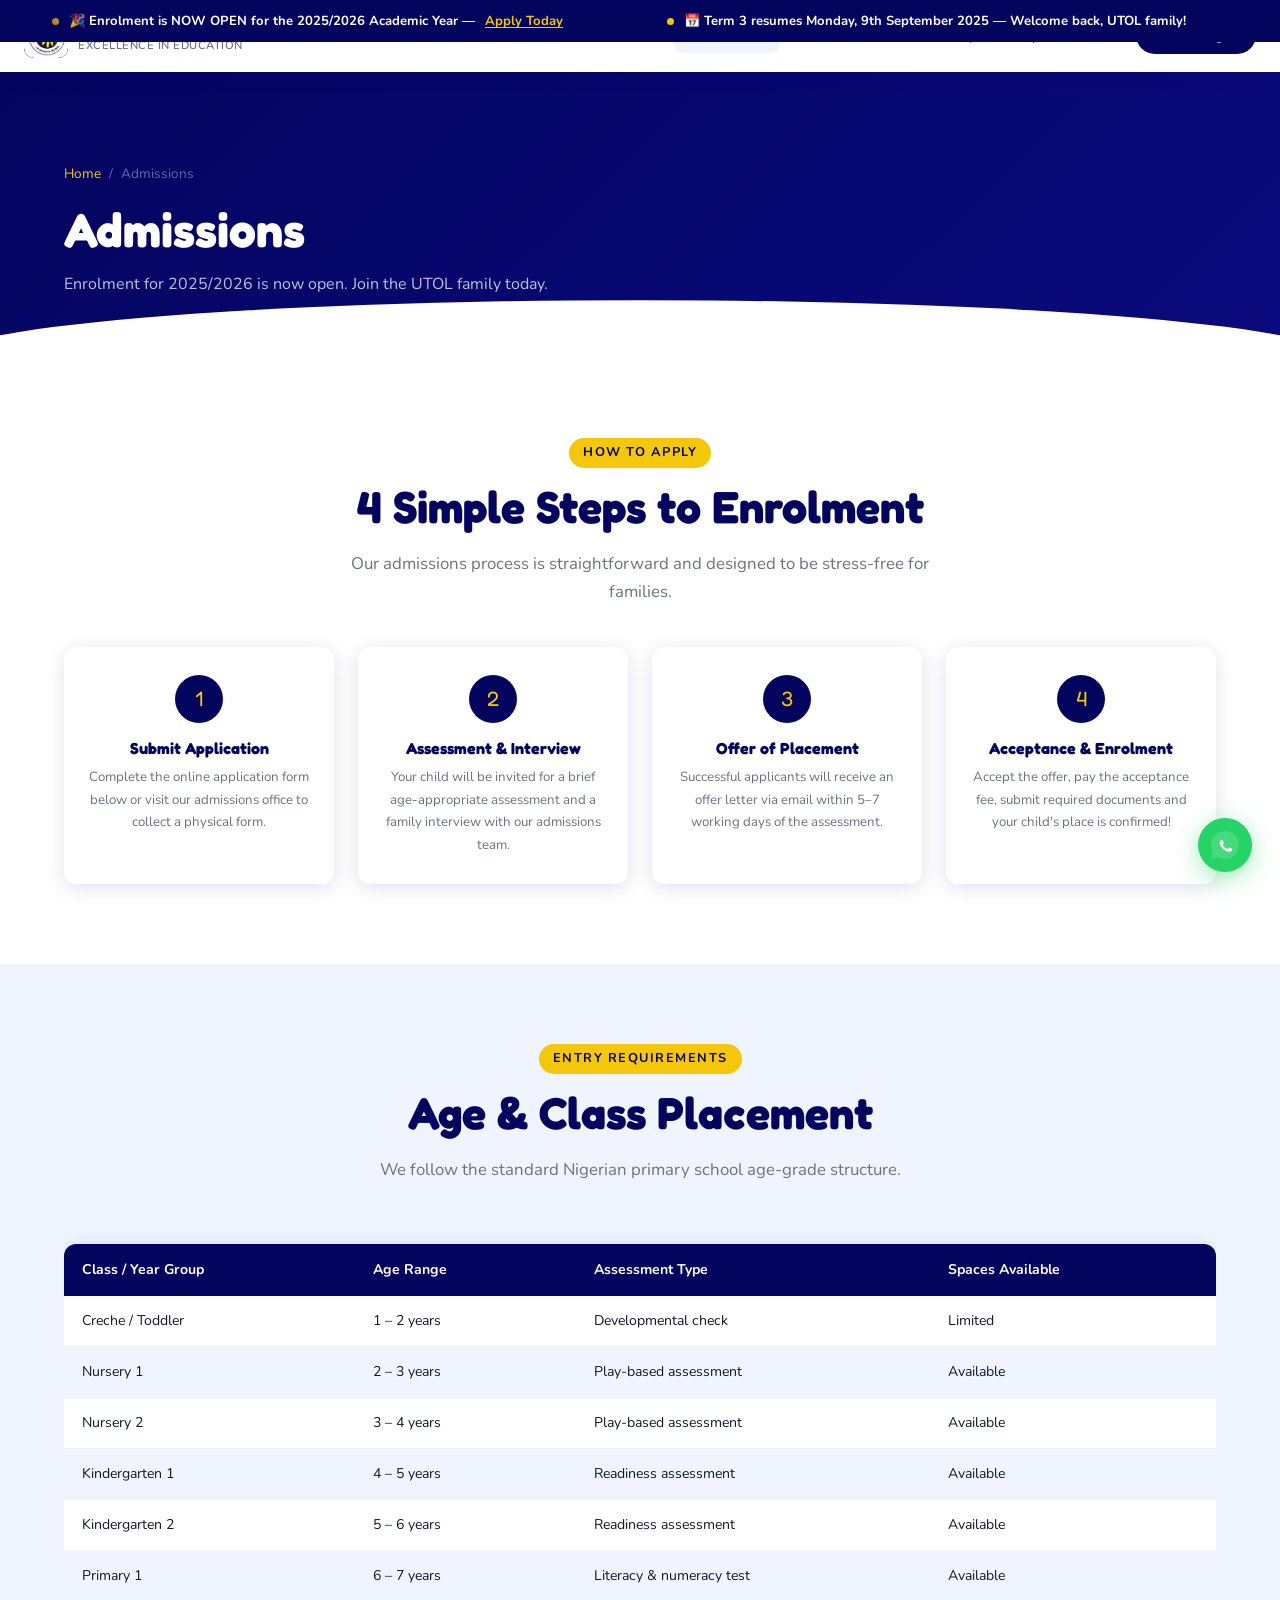
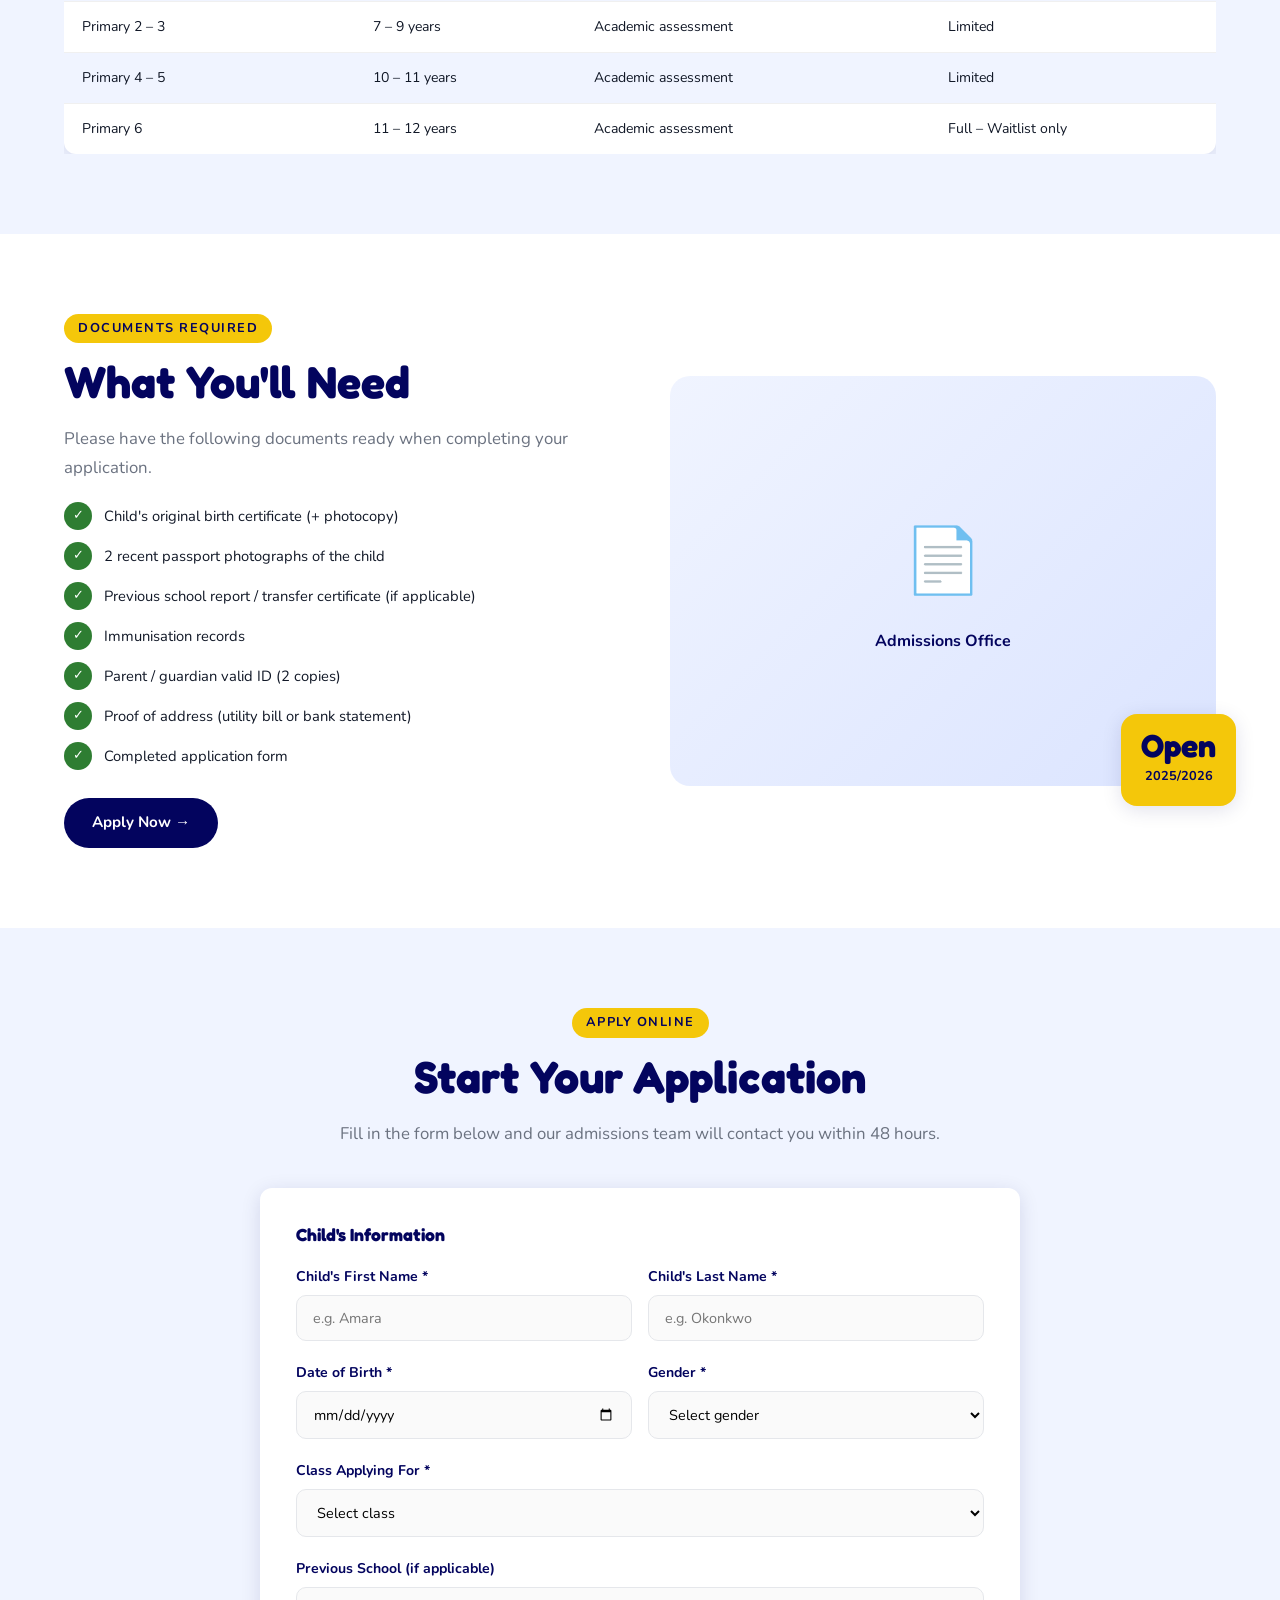
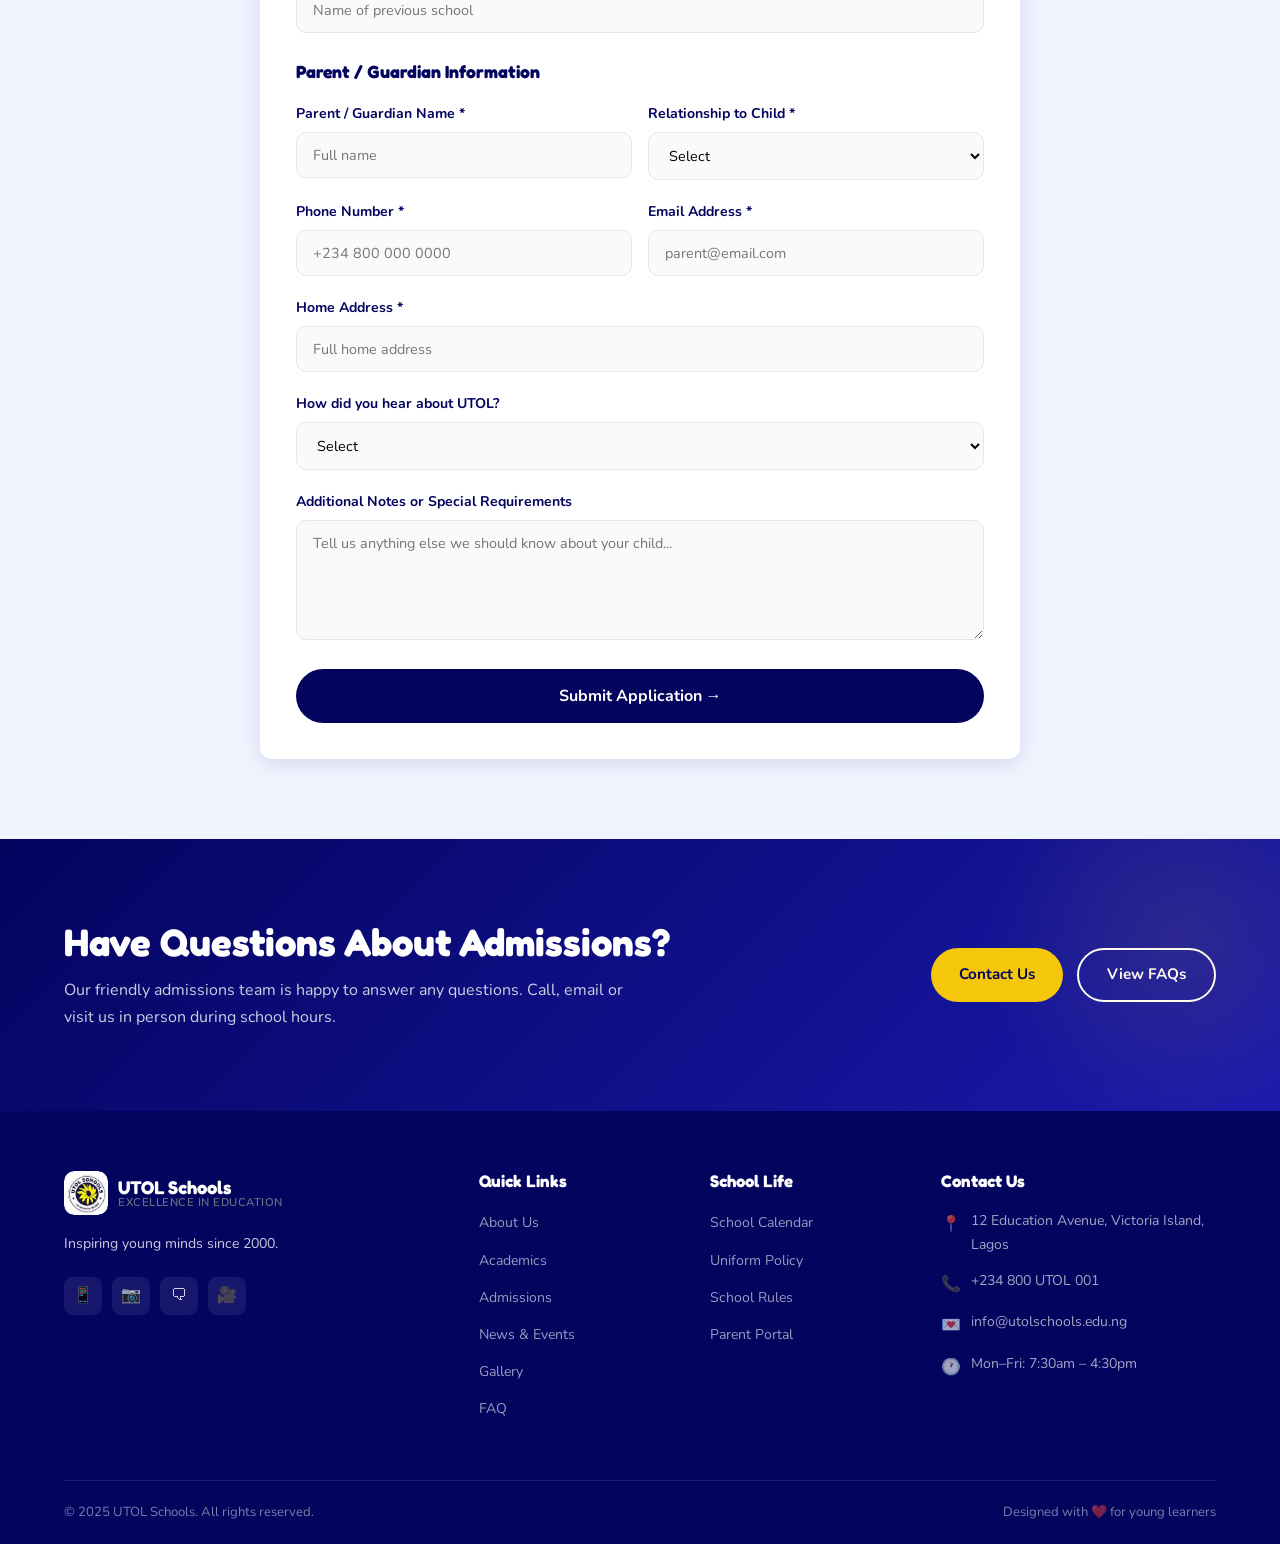
<file: admissions.html>
<!DOCTYPE html>
<html lang="en">
<head>
  <meta charset="UTF-8" />
  <meta name="viewport" content="width=device-width, initial-scale=1.0" />
  <title>Admissions – UTOL Schools</title>
  <meta name="description" content="Apply to UTOL Schools. Learn about our admissions process, requirements, fees and how to enrol your child for 2025/2026." />
  <link rel="stylesheet" href="css/style.css" />
</head>
<body>

<!-- ============================================================
     ANNOUNCEMENT BAR
============================================================ -->
<div class="announcement-bar" role="marquee" aria-label="School announcements">
  <div class="announcement-track">
    <div class="announcement-item"><span class="ann-dot"></span>&#127881; Enrolment is NOW OPEN for the 2025/2026 Academic Year &mdash; <a href="admissions.html">Apply Today</a></div>
    <div class="announcement-item"><span class="ann-dot"></span>&#128197; Term 3 resumes Monday, 9th September 2025 &mdash; Welcome back, UTOL family!</div>
    <div class="announcement-item"><span class="ann-dot"></span>&#127942; UTOL wins Best Primary School Award 2024 &mdash; Congratulations to our students &amp; staff!</div>
    <div class="announcement-item"><span class="ann-dot"></span>&#128222; Admissions Enquiries: <a href="tel:08059714287">0805 971 4287</a></div>
    <div class="announcement-item"><span class="ann-dot"></span>&#128336; School Hours: Mon&ndash;Thu 7:30am&ndash;3:00pm &nbsp;|&nbsp; Fri 7:30am&ndash;1:00pm</div>
    <div class="announcement-item"><span class="ann-dot"></span>&#127968; Visit us at 7/9 Jemimat Laalu Street, Arepo, Ogun State</div>
    <div class="announcement-item"><span class="ann-dot"></span>&#127881; Enrolment is NOW OPEN for the 2025/2026 Academic Year &mdash; <a href="admissions.html">Apply Today</a></div>
    <div class="announcement-item"><span class="ann-dot"></span>&#128197; Term 3 resumes Monday, 9th September 2025 &mdash; Welcome back, UTOL family!</div>
    <div class="announcement-item"><span class="ann-dot"></span>&#127942; UTOL wins Best Primary School Award 2024 &mdash; Congratulations to our students &amp; staff!</div>
    <div class="announcement-item"><span class="ann-dot"></span>&#128222; Admissions Enquiries: <a href="tel:08059714287">0805 971 4287</a></div>
    <div class="announcement-item"><span class="ann-dot"></span>&#128336; School Hours: Mon&ndash;Thu 7:30am&ndash;3:00pm &nbsp;|&nbsp; Fri 7:30am&ndash;1:00pm</div>
    <div class="announcement-item"><span class="ann-dot"></span>&#127968; Visit us at 7/9 Jemimat Laalu Street, Arepo, Ogun State</div>
  </div>
</div>

  <nav class="navbar">
    <div class="nav-container">
      <a href="index.html" class="nav-logo">
        <div class="nav-logo-icon"><img src="images/logo.jpeg" alt="UTOL Schools Logo" /></div>
        <div class="nav-logo-text"><strong>UTOL Schools</strong><span>Excellence in Education</span></div>
      </a>
      <ul class="nav-links">
        <li><a href="index.html">Home</a></li>
        <li><a href="about.html">About</a></li>
        <li><a href="academics.html">Academics</a></li>
        <li><a href="admissions.html" class="active">Admissions</a></li>
        <li><a href="news.html">News &amp; Events</a></li>
        <li><a href="gallery.html">Gallery</a></li>
        <li><a href="faq.html">FAQ</a></li>
        <li><a href="contact.html">Contact</a></li>
        <li><a href="portal/login.html?portal=1" class="nav-portal-btn">Portal Login</a></li>
      </ul>
      <button class="nav-hamburger" aria-label="Toggle menu"><span></span><span></span><span></span></button>
    </div>
  </nav>

  <section class="page-header">
    <div class="container">
      <div class="breadcrumb"><a href="index.html">Home</a><span>/</span><span>Admissions</span></div>
      <h1>Admissions</h1>
      <p>Enrolment for 2025/2026 is now open. Join the UTOL family today.</p>
    </div>
  </section>

  <!-- STEPS -->
  <section class="section-pad">
    <div class="container">
      <div class="text-center">
        <span class="section-tag">How to Apply</span>
        <h2 class="section-title">4 Simple Steps to Enrolment</h2>
        <p class="section-subtitle">Our admissions process is straightforward and designed to be stress-free for families.</p>
      </div>
      <div class="steps-grid">
        <div class="step-card">
          <div class="step-num">1</div>
          <h3>Submit Application</h3>
          <p>Complete the online application form below or visit our admissions office to collect a physical form.</p>
        </div>
        <div class="step-card">
          <div class="step-num">2</div>
          <h3>Assessment &amp; Interview</h3>
          <p>Your child will be invited for a brief age-appropriate assessment and a family interview with our admissions team.</p>
        </div>
        <div class="step-card">
          <div class="step-num">3</div>
          <h3>Offer of Placement</h3>
          <p>Successful applicants will receive an offer letter via email within 5–7 working days of the assessment.</p>
        </div>
        <div class="step-card">
          <div class="step-num">4</div>
          <h3>Acceptance &amp; Enrolment</h3>
          <p>Accept the offer, pay the acceptance fee, submit required documents and your child's place is confirmed!</p>
        </div>
      </div>
    </div>
  </section>

  <!-- AGE REQUIREMENTS TABLE -->
  <section class="section-pad" style="background:var(--light)">
    <div class="container">
      <div class="text-center">
        <span class="section-tag">Entry Requirements</span>
        <h2 class="section-title">Age &amp; Class Placement</h2>
        <p class="section-subtitle">We follow the standard Nigerian primary school age-grade structure.</p>
      </div>
      <div style="overflow-x:auto;margin-top:36px;">
        <table class="requirements-table">
          <thead>
            <tr>
              <th>Class / Year Group</th>
              <th>Age Range</th>
              <th>Assessment Type</th>
              <th>Spaces Available</th>
            </tr>
          </thead>
          <tbody>
            <tr><td>Creche / Toddler</td><td>1 – 2 years</td><td>Developmental check</td><td>Limited</td></tr>
            <tr><td>Nursery 1</td><td>2 – 3 years</td><td>Play-based assessment</td><td>Available</td></tr>
            <tr><td>Nursery 2</td><td>3 – 4 years</td><td>Play-based assessment</td><td>Available</td></tr>
            <tr><td>Kindergarten 1</td><td>4 – 5 years</td><td>Readiness assessment</td><td>Available</td></tr>
            <tr><td>Kindergarten 2</td><td>5 – 6 years</td><td>Readiness assessment</td><td>Available</td></tr>
            <tr><td>Primary 1</td><td>6 – 7 years</td><td>Literacy &amp; numeracy test</td><td>Available</td></tr>
            <tr><td>Primary 2 – 3</td><td>7 – 9 years</td><td>Academic assessment</td><td>Limited</td></tr>
            <tr><td>Primary 4 – 5</td><td>10 – 11 years</td><td>Academic assessment</td><td>Limited</td></tr>
            <tr><td>Primary 6</td><td>11 – 12 years</td><td>Academic assessment</td><td>Full – Waitlist only</td></tr>
          </tbody>
        </table>
      </div>
    </div>
  </section>

  <!-- REQUIRED DOCUMENTS -->
  <section class="section-pad">
    <div class="container">
      <div class="welcome-grid">
        <div class="welcome-text" style="padding-left:0;padding-right:20px;">
          <span class="section-tag">Documents Required</span>
          <h2 class="section-title">What You'll Need</h2>
          <p class="section-subtitle" style="margin-bottom:20px;">Please have the following documents ready when completing your application.</p>
          <ul style="display:flex;flex-direction:column;gap:12px;margin-bottom:28px;">
            <li style="display:flex;align-items:center;gap:12px;font-size:0.92rem;"><span style="width:28px;height:28px;background:var(--green);border-radius:50%;display:flex;align-items:center;justify-content:center;color:#fff;font-size:0.8rem;flex-shrink:0;">✓</span>Child's original birth certificate (+ photocopy)</li>
            <li style="display:flex;align-items:center;gap:12px;font-size:0.92rem;"><span style="width:28px;height:28px;background:var(--green);border-radius:50%;display:flex;align-items:center;justify-content:center;color:#fff;font-size:0.8rem;flex-shrink:0;">✓</span>2 recent passport photographs of the child</li>
            <li style="display:flex;align-items:center;gap:12px;font-size:0.92rem;"><span style="width:28px;height:28px;background:var(--green);border-radius:50%;display:flex;align-items:center;justify-content:center;color:#fff;font-size:0.8rem;flex-shrink:0;">✓</span>Previous school report / transfer certificate (if applicable)</li>
            <li style="display:flex;align-items:center;gap:12px;font-size:0.92rem;"><span style="width:28px;height:28px;background:var(--green);border-radius:50%;display:flex;align-items:center;justify-content:center;color:#fff;font-size:0.8rem;flex-shrink:0;">✓</span>Immunisation records</li>
            <li style="display:flex;align-items:center;gap:12px;font-size:0.92rem;"><span style="width:28px;height:28px;background:var(--green);border-radius:50%;display:flex;align-items:center;justify-content:center;color:#fff;font-size:0.8rem;flex-shrink:0;">✓</span>Parent / guardian valid ID (2 copies)</li>
            <li style="display:flex;align-items:center;gap:12px;font-size:0.92rem;"><span style="width:28px;height:28px;background:var(--green);border-radius:50%;display:flex;align-items:center;justify-content:center;color:#fff;font-size:0.8rem;flex-shrink:0;">✓</span>Proof of address (utility bill or bank statement)</li>
            <li style="display:flex;align-items:center;gap:12px;font-size:0.92rem;"><span style="width:28px;height:28px;background:var(--green);border-radius:50%;display:flex;align-items:center;justify-content:center;color:#fff;font-size:0.8rem;flex-shrink:0;">✓</span>Completed application form</li>
          </ul>
          <a href="#apply" class="btn btn-navy">Apply Now &rarr;</a>
        </div>
        <div class="welcome-img-wrap">
          <div class="welcome-img-placeholder">
            <div class="img-icon">&#128196;</div>
            <span>Admissions Office</span>
          </div>
          <div class="welcome-badge">
            <strong>Open</strong>
            <span>2025/2026</span>
          </div>
        </div>
      </div>
    </div>
  </section>

  <!-- APPLICATION FORM -->
  <section class="section-pad" id="apply" style="background:var(--light)">
    <div class="container">
      <div class="text-center">
        <span class="section-tag">Apply Online</span>
        <h2 class="section-title">Start Your Application</h2>
        <p class="section-subtitle">Fill in the form below and our admissions team will contact you within 48 hours.</p>
      </div>
      <div style="max-width:760px;margin:40px auto 0;">
        <form id="admissionsForm" class="contact-form-wrap">
          <h3 style="margin-bottom:20px;font-size:1.1rem;">Child's Information</h3>
          <div class="form-row">
            <div class="form-group"><label>Child's First Name *</label><input type="text" required placeholder="e.g. Amara" /></div>
            <div class="form-group"><label>Child's Last Name *</label><input type="text" required placeholder="e.g. Okonkwo" /></div>
          </div>
          <div class="form-row">
            <div class="form-group"><label>Date of Birth *</label><input type="date" required /></div>
            <div class="form-group"><label>Gender *</label><select required><option value="">Select gender</option><option>Male</option><option>Female</option></select></div>
          </div>
          <div class="form-group"><label>Class Applying For *</label><select required><option value="">Select class</option><option>Nursery 1</option><option>Nursery 2</option><option>KG 1</option><option>KG 2</option><option>Primary 1</option><option>Primary 2</option><option>Primary 3</option><option>Primary 4</option><option>Primary 5</option><option>Primary 6</option></select></div>
          <div class="form-group"><label>Previous School (if applicable)</label><input type="text" placeholder="Name of previous school" /></div>

          <h3 style="margin:28px 0 20px;font-size:1.1rem;">Parent / Guardian Information</h3>
          <div class="form-row">
            <div class="form-group"><label>Parent / Guardian Name *</label><input type="text" required placeholder="Full name" /></div>
            <div class="form-group"><label>Relationship to Child *</label><select required><option value="">Select</option><option>Father</option><option>Mother</option><option>Guardian</option><option>Other</option></select></div>
          </div>
          <div class="form-row">
            <div class="form-group"><label>Phone Number *</label><input type="tel" required placeholder="+234 800 000 0000" /></div>
            <div class="form-group"><label>Email Address *</label><input type="email" required placeholder="parent@email.com" /></div>
          </div>
          <div class="form-group"><label>Home Address *</label><input type="text" required placeholder="Full home address" /></div>
          <div class="form-group"><label>How did you hear about UTOL?</label><select><option value="">Select</option><option>Friend / Family referral</option><option>Social media</option><option>Google search</option><option>School banner / billboard</option><option>Newspaper / Magazine</option><option>School open day</option></select></div>
          <div class="form-group"><label>Additional Notes or Special Requirements</label><textarea placeholder="Tell us anything else we should know about your child..."></textarea></div>
          <button type="submit" class="btn btn-navy" style="width:100%;justify-content:center;padding:16px;font-size:1rem;">Submit Application &rarr;</button>
        </form>
      </div>
    </div>
  </section>

  <section class="admissions-cta section-pad">
    <div class="container">
      <div class="cta-grid">
        <div class="cta-text">
          <h2>Have Questions About Admissions?</h2>
          <p>Our friendly admissions team is happy to answer any questions. Call, email or visit us in person during school hours.</p>
        </div>
        <div class="cta-actions">
          <a href="contact.html" class="btn btn-primary">Contact Us</a>
          <a href="faq.html" class="btn btn-outline">View FAQs</a>
        </div>
      </div>
    </div>
  </section>

  <footer class="footer">
    <div class="container">
      <div class="footer-grid">
        <div class="footer-brand"><a href="index.html" class="nav-logo"><div class="nav-logo-icon"><img src="images/logo.jpeg" alt="UTOL Schools Logo" /></div><div class="nav-logo-text"><strong style="color:#fff">UTOL Schools</strong><span>Excellence in Education</span></div></a><p>Inspiring young minds since 2000.</p><div class="footer-socials"><a href="#" class="social-btn">&#128241;</a><a href="#" class="social-btn">&#128247;</a><a href="#" class="social-btn">&#128488;</a><a href="#" class="social-btn">&#127909;</a></div></div>
        <div class="footer-col"><h4>Quick Links</h4><ul class="footer-links"><li><a href="about.html">About Us</a></li><li><a href="academics.html">Academics</a></li><li><a href="admissions.html">Admissions</a></li><li><a href="news.html">News &amp; Events</a></li><li><a href="gallery.html">Gallery</a></li><li><a href="faq.html">FAQ</a></li></ul></div>
        <div class="footer-col"><h4>School Life</h4><ul class="footer-links"><li><a href="#">School Calendar</a></li><li><a href="#">Uniform Policy</a></li><li><a href="#">School Rules</a></li><li><a href="portal/login.html?portal=1">Parent Portal</a></li></ul></div>
        <div class="footer-col"><h4>Contact Us</h4><ul class="footer-contact"><li><span class="ci">&#128205;</span>12 Education Avenue, Victoria Island, Lagos</li><li><span class="ci">&#128222;</span>+234 800 UTOL 001</li><li><span class="ci">&#128140;</span>info@utolschools.edu.ng</li><li><span class="ci">&#128336;</span>Mon–Fri: 7:30am – 4:30pm</li></ul></div>
      </div>
      <div class="footer-bottom"><span>&copy; 2025 UTOL Schools. All rights reserved.</span><span>Designed with &#10084;&#65039; for young learners</span></div>
    </div>
  </footer>

<!-- ============================================================
     FLOATING WHATSAPP BUTTON
============================================================ -->
<a
  href="https://wa.me/2348059714287?text=Hello%2C%20I%20have%20a%20question%20about%20admission%20at%20UTOL%20Schools."
  class="whatsapp-fab"
  target="_blank"
  rel="noopener"
  aria-label="Chat with UTOL Schools on WhatsApp"
  title="Chat with us on WhatsApp"
>
  <span class="wa-icon">
    <svg width="28" height="28" viewBox="0 0 28 28" fill="none" xmlns="http://www.w3.org/2000/svg" aria-hidden="true">
      <path d="M14 0C6.268 0 0 6.268 0 14c0 2.467.638 4.784 1.755 6.793L0 28l7.415-1.727A13.94 13.94 0 0014 28c7.732 0 14-6.268 14-14S21.732 0 14 0z" fill="#fff" fill-opacity=".15"/>
      <path d="M20.52 17.48c-.31-.16-1.84-.91-2.12-1.01-.28-.1-.49-.16-.69.16-.2.31-.77.99-.95 1.19-.17.2-.35.22-.66.06-.31-.16-1.31-.48-2.49-1.54-.92-.82-1.54-1.84-1.72-2.15-.18-.31-.02-.48.13-.64.14-.14.31-.36.47-.54.16-.18.21-.31.32-.52.1-.2.05-.39-.02-.55-.07-.16-.69-1.66-.94-2.27-.25-.6-.5-.52-.69-.53-.18-.01-.39-.01-.6-.01s-.55.08-.83.39c-.28.31-1.08 1.06-1.08 2.57 0 1.51 1.1 2.97 1.25 3.17.16.2 2.16 3.3 5.24 4.63.73.32 1.3.51 1.75.65.73.23 1.4.2 1.93.12.59-.09 1.84-.75 2.1-1.48.26-.73.26-1.35.18-1.48-.08-.13-.28-.21-.59-.37z" fill="#fff"/>
    </svg>
  </span>
  <span class="wa-label">Chat with Us on WhatsApp</span>
</a>

  <script src="js/main.js"></script>
</body>
</html>
</file>
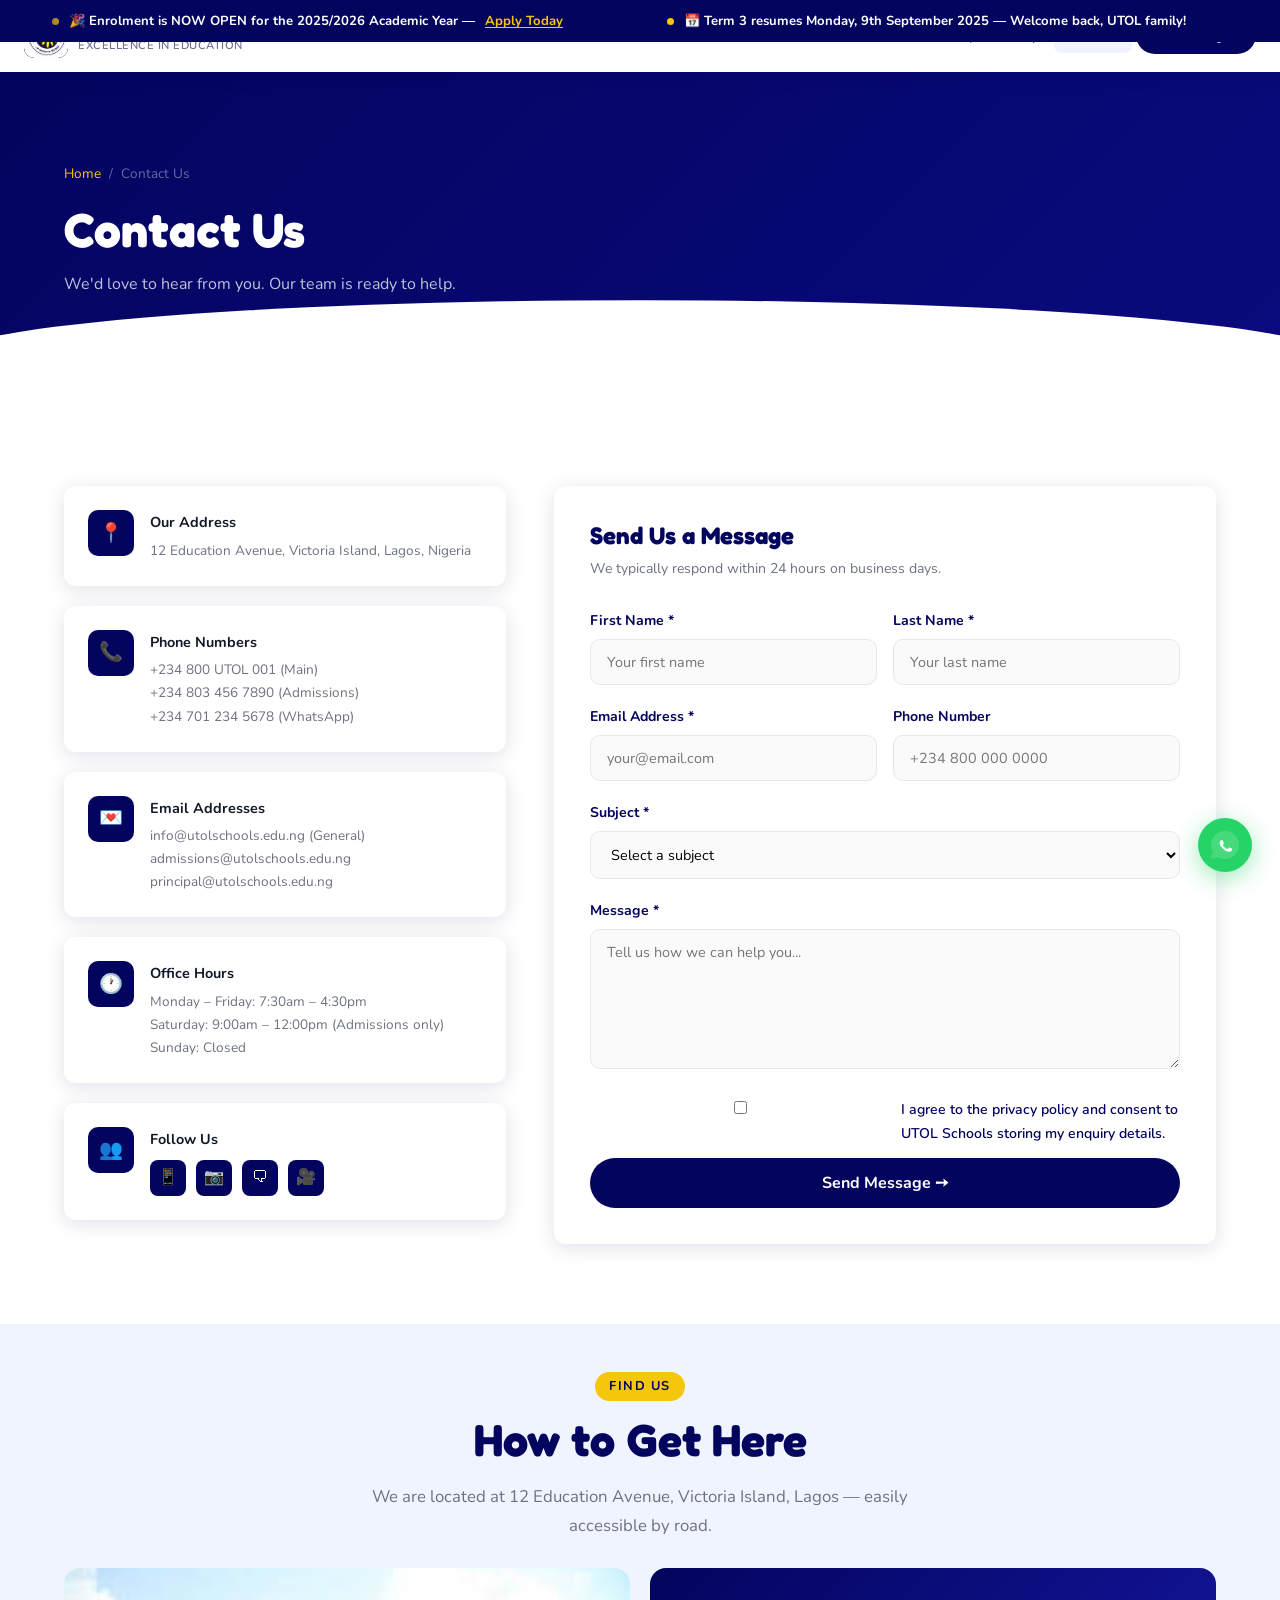
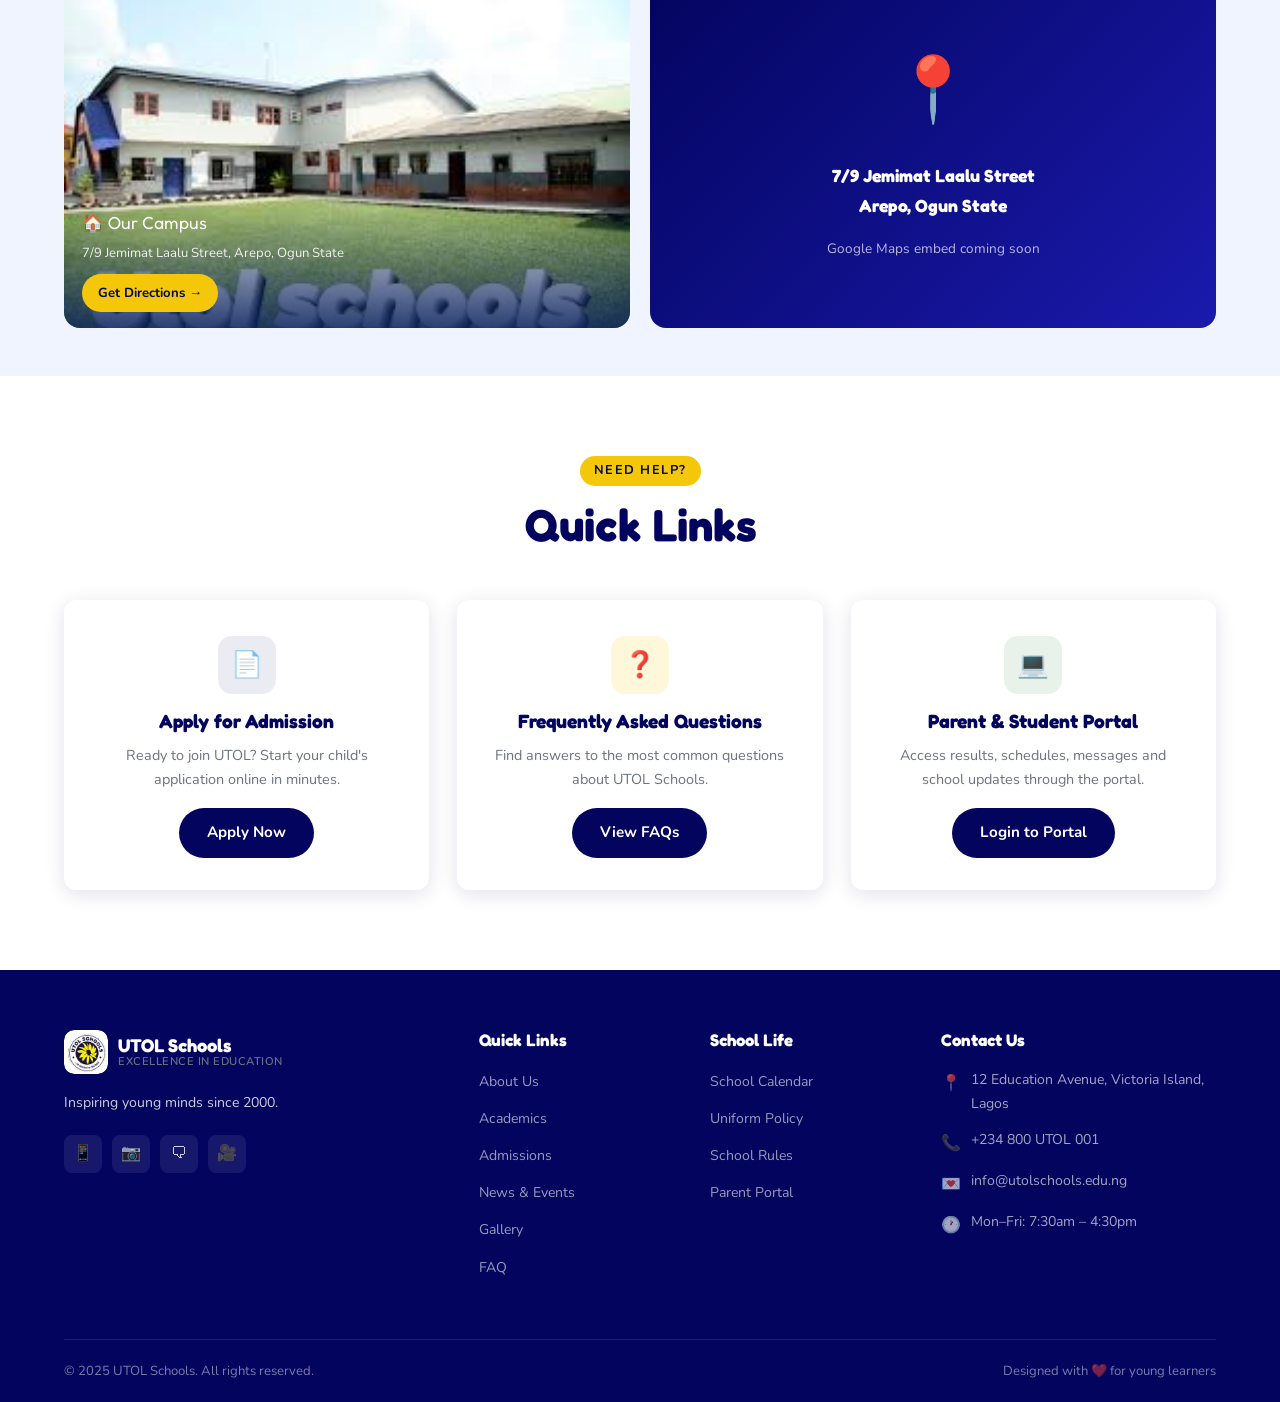
<file: contact.html>
<!DOCTYPE html>
<html lang="en">
<head>
  <meta charset="UTF-8" />
  <meta name="viewport" content="width=device-width, initial-scale=1.0" />
  <title>Contact Us – UTOL Schools</title>
  <meta name="description" content="Get in touch with UTOL Schools. Contact us for admissions enquiries, general questions, or to book a campus tour." />
  <link rel="stylesheet" href="css/style.css" />
</head>
<body>

<!-- ============================================================
     ANNOUNCEMENT BAR
============================================================ -->
<div class="announcement-bar" role="marquee" aria-label="School announcements">
  <div class="announcement-track">
    <div class="announcement-item"><span class="ann-dot"></span>&#127881; Enrolment is NOW OPEN for the 2025/2026 Academic Year &mdash; <a href="admissions.html">Apply Today</a></div>
    <div class="announcement-item"><span class="ann-dot"></span>&#128197; Term 3 resumes Monday, 9th September 2025 &mdash; Welcome back, UTOL family!</div>
    <div class="announcement-item"><span class="ann-dot"></span>&#127942; UTOL wins Best Primary School Award 2024 &mdash; Congratulations to our students &amp; staff!</div>
    <div class="announcement-item"><span class="ann-dot"></span>&#128222; Admissions Enquiries: <a href="tel:08059714287">0805 971 4287</a></div>
    <div class="announcement-item"><span class="ann-dot"></span>&#128336; School Hours: Mon&ndash;Thu 7:30am&ndash;3:00pm &nbsp;|&nbsp; Fri 7:30am&ndash;1:00pm</div>
    <div class="announcement-item"><span class="ann-dot"></span>&#127968; Visit us at 7/9 Jemimat Laalu Street, Arepo, Ogun State</div>
    <div class="announcement-item"><span class="ann-dot"></span>&#127881; Enrolment is NOW OPEN for the 2025/2026 Academic Year &mdash; <a href="admissions.html">Apply Today</a></div>
    <div class="announcement-item"><span class="ann-dot"></span>&#128197; Term 3 resumes Monday, 9th September 2025 &mdash; Welcome back, UTOL family!</div>
    <div class="announcement-item"><span class="ann-dot"></span>&#127942; UTOL wins Best Primary School Award 2024 &mdash; Congratulations to our students &amp; staff!</div>
    <div class="announcement-item"><span class="ann-dot"></span>&#128222; Admissions Enquiries: <a href="tel:08059714287">0805 971 4287</a></div>
    <div class="announcement-item"><span class="ann-dot"></span>&#128336; School Hours: Mon&ndash;Thu 7:30am&ndash;3:00pm &nbsp;|&nbsp; Fri 7:30am&ndash;1:00pm</div>
    <div class="announcement-item"><span class="ann-dot"></span>&#127968; Visit us at 7/9 Jemimat Laalu Street, Arepo, Ogun State</div>
  </div>
</div>

  <nav class="navbar">
    <div class="nav-container">
      <a href="index.html" class="nav-logo">
        <div class="nav-logo-icon"><img src="images/logo.jpeg" alt="UTOL Schools Logo" /></div>
        <div class="nav-logo-text"><strong>UTOL Schools</strong><span>Excellence in Education</span></div>
      </a>
      <ul class="nav-links">
        <li><a href="index.html">Home</a></li>
        <li><a href="about.html">About</a></li>
        <li><a href="academics.html">Academics</a></li>
        <li><a href="admissions.html">Admissions</a></li>
        <li><a href="news.html">News &amp; Events</a></li>
        <li><a href="gallery.html">Gallery</a></li>
        <li><a href="faq.html">FAQ</a></li>
        <li><a href="contact.html" class="active">Contact</a></li>
        <li><a href="portal/login.html?portal=1" class="nav-portal-btn">Portal Login</a></li>
      </ul>
      <button class="nav-hamburger" aria-label="Toggle menu"><span></span><span></span><span></span></button>
    </div>
  </nav>

  <section class="page-header">
    <div class="container">
      <div class="breadcrumb"><a href="index.html">Home</a><span>/</span><span>Contact Us</span></div>
      <h1>Contact Us</h1>
      <p>We'd love to hear from you. Our team is ready to help.</p>
    </div>
  </section>

  <section class="section-pad">
    <div class="container">
      <div class="contact-grid">
        <!-- Contact Info -->
        <div class="contact-info">
          <div class="contact-card">
            <div class="contact-card-icon">&#128205;</div>
            <div>
              <strong>Our Address</strong>
              <p>12 Education Avenue, Victoria Island, Lagos, Nigeria</p>
            </div>
          </div>
          <div class="contact-card">
            <div class="contact-card-icon">&#128222;</div>
            <div>
              <strong>Phone Numbers</strong>
              <p>+234 800 UTOL 001 (Main)<br/>+234 803 456 7890 (Admissions)<br/>+234 701 234 5678 (WhatsApp)</p>
            </div>
          </div>
          <div class="contact-card">
            <div class="contact-card-icon">&#128140;</div>
            <div>
              <strong>Email Addresses</strong>
              <p>info@utolschools.edu.ng (General)<br/>admissions@utolschools.edu.ng<br/>principal@utolschools.edu.ng</p>
            </div>
          </div>
          <div class="contact-card">
            <div class="contact-card-icon">&#128336;</div>
            <div>
              <strong>Office Hours</strong>
              <p>Monday – Friday: 7:30am – 4:30pm<br/>Saturday: 9:00am – 12:00pm (Admissions only)<br/>Sunday: Closed</p>
            </div>
          </div>
          <div class="contact-card">
            <div class="contact-card-icon">&#128101;</div>
            <div>
              <strong>Follow Us</strong>
              <div style="display:flex;gap:10px;margin-top:8px;">
                <a href="#" style="width:36px;height:36px;background:var(--navy);border-radius:8px;display:flex;align-items:center;justify-content:center;color:#fff;font-size:1rem;">&#128241;</a>
                <a href="#" style="width:36px;height:36px;background:var(--navy);border-radius:8px;display:flex;align-items:center;justify-content:center;color:#fff;font-size:1rem;">&#128247;</a>
                <a href="#" style="width:36px;height:36px;background:var(--navy);border-radius:8px;display:flex;align-items:center;justify-content:center;color:#fff;font-size:1rem;">&#128488;</a>
                <a href="#" style="width:36px;height:36px;background:var(--navy);border-radius:8px;display:flex;align-items:center;justify-content:center;color:#fff;font-size:1rem;">&#127909;</a>
              </div>
            </div>
          </div>
        </div>

        <!-- Contact Form -->
        <div class="contact-form-wrap">
          <h2 style="font-size:1.5rem;margin-bottom:6px;">Send Us a Message</h2>
          <p style="color:var(--gray);font-size:0.88rem;margin-bottom:28px;">We typically respond within 24 hours on business days.</p>
          <form id="contactForm">
            <div class="form-row">
              <div class="form-group"><label>First Name *</label><input type="text" required placeholder="Your first name" /></div>
              <div class="form-group"><label>Last Name *</label><input type="text" required placeholder="Your last name" /></div>
            </div>
            <div class="form-row">
              <div class="form-group"><label>Email Address *</label><input type="email" required placeholder="your@email.com" /></div>
              <div class="form-group"><label>Phone Number</label><input type="tel" placeholder="+234 800 000 0000" /></div>
            </div>
            <div class="form-group">
              <label>Subject *</label>
              <select required>
                <option value="">Select a subject</option>
                <option>Admissions Enquiry</option>
                <option>Book a Campus Tour</option>
                <option>Academic / Curriculum Question</option>
                <option>Fees &amp; Financial Information</option>
                <option>Parent Portal Support</option>
                <option>Complaint or Concern</option>
                <option>Partnership / Sponsorship</option>
                <option>General Enquiry</option>
              </select>
            </div>
            <div class="form-group">
              <label>Message *</label>
              <textarea required placeholder="Tell us how we can help you..." style="min-height:140px;"></textarea>
            </div>
            <div class="form-group" style="margin-bottom:12px;">
              <label style="display:flex;align-items:flex-start;gap:10px;font-weight:600;cursor:pointer;">
                <input type="checkbox" required style="margin-top:3px;accent-color:var(--navy);" />
                I agree to the privacy policy and consent to UTOL Schools storing my enquiry details.
              </label>
            </div>
            <button type="submit" class="btn btn-navy" style="width:100%;justify-content:center;padding:14px;font-size:1rem;">Send Message &#10137;</button>
          </form>
        </div>
      </div>
    </div>
  </section>

  <!-- MAP -->
  <section class="section-pad-sm" style="background:var(--light)">
    <div class="container">
      <div class="text-center" style="margin-bottom:28px;">
        <span class="section-tag">Find Us</span>
        <h2 class="section-title">How to Get Here</h2>
        <p class="section-subtitle">We are located at 12 Education Avenue, Victoria Island, Lagos — easily accessible by road.</p>
      </div>
      <div style="display:grid;grid-template-columns:1fr 1fr;gap:20px;">
        <!-- Campus photo -->
        <div style="border-radius:16px;overflow:hidden;position:relative;height:360px;">
          <img src="images/gallery4.jpeg" alt="UTOL Schools campus building"
            style="width:100%;height:100%;object-fit:cover;display:block;" />
          <div style="position:absolute;bottom:0;left:0;right:0;background:linear-gradient(transparent,rgba(13,37,96,0.88));padding:20px 18px 16px;color:#fff;">
            <div style="font-family:'Fredoka One',cursive;font-size:1.1rem;margin-bottom:4px;">&#127968; Our Campus</div>
            <div style="font-family:'Nunito',sans-serif;font-size:0.82rem;opacity:0.9;">7/9 Jemimat Laalu Street, Arepo, Ogun State</div>
            <a href="#" class="btn btn-primary" style="margin-top:10px;display:inline-block;font-size:0.82rem;padding:8px 16px;">Get Directions &rarr;</a>
          </div>
        </div>
        <!-- Map placeholder -->
        <div style="width:100%;height:360px;background:linear-gradient(135deg,var(--navy) 0%,#1a1aad 100%);border-radius:16px;display:flex;align-items:center;justify-content:center;flex-direction:column;gap:16px;color:#fff;">
          <span style="font-size:4rem;">&#128205;</span>
          <strong style="font-family:'Fredoka One',cursive;font-size:1.1rem;text-align:center;">7/9 Jemimat Laalu Street<br/>Arepo, Ogun State</strong>
          <p style="opacity:0.7;font-size:0.85rem;">Google Maps embed coming soon</p>
        </div>
      </div>
    </div>
  </section>

  <!-- QUICK LINKS -->
  <section class="section-pad">
    <div class="container">
      <div class="text-center" style="margin-bottom:36px;">
        <span class="section-tag">Need Help?</span>
        <h2 class="section-title">Quick Links</h2>
      </div>
      <div class="features-grid">
        <div class="feature-card" style="text-align:center;">
          <div class="feature-icon fc-navy" style="margin:0 auto 16px;">&#128196;</div>
          <h3>Apply for Admission</h3>
          <p>Ready to join UTOL? Start your child's application online in minutes.</p>
          <a href="admissions.html" class="btn btn-navy" style="margin-top:16px;">Apply Now</a>
        </div>
        <div class="feature-card" style="text-align:center;">
          <div class="feature-icon fc-yellow" style="margin:0 auto 16px;">&#10067;</div>
          <h3>Frequently Asked Questions</h3>
          <p>Find answers to the most common questions about UTOL Schools.</p>
          <a href="faq.html" class="btn btn-navy" style="margin-top:16px;">View FAQs</a>
        </div>
        <div class="feature-card" style="text-align:center;">
          <div class="feature-icon fc-green" style="margin:0 auto 16px;">&#128187;</div>
          <h3>Parent &amp; Student Portal</h3>
          <p>Access results, schedules, messages and school updates through the portal.</p>
          <a href="portal/login.html?portal=1" class="btn btn-navy" style="margin-top:16px;">Login to Portal</a>
        </div>
      </div>
    </div>
  </section>

  <footer class="footer">
    <div class="container">
      <div class="footer-grid">
        <div class="footer-brand"><a href="index.html" class="nav-logo"><div class="nav-logo-icon"><img src="images/logo.jpeg" alt="UTOL Schools Logo" /></div><div class="nav-logo-text"><strong style="color:#fff">UTOL Schools</strong><span>Excellence in Education</span></div></a><p>Inspiring young minds since 2000.</p><div class="footer-socials"><a href="#" class="social-btn">&#128241;</a><a href="#" class="social-btn">&#128247;</a><a href="#" class="social-btn">&#128488;</a><a href="#" class="social-btn">&#127909;</a></div></div>
        <div class="footer-col"><h4>Quick Links</h4><ul class="footer-links"><li><a href="about.html">About Us</a></li><li><a href="academics.html">Academics</a></li><li><a href="admissions.html">Admissions</a></li><li><a href="news.html">News &amp; Events</a></li><li><a href="gallery.html">Gallery</a></li><li><a href="faq.html">FAQ</a></li></ul></div>
        <div class="footer-col"><h4>School Life</h4><ul class="footer-links"><li><a href="#">School Calendar</a></li><li><a href="#">Uniform Policy</a></li><li><a href="#">School Rules</a></li><li><a href="portal/login.html?portal=1">Parent Portal</a></li></ul></div>
        <div class="footer-col"><h4>Contact Us</h4><ul class="footer-contact"><li><span class="ci">&#128205;</span>12 Education Avenue, Victoria Island, Lagos</li><li><span class="ci">&#128222;</span>+234 800 UTOL 001</li><li><span class="ci">&#128140;</span>info@utolschools.edu.ng</li><li><span class="ci">&#128336;</span>Mon–Fri: 7:30am – 4:30pm</li></ul></div>
      </div>
      <div class="footer-bottom"><span>&copy; 2025 UTOL Schools. All rights reserved.</span><span>Designed with &#10084;&#65039; for young learners</span></div>
    </div>
  </footer>

<!-- ============================================================
     FLOATING WHATSAPP BUTTON
============================================================ -->
<a
  href="https://wa.me/2348059714287?text=Hello%2C%20I%20would%20like%20to%20get%20in%20touch%20with%20UTOL%20Schools."
  class="whatsapp-fab"
  target="_blank"
  rel="noopener"
  aria-label="Chat with UTOL Schools on WhatsApp"
  title="Chat with us on WhatsApp"
>
  <span class="wa-icon">
    <svg width="28" height="28" viewBox="0 0 28 28" fill="none" xmlns="http://www.w3.org/2000/svg" aria-hidden="true">
      <path d="M14 0C6.268 0 0 6.268 0 14c0 2.467.638 4.784 1.755 6.793L0 28l7.415-1.727A13.94 13.94 0 0014 28c7.732 0 14-6.268 14-14S21.732 0 14 0z" fill="#fff" fill-opacity=".15"/>
      <path d="M20.52 17.48c-.31-.16-1.84-.91-2.12-1.01-.28-.1-.49-.16-.69.16-.2.31-.77.99-.95 1.19-.17.2-.35.22-.66.06-.31-.16-1.31-.48-2.49-1.54-.92-.82-1.54-1.84-1.72-2.15-.18-.31-.02-.48.13-.64.14-.14.31-.36.47-.54.16-.18.21-.31.32-.52.1-.2.05-.39-.02-.55-.07-.16-.69-1.66-.94-2.27-.25-.6-.5-.52-.69-.53-.18-.01-.39-.01-.6-.01s-.55.08-.83.39c-.28.31-1.08 1.06-1.08 2.57 0 1.51 1.1 2.97 1.25 3.17.16.2 2.16 3.3 5.24 4.63.73.32 1.3.51 1.75.65.73.23 1.4.2 1.93.12.59-.09 1.84-.75 2.1-1.48.26-.73.26-1.35.18-1.48-.08-.13-.28-.21-.59-.37z" fill="#fff"/>
    </svg>
  </span>
  <span class="wa-label">Chat with Us on WhatsApp</span>
</a>

  <script src="js/main.js"></script>
</body>
</html>
</file>
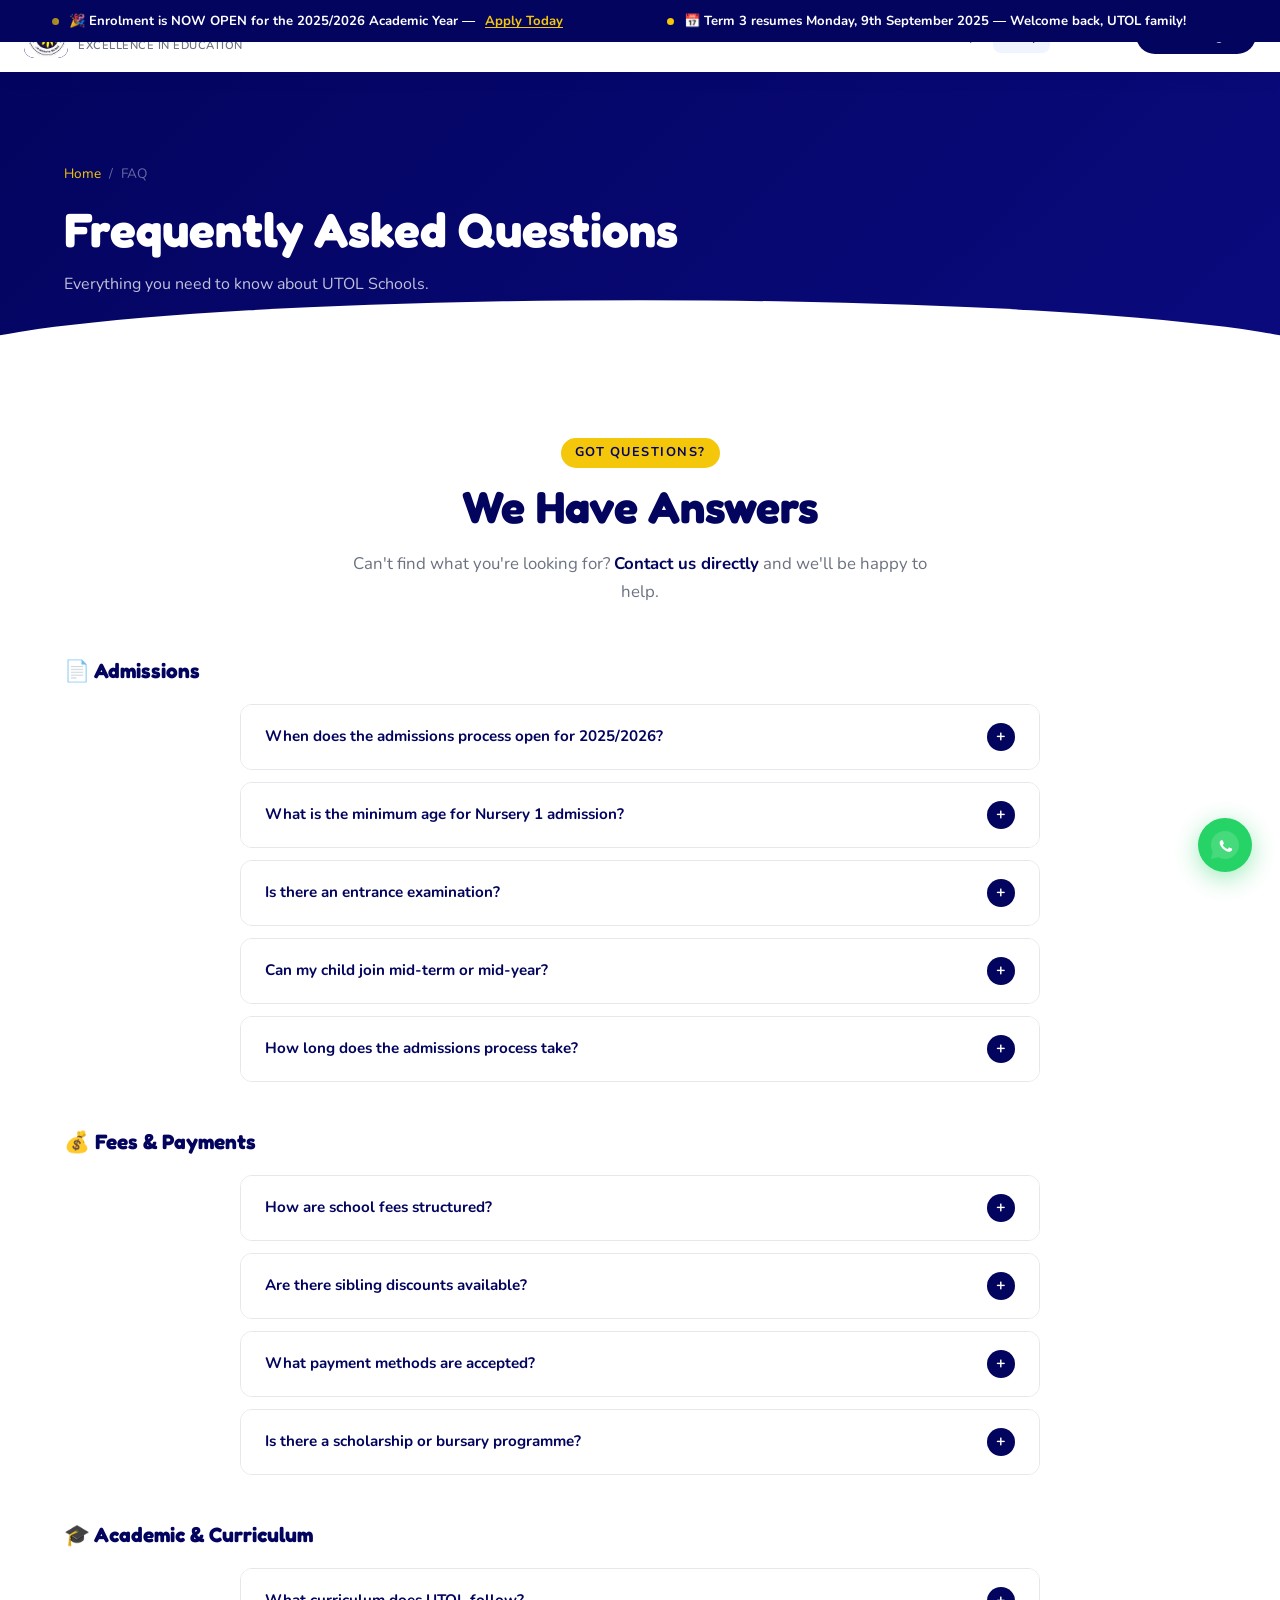
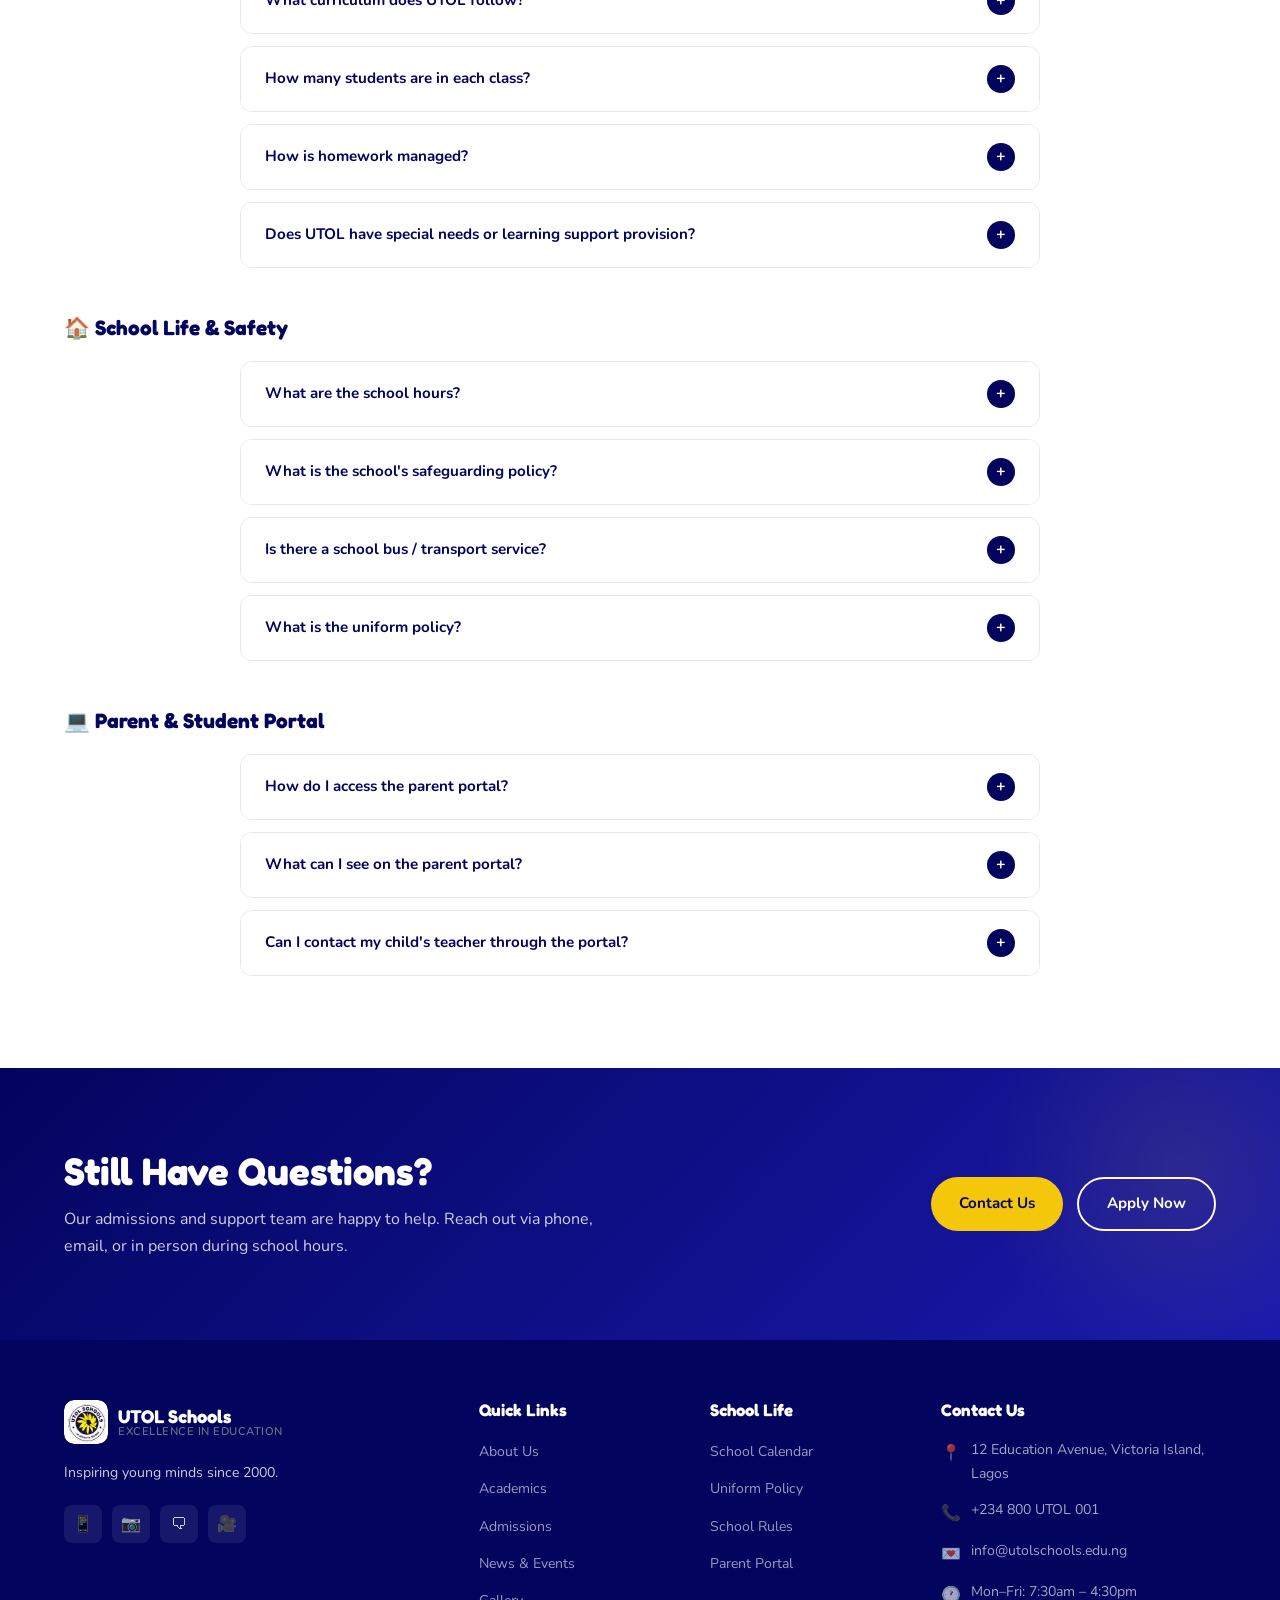
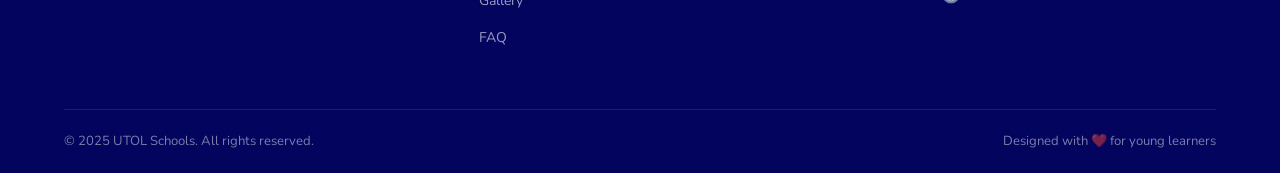
<file: faq.html>
<!DOCTYPE html>
<html lang="en">
<head>
  <meta charset="UTF-8" />
  <meta name="viewport" content="width=device-width, initial-scale=1.0" />
  <title>FAQ – UTOL Schools</title>
  <meta name="description" content="Find answers to frequently asked questions about UTOL Schools — admissions, fees, curriculum, portal access and more." />
  <link rel="stylesheet" href="css/style.css" />
</head>
<body>

<!-- ============================================================
     ANNOUNCEMENT BAR
============================================================ -->
<div class="announcement-bar" role="marquee" aria-label="School announcements">
  <div class="announcement-track">
    <div class="announcement-item"><span class="ann-dot"></span>&#127881; Enrolment is NOW OPEN for the 2025/2026 Academic Year &mdash; <a href="admissions.html">Apply Today</a></div>
    <div class="announcement-item"><span class="ann-dot"></span>&#128197; Term 3 resumes Monday, 9th September 2025 &mdash; Welcome back, UTOL family!</div>
    <div class="announcement-item"><span class="ann-dot"></span>&#127942; UTOL wins Best Primary School Award 2024 &mdash; Congratulations to our students &amp; staff!</div>
    <div class="announcement-item"><span class="ann-dot"></span>&#128222; Admissions Enquiries: <a href="tel:08059714287">0805 971 4287</a></div>
    <div class="announcement-item"><span class="ann-dot"></span>&#128336; School Hours: Mon&ndash;Thu 7:30am&ndash;3:00pm &nbsp;|&nbsp; Fri 7:30am&ndash;1:00pm</div>
    <div class="announcement-item"><span class="ann-dot"></span>&#127968; Visit us at 7/9 Jemimat Laalu Street, Arepo, Ogun State</div>
    <div class="announcement-item"><span class="ann-dot"></span>&#127881; Enrolment is NOW OPEN for the 2025/2026 Academic Year &mdash; <a href="admissions.html">Apply Today</a></div>
    <div class="announcement-item"><span class="ann-dot"></span>&#128197; Term 3 resumes Monday, 9th September 2025 &mdash; Welcome back, UTOL family!</div>
    <div class="announcement-item"><span class="ann-dot"></span>&#127942; UTOL wins Best Primary School Award 2024 &mdash; Congratulations to our students &amp; staff!</div>
    <div class="announcement-item"><span class="ann-dot"></span>&#128222; Admissions Enquiries: <a href="tel:08059714287">0805 971 4287</a></div>
    <div class="announcement-item"><span class="ann-dot"></span>&#128336; School Hours: Mon&ndash;Thu 7:30am&ndash;3:00pm &nbsp;|&nbsp; Fri 7:30am&ndash;1:00pm</div>
    <div class="announcement-item"><span class="ann-dot"></span>&#127968; Visit us at 7/9 Jemimat Laalu Street, Arepo, Ogun State</div>
  </div>
</div>

  <nav class="navbar">
    <div class="nav-container">
      <a href="index.html" class="nav-logo">
        <div class="nav-logo-icon"><img src="images/logo.jpeg" alt="UTOL Schools Logo" /></div>
        <div class="nav-logo-text"><strong>UTOL Schools</strong><span>Excellence in Education</span></div>
      </a>
      <ul class="nav-links">
        <li><a href="index.html">Home</a></li>
        <li><a href="about.html">About</a></li>
        <li><a href="academics.html">Academics</a></li>
        <li><a href="admissions.html">Admissions</a></li>
        <li><a href="news.html">News &amp; Events</a></li>
        <li><a href="gallery.html">Gallery</a></li>
        <li><a href="faq.html" class="active">FAQ</a></li>
        <li><a href="contact.html">Contact</a></li>
        <li><a href="portal/login.html?portal=1" class="nav-portal-btn">Portal Login</a></li>
      </ul>
      <button class="nav-hamburger" aria-label="Toggle menu"><span></span><span></span><span></span></button>
    </div>
  </nav>

  <section class="page-header">
    <div class="container">
      <div class="breadcrumb"><a href="index.html">Home</a><span>/</span><span>FAQ</span></div>
      <h1>Frequently Asked Questions</h1>
      <p>Everything you need to know about UTOL Schools.</p>
    </div>
  </section>

  <section class="section-pad">
    <div class="container">
      <div class="text-center" style="margin-bottom:12px;">
        <span class="section-tag">Got Questions?</span>
        <h2 class="section-title">We Have Answers</h2>
        <p class="section-subtitle">Can't find what you're looking for? <a href="contact.html" style="color:var(--navy);font-weight:700;">Contact us directly</a> and we'll be happy to help.</p>
      </div>

      <!-- ADMISSIONS -->
      <div style="margin-top:52px;">
        <h3 style="font-size:1.3rem;color:var(--navy);margin-bottom:20px;display:flex;align-items:center;gap:10px;">&#128196; Admissions</h3>
        <div class="faq-list" style="margin-top:0;">
          <div class="faq-item">
            <div class="faq-question">When does the admissions process open for 2025/2026?<div class="faq-icon">+</div></div>
            <div class="faq-answer"><p>Admissions for the 2025/2026 academic year are now open. We recommend applying as early as possible as spaces fill up quickly, especially in popular year groups. Applications close once each class is full.</p></div>
          </div>
          <div class="faq-item">
            <div class="faq-question">What is the minimum age for Nursery 1 admission?<div class="faq-icon">+</div></div>
            <div class="faq-answer"><p>Children must be at least 2 years old to join Nursery 1. We also accept children from 18 months into our Toddler/Creche programme. For Primary 1, children should be 6 years old by September 1st of the academic year.</p></div>
          </div>
          <div class="faq-item">
            <div class="faq-question">Is there an entrance examination?<div class="faq-icon">+</div></div>
            <div class="faq-answer"><p>Yes. All applicants for Primary 1 and above sit a brief, age-appropriate academic assessment in English and Mathematics. Early Years (Nursery/KG) applicants complete a developmental readiness observation rather than a formal test. The assessments are designed to be stress-free and child-friendly.</p></div>
          </div>
          <div class="faq-item">
            <div class="faq-question">Can my child join mid-term or mid-year?<div class="faq-icon">+</div></div>
            <div class="faq-answer"><p>Yes, we do accept mid-year enrolments subject to available spaces. Contact our admissions office to check current availability. We will assess your child and provide a seamless transition plan to help them settle in quickly.</p></div>
          </div>
          <div class="faq-item">
            <div class="faq-question">How long does the admissions process take?<div class="faq-icon">+</div></div>
            <div class="faq-answer"><p>From submitting the application to receiving an offer letter typically takes 7–10 working days. This includes the assessment, interview and internal review. We will keep you informed at every step via email and phone.</p></div>
          </div>
        </div>
      </div>

      <!-- FEES -->
      <div style="margin-top:48px;">
        <h3 style="font-size:1.3rem;color:var(--navy);margin-bottom:20px;display:flex;align-items:center;gap:10px;">&#128176; Fees &amp; Payments</h3>
        <div class="faq-list" style="margin-top:0;">
          <div class="faq-item">
            <div class="faq-question">How are school fees structured?<div class="faq-icon">+</div></div>
            <div class="faq-answer"><p>School fees are charged termly (3 terms per academic year). They cover tuition, textbooks, learning materials, use of facilities and standard school activities. A detailed fee schedule will be provided at the point of offer. Additional costs may apply for uniform, optional trips and co-curricular clubs.</p></div>
          </div>
          <div class="faq-item">
            <div class="faq-question">Are there sibling discounts available?<div class="faq-icon">+</div></div>
            <div class="faq-answer"><p>Yes! We offer a sibling discount of 10% on fees for the second child and 15% for a third or subsequent child enrolled simultaneously. Please mention this at the time of application or contact our finance office for details.</p></div>
          </div>
          <div class="faq-item">
            <div class="faq-question">What payment methods are accepted?<div class="faq-icon">+</div></div>
            <div class="faq-answer"><p>We accept bank transfers, online payments via our parent portal, and cheques made payable to "UTOL Schools Ltd". Cash payments are accepted at the school's finance office. All receipts are issued digitally via the parent portal.</p></div>
          </div>
          <div class="faq-item">
            <div class="faq-question">Is there a scholarship or bursary programme?<div class="faq-icon">+</div></div>
            <div class="faq-answer"><p>Yes. UTOL Schools offers merit-based scholarships for academically exceptional students and need-based bursaries for families experiencing financial difficulty. Applications for the scholarship programme open in January each year. Contact the principal's office for more information.</p></div>
          </div>
        </div>
      </div>

      <!-- ACADEMIC -->
      <div style="margin-top:48px;">
        <h3 style="font-size:1.3rem;color:var(--navy);margin-bottom:20px;display:flex;align-items:center;gap:10px;">&#127891; Academic &amp; Curriculum</h3>
        <div class="faq-list" style="margin-top:0;">
          <div class="faq-item">
            <div class="faq-question">What curriculum does UTOL follow?<div class="faq-icon">+</div></div>
            <div class="faq-answer"><p>We follow the Nigerian National Primary School Curriculum as approved by NERDC (Nigerian Educational Research and Development Council), enriched with elements of the British curriculum and international best practices. This prepares our students for both local Common Entrance and international assessments.</p></div>
          </div>
          <div class="faq-item">
            <div class="faq-question">How many students are in each class?<div class="faq-icon">+</div></div>
            <div class="faq-answer"><p>We maintain a maximum of 25 students per class for Early Years and 30 for Primary classes. This ensures every child receives adequate attention. We also have teaching assistants in Early Years and Lower Primary to provide additional support.</p></div>
          </div>
          <div class="faq-item">
            <div class="faq-question">How is homework managed?<div class="faq-icon">+</div></div>
            <div class="faq-answer"><p>Homework is assigned age-appropriately — minimal in Early Years, building progressively through the primary years. Homework schedules and assignments are shared on the parent portal. We do not support excessive homework that detracts from family time and play.</p></div>
          </div>
          <div class="faq-item">
            <div class="faq-question">Does UTOL have special needs or learning support provision?<div class="faq-icon">+</div></div>
            <div class="faq-answer"><p>Yes. We have a dedicated Learning Support team that works with children who have additional learning needs, including dyslexia, ADHD and speech/language difficulties. We work closely with parents and external specialists to provide Individual Education Plans (IEPs) where required.</p></div>
          </div>
        </div>
      </div>

      <!-- SCHOOL LIFE -->
      <div style="margin-top:48px;">
        <h3 style="font-size:1.3rem;color:var(--navy);margin-bottom:20px;display:flex;align-items:center;gap:10px;">&#127968; School Life &amp; Safety</h3>
        <div class="faq-list" style="margin-top:0;">
          <div class="faq-item">
            <div class="faq-question">What are the school hours?<div class="faq-icon">+</div></div>
            <div class="faq-answer"><p>School runs from 7:30am to 3:30pm, Monday to Friday. Gates open at 7:00am for early drop-off. An after-school care programme is available from 3:30pm – 6:00pm for an additional fee. Contact the admin office to enrol your child in after-school care.</p></div>
          </div>
          <div class="faq-item">
            <div class="faq-question">What is the school's safeguarding policy?<div class="faq-icon">+</div></div>
            <div class="faq-answer"><p>Child safety and wellbeing are our highest priority. All staff are background-checked and receive mandatory safeguarding training. We have a Designated Safeguarding Lead (DSL) and a clear reporting protocol. Our full safeguarding policy is available on request from the school office.</p></div>
          </div>
          <div class="faq-item">
            <div class="faq-question">Is there a school bus / transport service?<div class="faq-icon">+</div></div>
            <div class="faq-answer"><p>Yes, we operate a school bus service covering several routes across Lagos. The service is GPS-tracked and supervised by trained attendants. Bus routes, timetables and fees are available from the admin office or via the parent portal.</p></div>
          </div>
          <div class="faq-item">
            <div class="faq-question">What is the uniform policy?<div class="faq-icon">+</div></div>
            <div class="faq-answer"><p>UTOL has a compulsory school uniform consisting of navy blue trousers/skirt, a white polo shirt with the UTOL logo, and black shoes. A sports kit and cultural day attire are also required. Uniforms can be purchased at the school's uniform shop or from approved vendors. Full details are on the website's School Life section.</p></div>
          </div>
        </div>
      </div>

      <!-- PORTAL -->
      <div style="margin-top:48px;">
        <h3 style="font-size:1.3rem;color:var(--navy);margin-bottom:20px;display:flex;align-items:center;gap:10px;">&#128187; Parent &amp; Student Portal</h3>
        <div class="faq-list" style="margin-top:0;">
          <div class="faq-item">
            <div class="faq-question">How do I access the parent portal?<div class="faq-icon">+</div></div>
            <div class="faq-answer"><p>The parent portal is accessible at the "Portal Login" link in the top navigation. Your login credentials (email and temporary password) are sent to your registered email address upon enrolment. If you haven't received them or need a password reset, contact IT support at portal@utolschools.edu.ng.</p></div>
          </div>
          <div class="faq-item">
            <div class="faq-question">What can I see on the parent portal?<div class="faq-icon">+</div></div>
            <div class="faq-answer"><p>The parent portal gives you access to your child's: academic results and report cards, attendance records, timetable, school announcements, fee statements and payment history, messages from teachers, and upcoming events. It is updated in real time by school staff.</p></div>
          </div>
          <div class="faq-item">
            <div class="faq-question">Can I contact my child's teacher through the portal?<div class="faq-icon">+</div></div>
            <div class="faq-answer"><p>Yes. The portal has a built-in messaging system that allows parents to send messages directly to class teachers and other staff. All messages are monitored and responded to during school hours. For urgent matters, please call the school directly.</p></div>
          </div>
        </div>
      </div>

    </div>
  </section>

  <!-- CTA -->
  <section class="admissions-cta section-pad">
    <div class="container">
      <div class="cta-grid">
        <div class="cta-text">
          <h2>Still Have Questions?</h2>
          <p>Our admissions and support team are happy to help. Reach out via phone, email, or in person during school hours.</p>
        </div>
        <div class="cta-actions">
          <a href="contact.html" class="btn btn-primary">Contact Us</a>
          <a href="admissions.html" class="btn btn-outline">Apply Now</a>
        </div>
      </div>
    </div>
  </section>

  <footer class="footer">
    <div class="container">
      <div class="footer-grid">
        <div class="footer-brand"><a href="index.html" class="nav-logo"><div class="nav-logo-icon"><img src="images/logo.jpeg" alt="UTOL Schools Logo" /></div><div class="nav-logo-text"><strong style="color:#fff">UTOL Schools</strong><span>Excellence in Education</span></div></a><p>Inspiring young minds since 2000.</p><div class="footer-socials"><a href="#" class="social-btn">&#128241;</a><a href="#" class="social-btn">&#128247;</a><a href="#" class="social-btn">&#128488;</a><a href="#" class="social-btn">&#127909;</a></div></div>
        <div class="footer-col"><h4>Quick Links</h4><ul class="footer-links"><li><a href="about.html">About Us</a></li><li><a href="academics.html">Academics</a></li><li><a href="admissions.html">Admissions</a></li><li><a href="news.html">News &amp; Events</a></li><li><a href="gallery.html">Gallery</a></li><li><a href="faq.html">FAQ</a></li></ul></div>
        <div class="footer-col"><h4>School Life</h4><ul class="footer-links"><li><a href="#">School Calendar</a></li><li><a href="#">Uniform Policy</a></li><li><a href="#">School Rules</a></li><li><a href="portal/login.html?portal=1">Parent Portal</a></li></ul></div>
        <div class="footer-col"><h4>Contact Us</h4><ul class="footer-contact"><li><span class="ci">&#128205;</span>12 Education Avenue, Victoria Island, Lagos</li><li><span class="ci">&#128222;</span>+234 800 UTOL 001</li><li><span class="ci">&#128140;</span>info@utolschools.edu.ng</li><li><span class="ci">&#128336;</span>Mon–Fri: 7:30am – 4:30pm</li></ul></div>
      </div>
      <div class="footer-bottom"><span>&copy; 2025 UTOL Schools. All rights reserved.</span><span>Designed with &#10084;&#65039; for young learners</span></div>
    </div>
  </footer>

<!-- ============================================================
     FLOATING WHATSAPP BUTTON
============================================================ -->
<a
  href="https://wa.me/2348059714287?text=Hello%2C%20I%20have%20a%20question%20about%20UTOL%20Schools."
  class="whatsapp-fab"
  target="_blank"
  rel="noopener"
  aria-label="Chat with UTOL Schools on WhatsApp"
  title="Chat with us on WhatsApp"
>
  <span class="wa-icon">
    <svg width="28" height="28" viewBox="0 0 28 28" fill="none" xmlns="http://www.w3.org/2000/svg" aria-hidden="true">
      <path d="M14 0C6.268 0 0 6.268 0 14c0 2.467.638 4.784 1.755 6.793L0 28l7.415-1.727A13.94 13.94 0 0014 28c7.732 0 14-6.268 14-14S21.732 0 14 0z" fill="#fff" fill-opacity=".15"/>
      <path d="M20.52 17.48c-.31-.16-1.84-.91-2.12-1.01-.28-.1-.49-.16-.69.16-.2.31-.77.99-.95 1.19-.17.2-.35.22-.66.06-.31-.16-1.31-.48-2.49-1.54-.92-.82-1.54-1.84-1.72-2.15-.18-.31-.02-.48.13-.64.14-.14.31-.36.47-.54.16-.18.21-.31.32-.52.1-.2.05-.39-.02-.55-.07-.16-.69-1.66-.94-2.27-.25-.6-.5-.52-.69-.53-.18-.01-.39-.01-.6-.01s-.55.08-.83.39c-.28.31-1.08 1.06-1.08 2.57 0 1.51 1.1 2.97 1.25 3.17.16.2 2.16 3.3 5.24 4.63.73.32 1.3.51 1.75.65.73.23 1.4.2 1.93.12.59-.09 1.84-.75 2.1-1.48.26-.73.26-1.35.18-1.48-.08-.13-.28-.21-.59-.37z" fill="#fff"/>
    </svg>
  </span>
  <span class="wa-label">Chat with Us on WhatsApp</span>
</a>

  <script src="js/main.js"></script>
</body>
</html>
</file>
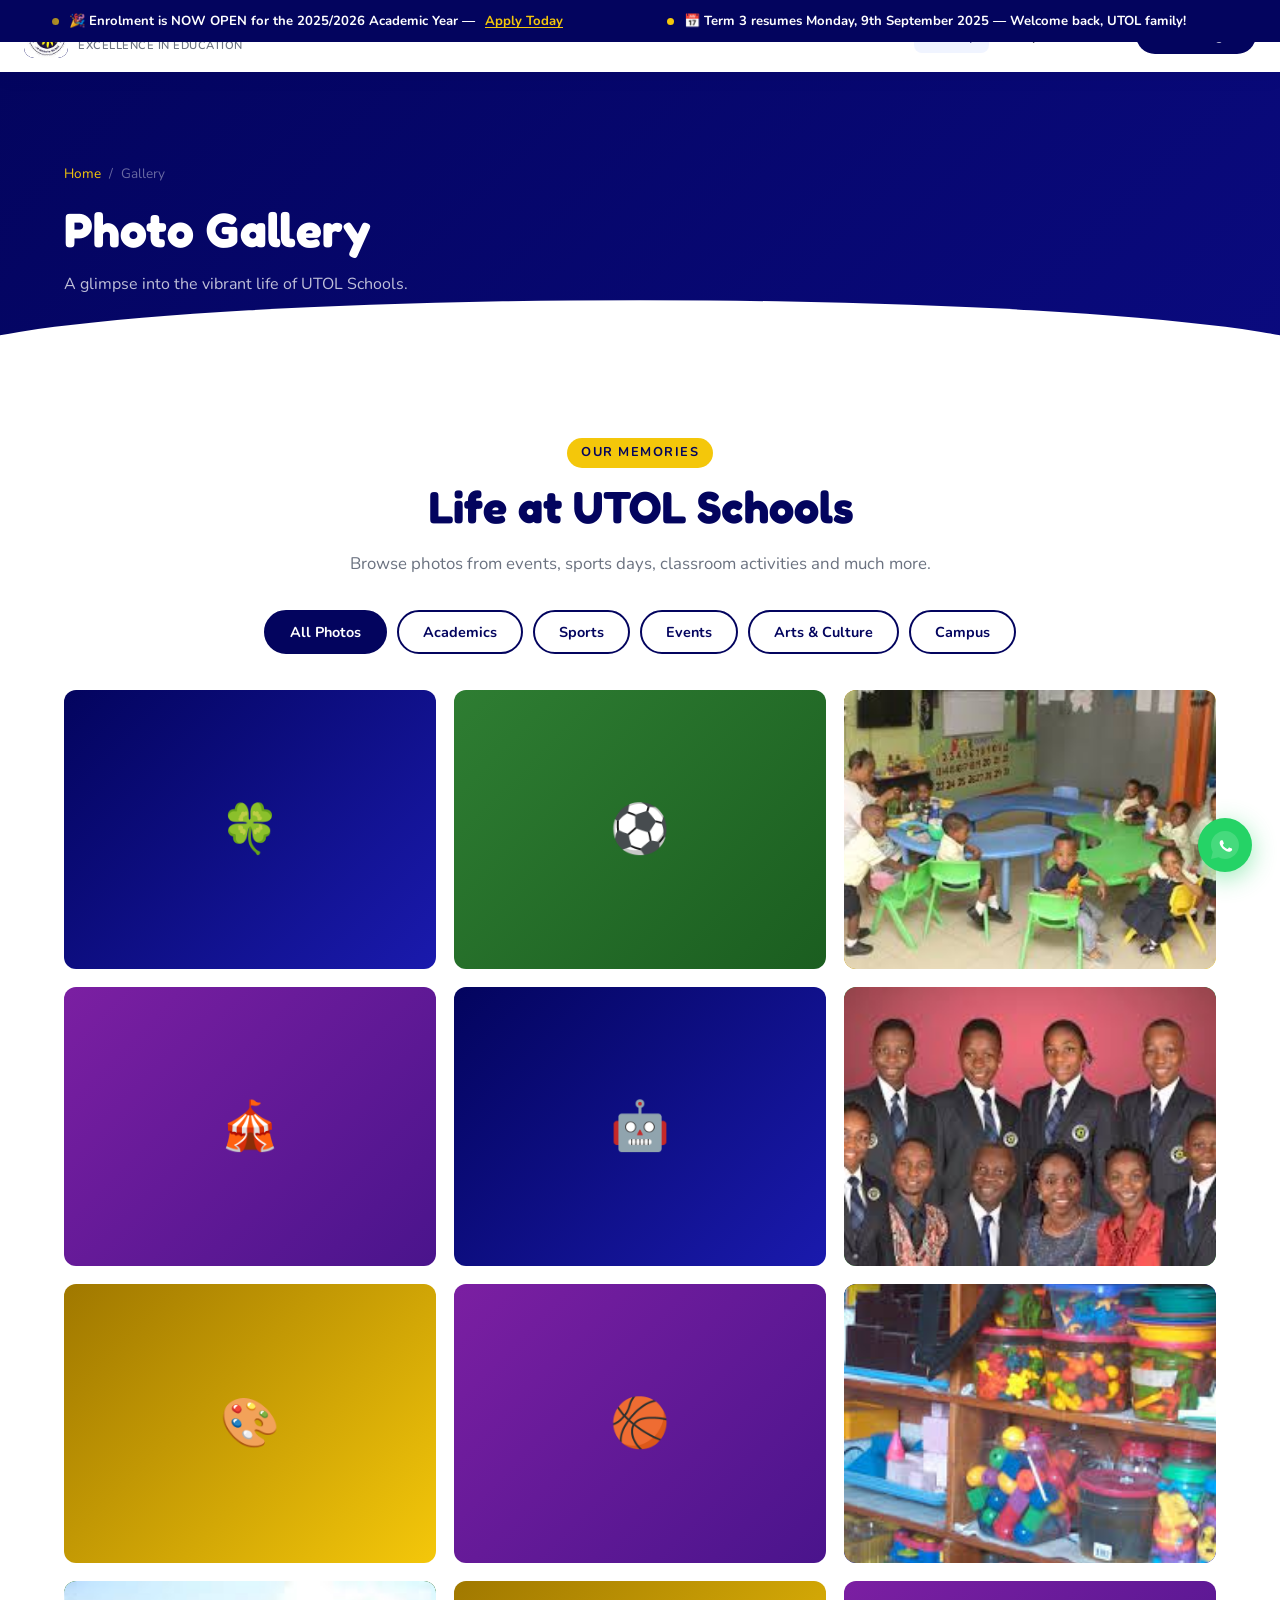
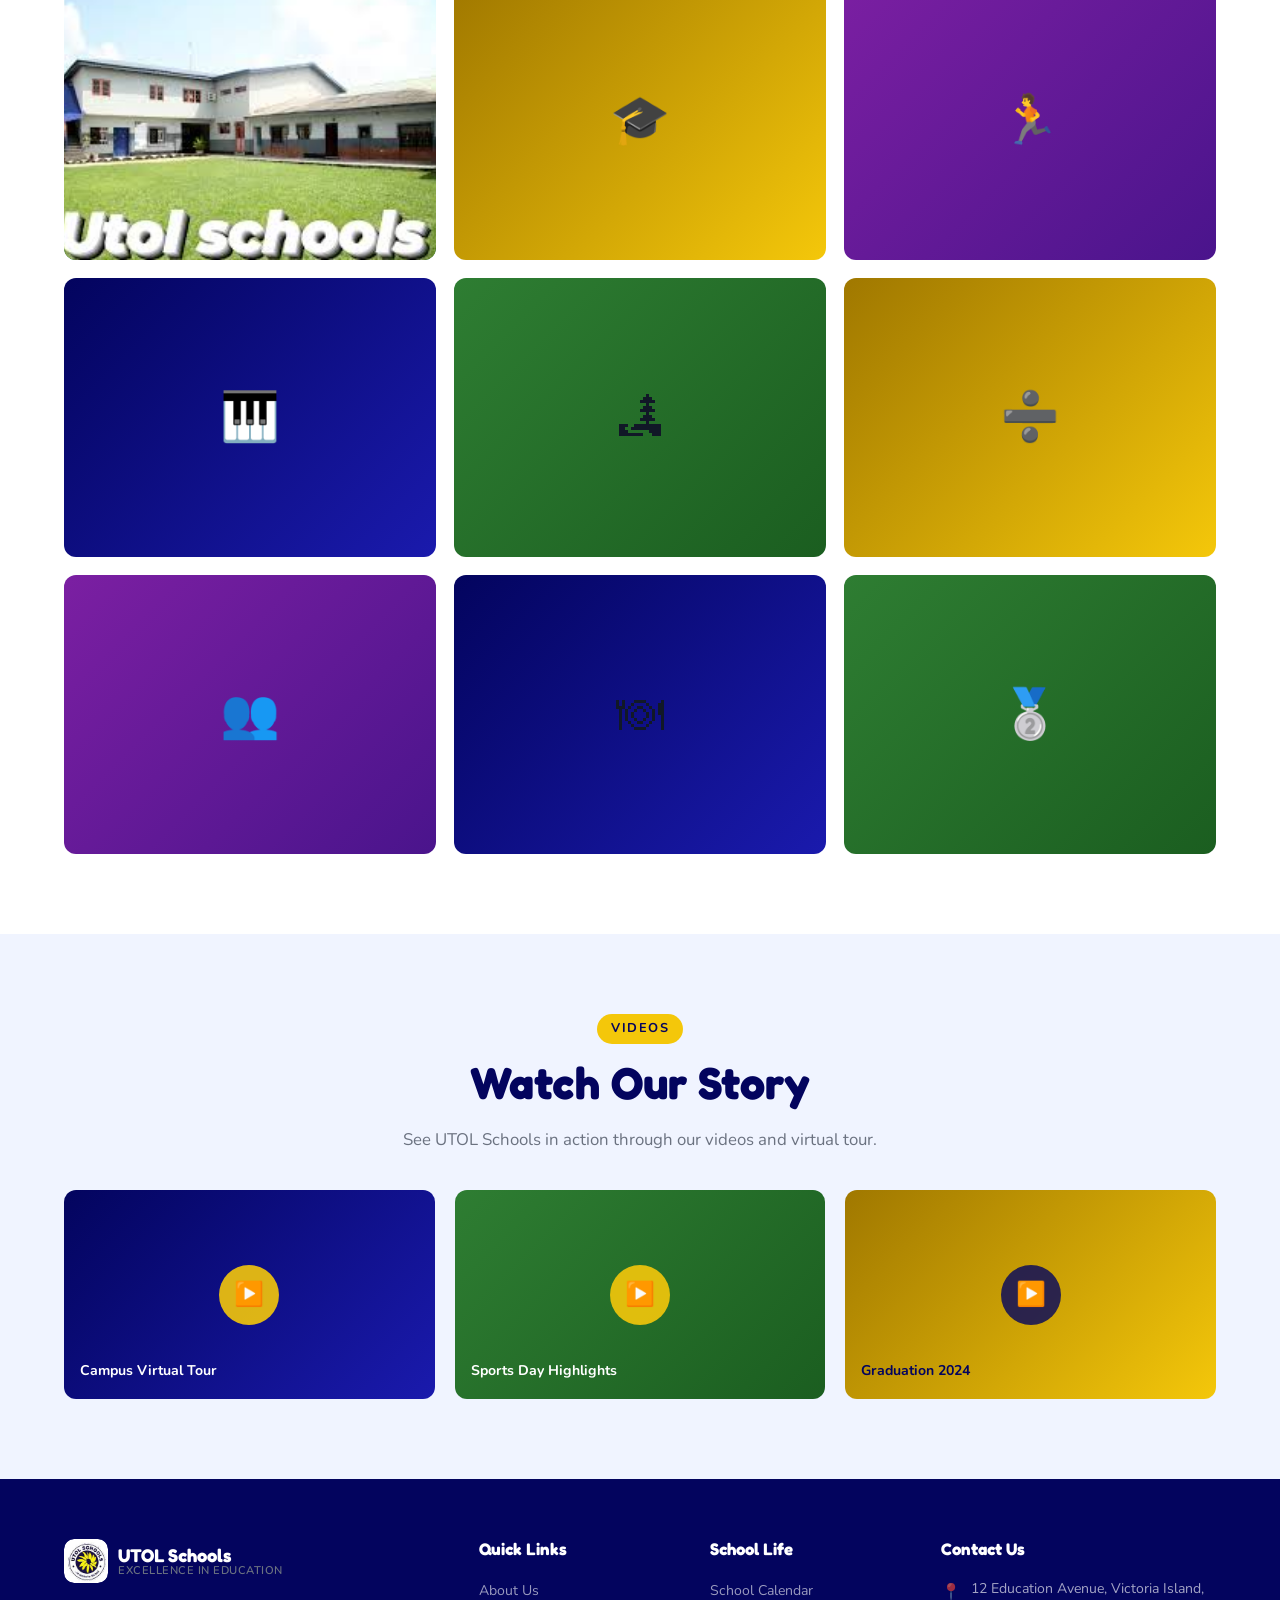
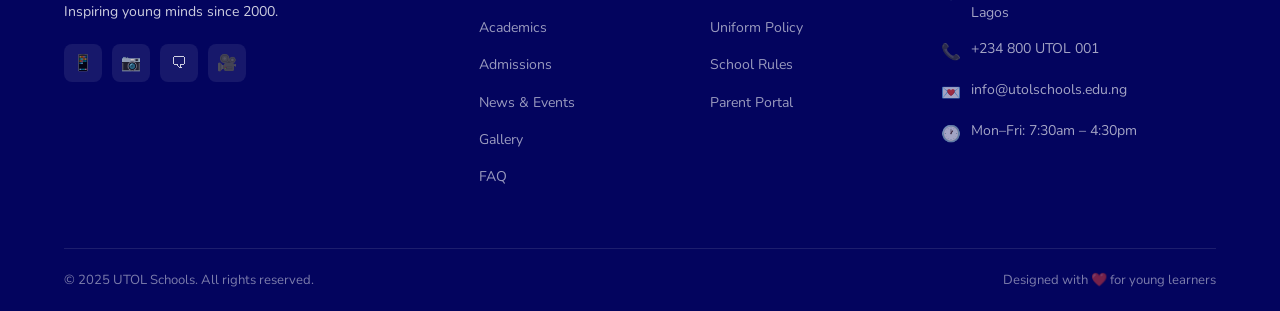
<file: gallery.html>
<!DOCTYPE html>
<html lang="en">
<head>
  <meta charset="UTF-8" />
  <meta name="viewport" content="width=device-width, initial-scale=1.0" />
  <title>Gallery – UTOL Schools</title>
  <meta name="description" content="Browse photos and memories from life at UTOL Schools — events, sports, academics and more." />
  <link rel="stylesheet" href="css/style.css" />
  <style>
    .lightbox { display:none;position:fixed;inset:0;background:rgba(3,4,94,0.92);z-index:9000;align-items:center;justify-content:center; }
    .lightbox.open { display:flex; }
    .lightbox-inner { text-align:center;padding:24px;max-width:600px; }
    .lightbox-emoji { font-size:8rem;line-height:1;display:block;margin-bottom:16px; }
    .lightbox-caption { color:#fff;font-size:1rem;font-weight:600;font-family:'Nunito',sans-serif; }
    .lightbox-close { position:absolute;top:24px;right:28px;background:rgba(255,255,255,0.1);border:none;color:#fff;font-size:1.5rem;width:44px;height:44px;border-radius:50%;cursor:pointer; }
    .lightbox-prev,.lightbox-next { position:absolute;top:50%;transform:translateY(-50%);background:rgba(255,255,255,0.1);border:none;color:#fff;font-size:1.4rem;width:48px;height:48px;border-radius:50%;cursor:pointer;transition:0.3s; }
    .lightbox-prev { left:20px; }
    .lightbox-next { right:20px; }
    .lightbox-prev:hover,.lightbox-next:hover { background:rgba(244,199,10,0.3); }
  </style>
</head>
<body>

<!-- ============================================================
     ANNOUNCEMENT BAR
============================================================ -->
<div class="announcement-bar" role="marquee" aria-label="School announcements">
  <div class="announcement-track">
    <div class="announcement-item"><span class="ann-dot"></span>&#127881; Enrolment is NOW OPEN for the 2025/2026 Academic Year &mdash; <a href="admissions.html">Apply Today</a></div>
    <div class="announcement-item"><span class="ann-dot"></span>&#128197; Term 3 resumes Monday, 9th September 2025 &mdash; Welcome back, UTOL family!</div>
    <div class="announcement-item"><span class="ann-dot"></span>&#127942; UTOL wins Best Primary School Award 2024 &mdash; Congratulations to our students &amp; staff!</div>
    <div class="announcement-item"><span class="ann-dot"></span>&#128222; Admissions Enquiries: <a href="tel:08059714287">0805 971 4287</a></div>
    <div class="announcement-item"><span class="ann-dot"></span>&#128336; School Hours: Mon&ndash;Thu 7:30am&ndash;3:00pm &nbsp;|&nbsp; Fri 7:30am&ndash;1:00pm</div>
    <div class="announcement-item"><span class="ann-dot"></span>&#127968; Visit us at 7/9 Jemimat Laalu Street, Arepo, Ogun State</div>
    <div class="announcement-item"><span class="ann-dot"></span>&#127881; Enrolment is NOW OPEN for the 2025/2026 Academic Year &mdash; <a href="admissions.html">Apply Today</a></div>
    <div class="announcement-item"><span class="ann-dot"></span>&#128197; Term 3 resumes Monday, 9th September 2025 &mdash; Welcome back, UTOL family!</div>
    <div class="announcement-item"><span class="ann-dot"></span>&#127942; UTOL wins Best Primary School Award 2024 &mdash; Congratulations to our students &amp; staff!</div>
    <div class="announcement-item"><span class="ann-dot"></span>&#128222; Admissions Enquiries: <a href="tel:08059714287">0805 971 4287</a></div>
    <div class="announcement-item"><span class="ann-dot"></span>&#128336; School Hours: Mon&ndash;Thu 7:30am&ndash;3:00pm &nbsp;|&nbsp; Fri 7:30am&ndash;1:00pm</div>
    <div class="announcement-item"><span class="ann-dot"></span>&#127968; Visit us at 7/9 Jemimat Laalu Street, Arepo, Ogun State</div>
  </div>
</div>

  <nav class="navbar">
    <div class="nav-container">
      <a href="index.html" class="nav-logo">
        <div class="nav-logo-icon"><img src="images/logo.jpeg" alt="UTOL Schools Logo" /></div>
        <div class="nav-logo-text"><strong>UTOL Schools</strong><span>Excellence in Education</span></div>
      </a>
      <ul class="nav-links">
        <li><a href="index.html">Home</a></li>
        <li><a href="about.html">About</a></li>
        <li><a href="academics.html">Academics</a></li>
        <li><a href="admissions.html">Admissions</a></li>
        <li><a href="news.html">News &amp; Events</a></li>
        <li><a href="gallery.html" class="active">Gallery</a></li>
        <li><a href="faq.html">FAQ</a></li>
        <li><a href="contact.html">Contact</a></li>
        <li><a href="portal/login.html?portal=1" class="nav-portal-btn">Portal Login</a></li>
      </ul>
      <button class="nav-hamburger" aria-label="Toggle menu"><span></span><span></span><span></span></button>
    </div>
  </nav>

  <section class="page-header">
    <div class="container">
      <div class="breadcrumb"><a href="index.html">Home</a><span>/</span><span>Gallery</span></div>
      <h1>Photo Gallery</h1>
      <p>A glimpse into the vibrant life of UTOL Schools.</p>
    </div>
  </section>

  <section class="section-pad">
    <div class="container">
      <div class="text-center" style="margin-bottom:32px;">
        <span class="section-tag">Our Memories</span>
        <h2 class="section-title">Life at UTOL Schools</h2>
        <p class="section-subtitle">Browse photos from events, sports days, classroom activities and much more.</p>
      </div>

      <!-- Filter -->
      <div class="gallery-filter">
        <button class="tab-btn active" data-filter="all">All Photos</button>
        <button class="tab-btn" data-filter="academics">Academics</button>
        <button class="tab-btn" data-filter="sports">Sports</button>
        <button class="tab-btn" data-filter="events">Events</button>
        <button class="tab-btn" data-filter="arts">Arts &amp; Culture</button>
        <button class="tab-btn" data-filter="campus">Campus</button>
      </div>

      <div class="gallery-page-grid">
        <div class="gallery-page-item" data-category="events" data-caption="Annual Cultural Day 2024">&#127808;<div class="gallery-overlay">&#128269;</div></div>
        <div class="gallery-page-item" data-category="sports" data-caption="Interhouse Sports Festival">&#9917;<div class="gallery-overlay">&#128269;</div></div>
        <!-- Real photo: Nursery classroom -->
        <div class="gallery-page-item" data-category="academics" data-caption="Our Nursery Classroom in Action" data-img="images/gallery1.jpeg"><img class="gal-img" src="images/gallery1.jpeg" alt="Nursery classroom with children at colourful tables" /><div class="gallery-overlay">&#128269;</div></div>
        <div class="gallery-page-item" data-category="arts" data-caption="School Drama Production">&#127914;<div class="gallery-overlay">&#128269;</div></div>
        <div class="gallery-page-item" data-category="academics" data-caption="Coding &amp; Robotics Club">&#129302;<div class="gallery-overlay">&#128269;</div></div>
        <!-- Real photo: Students in school uniform -->
        <div class="gallery-page-item" data-category="events" data-caption="Prize Giving Day 2024 – Our Proud Students" data-img="images/gallery2.jpeg"><img class="gal-img" src="images/gallery2.jpeg" alt="UTOL students in school uniform group photo" /><div class="gallery-overlay">&#128269;</div></div>
        <div class="gallery-page-item" data-category="arts" data-caption="Art &amp; Craft Exhibition">&#127912;<div class="gallery-overlay">&#128269;</div></div>
        <div class="gallery-page-item" data-category="sports" data-caption="Basketball Championship">&#127936;<div class="gallery-overlay">&#128269;</div></div>
        <!-- Real photo: Educational toys and learning materials -->
        <div class="gallery-page-item" data-category="academics" data-caption="Our Well-Stocked Learning Resources Room" data-img="images/gallery3.jpeg"><img class="gal-img" src="images/gallery3.jpeg" alt="Shelves of colourful educational toys and learning materials" /><div class="gallery-overlay">&#128269;</div></div>
        <!-- Real photo: School building exterior -->
        <div class="gallery-page-item" data-category="campus" data-caption="UTOL Schools – Main Campus Building" data-img="images/gallery4.jpeg"><img class="gal-img" src="images/gallery4.jpeg" alt="UTOL Schools main campus building exterior with lawn" /><div class="gallery-overlay">&#128269;</div></div>
        <div class="gallery-page-item" data-category="events" data-caption="P6 Graduation Ceremony">&#127891;<div class="gallery-overlay">&#128269;</div></div>
        <div class="gallery-page-item" data-category="sports" data-caption="Athletics Day on the Track">&#127939;<div class="gallery-overlay">&#128269;</div></div>
        <div class="gallery-page-item" data-category="arts" data-caption="School Choir Performance">&#127929;<div class="gallery-overlay">&#128269;</div></div>
        <div class="gallery-page-item" data-category="campus" data-caption="Our Beautiful Playground">&#127966;<div class="gallery-overlay">&#128269;</div></div>
        <div class="gallery-page-item" data-category="academics" data-caption="Mathematics Olympiad Prep">&#10135;&#65039;<div class="gallery-overlay">&#128269;</div></div>
        <div class="gallery-page-item" data-category="events" data-caption="Open Day 2025">&#128101;<div class="gallery-overlay">&#128269;</div></div>
        <div class="gallery-page-item" data-category="campus" data-caption="Cafeteria &amp; Dining Area">&#127869;<div class="gallery-overlay">&#128269;</div></div>
        <div class="gallery-page-item" data-category="sports" data-caption="Football League Finals">&#129352;<div class="gallery-overlay">&#128269;</div></div>
      </div>
    </div>
  </section>

  <!-- VIDEO SECTION -->
  <section class="section-pad" style="background:var(--light)">
    <div class="container">
      <div class="text-center">
        <span class="section-tag">Videos</span>
        <h2 class="section-title">Watch Our Story</h2>
        <p class="section-subtitle">See UTOL Schools in action through our videos and virtual tour.</p>
      </div>
      <div style="display:grid;grid-template-columns:repeat(3,1fr);gap:20px;margin-top:36px;">
        <div style="aspect-ratio:16/9;background:linear-gradient(135deg,var(--navy),#1a1aad);border-radius:12px;display:flex;align-items:center;justify-content:center;cursor:pointer;position:relative;">
          <div style="width:60px;height:60px;background:rgba(244,199,10,0.9);border-radius:50%;display:flex;align-items:center;justify-content:center;font-size:1.5rem;">&#9654;&#65039;</div>
          <div style="position:absolute;bottom:16px;left:16px;color:#fff;font-family:'Nunito',sans-serif;font-weight:700;font-size:0.88rem;">Campus Virtual Tour</div>
        </div>
        <div style="aspect-ratio:16/9;background:linear-gradient(135deg,#2E7D32,#1b5e20);border-radius:12px;display:flex;align-items:center;justify-content:center;cursor:pointer;position:relative;">
          <div style="width:60px;height:60px;background:rgba(244,199,10,0.9);border-radius:50%;display:flex;align-items:center;justify-content:center;font-size:1.5rem;">&#9654;&#65039;</div>
          <div style="position:absolute;bottom:16px;left:16px;color:#fff;font-family:'Nunito',sans-serif;font-weight:700;font-size:0.88rem;">Sports Day Highlights</div>
        </div>
        <div style="aspect-ratio:16/9;background:linear-gradient(135deg,#a07800,#F4C70A);border-radius:12px;display:flex;align-items:center;justify-content:center;cursor:pointer;position:relative;">
          <div style="width:60px;height:60px;background:rgba(3,4,94,0.8);border-radius:50%;display:flex;align-items:center;justify-content:center;font-size:1.5rem;">&#9654;&#65039;</div>
          <div style="position:absolute;bottom:16px;left:16px;color:var(--navy);font-family:'Nunito',sans-serif;font-weight:700;font-size:0.88rem;">Graduation 2024</div>
        </div>
      </div>
    </div>
  </section>

  <!-- LIGHTBOX -->
  <div class="lightbox" id="lightbox">
    <button class="lightbox-close" id="lightboxClose">&times;</button>
    <button class="lightbox-prev" id="lightboxPrev">&#8249;</button>
    <div class="lightbox-inner" style="max-width:720px;width:90vw;">
      <div id="lightboxMedia" style="margin-bottom:16px;"></div>
      <p class="lightbox-caption" id="lightboxCaption"></p>
    </div>
    <button class="lightbox-next" id="lightboxNext">&#8250;</button>
  </div>

  <footer class="footer">
    <div class="container">
      <div class="footer-grid">
        <div class="footer-brand"><a href="index.html" class="nav-logo"><div class="nav-logo-icon"><img src="images/logo.jpeg" alt="UTOL Schools Logo" /></div><div class="nav-logo-text"><strong style="color:#fff">UTOL Schools</strong><span>Excellence in Education</span></div></a><p>Inspiring young minds since 2000.</p><div class="footer-socials"><a href="#" class="social-btn">&#128241;</a><a href="#" class="social-btn">&#128247;</a><a href="#" class="social-btn">&#128488;</a><a href="#" class="social-btn">&#127909;</a></div></div>
        <div class="footer-col"><h4>Quick Links</h4><ul class="footer-links"><li><a href="about.html">About Us</a></li><li><a href="academics.html">Academics</a></li><li><a href="admissions.html">Admissions</a></li><li><a href="news.html">News &amp; Events</a></li><li><a href="gallery.html">Gallery</a></li><li><a href="faq.html">FAQ</a></li></ul></div>
        <div class="footer-col"><h4>School Life</h4><ul class="footer-links"><li><a href="#">School Calendar</a></li><li><a href="#">Uniform Policy</a></li><li><a href="#">School Rules</a></li><li><a href="portal/login.html?portal=1">Parent Portal</a></li></ul></div>
        <div class="footer-col"><h4>Contact Us</h4><ul class="footer-contact"><li><span class="ci">&#128205;</span>12 Education Avenue, Victoria Island, Lagos</li><li><span class="ci">&#128222;</span>+234 800 UTOL 001</li><li><span class="ci">&#128140;</span>info@utolschools.edu.ng</li><li><span class="ci">&#128336;</span>Mon–Fri: 7:30am – 4:30pm</li></ul></div>
      </div>
      <div class="footer-bottom"><span>&copy; 2025 UTOL Schools. All rights reserved.</span><span>Designed with &#10084;&#65039; for young learners</span></div>
    </div>
  </footer>

<!-- ============================================================
     FLOATING WHATSAPP BUTTON
============================================================ -->
<a
  href="https://wa.me/2348059714287?text=Hello%2C%20I%20have%20a%20question%20about%20UTOL%20Schools."
  class="whatsapp-fab"
  target="_blank"
  rel="noopener"
  aria-label="Chat with UTOL Schools on WhatsApp"
  title="Chat with us on WhatsApp"
>
  <span class="wa-icon">
    <svg width="28" height="28" viewBox="0 0 28 28" fill="none" xmlns="http://www.w3.org/2000/svg" aria-hidden="true">
      <path d="M14 0C6.268 0 0 6.268 0 14c0 2.467.638 4.784 1.755 6.793L0 28l7.415-1.727A13.94 13.94 0 0014 28c7.732 0 14-6.268 14-14S21.732 0 14 0z" fill="#fff" fill-opacity=".15"/>
      <path d="M20.52 17.48c-.31-.16-1.84-.91-2.12-1.01-.28-.1-.49-.16-.69.16-.2.31-.77.99-.95 1.19-.17.2-.35.22-.66.06-.31-.16-1.31-.48-2.49-1.54-.92-.82-1.54-1.84-1.72-2.15-.18-.31-.02-.48.13-.64.14-.14.31-.36.47-.54.16-.18.21-.31.32-.52.1-.2.05-.39-.02-.55-.07-.16-.69-1.66-.94-2.27-.25-.6-.5-.52-.69-.53-.18-.01-.39-.01-.6-.01s-.55.08-.83.39c-.28.31-1.08 1.06-1.08 2.57 0 1.51 1.1 2.97 1.25 3.17.16.2 2.16 3.3 5.24 4.63.73.32 1.3.51 1.75.65.73.23 1.4.2 1.93.12.59-.09 1.84-.75 2.1-1.48.26-.73.26-1.35.18-1.48-.08-.13-.28-.21-.59-.37z" fill="#fff"/>
    </svg>
  </span>
  <span class="wa-label">Chat with Us on WhatsApp</span>
</a>

  <script src="js/main.js"></script>
  <script>
    // Lightbox
    const items = document.querySelectorAll('.gallery-page-item');
    const lightbox = document.getElementById('lightbox');
    const lbMedia   = document.getElementById('lightboxMedia');
    const lbCaption = document.getElementById('lightboxCaption');
    let currentIndex = 0;
    const visibleItems = () => [...items].filter(i => i.style.display !== 'none');

    items.forEach((item) => {
      item.addEventListener('click', () => {
        const vis = visibleItems();
        currentIndex = vis.indexOf(item);
        openLightbox(vis[currentIndex]);
      });
    });

    function openLightbox(item) {
      const imgSrc = item.dataset.img;
      if (imgSrc) {
        /* Real photo */
        lbMedia.innerHTML = `<img src="${imgSrc}" alt="${item.dataset.caption || ''}"
          style="max-width:100%;max-height:70vh;border-radius:12px;object-fit:contain;display:block;margin:0 auto;box-shadow:0 8px 40px rgba(0,0,0,0.5);" />`;
      } else {
        /* Emoji placeholder */
        const emoji = item.childNodes[0].textContent.trim();
        lbMedia.innerHTML = `<span style="font-size:7rem;line-height:1;display:block;text-align:center;">${emoji}</span>`;
      }
      lbCaption.textContent = item.dataset.caption || '';
      lightbox.classList.add('open');
      document.body.style.overflow = 'hidden';
    }

    document.getElementById('lightboxClose').addEventListener('click', () => {
      lightbox.classList.remove('open');
      document.body.style.overflow = '';
    });

    document.getElementById('lightboxPrev').addEventListener('click', () => {
      const vis = visibleItems();
      currentIndex = (currentIndex - 1 + vis.length) % vis.length;
      openLightbox(vis[currentIndex]);
    });

    document.getElementById('lightboxNext').addEventListener('click', () => {
      const vis = visibleItems();
      currentIndex = (currentIndex + 1) % vis.length;
      openLightbox(vis[currentIndex]);
    });

    lightbox.addEventListener('click', e => {
      if (e.target === lightbox) { lightbox.classList.remove('open'); document.body.style.overflow = ''; }
    });

    document.addEventListener('keydown', e => {
      if (!lightbox.classList.contains('open')) return;
      if (e.key === 'Escape') { lightbox.classList.remove('open'); document.body.style.overflow = ''; }
      if (e.key === 'ArrowLeft') document.getElementById('lightboxPrev').click();
      if (e.key === 'ArrowRight') document.getElementById('lightboxNext').click();
    });
  </script>
</body>
</html>
</file>
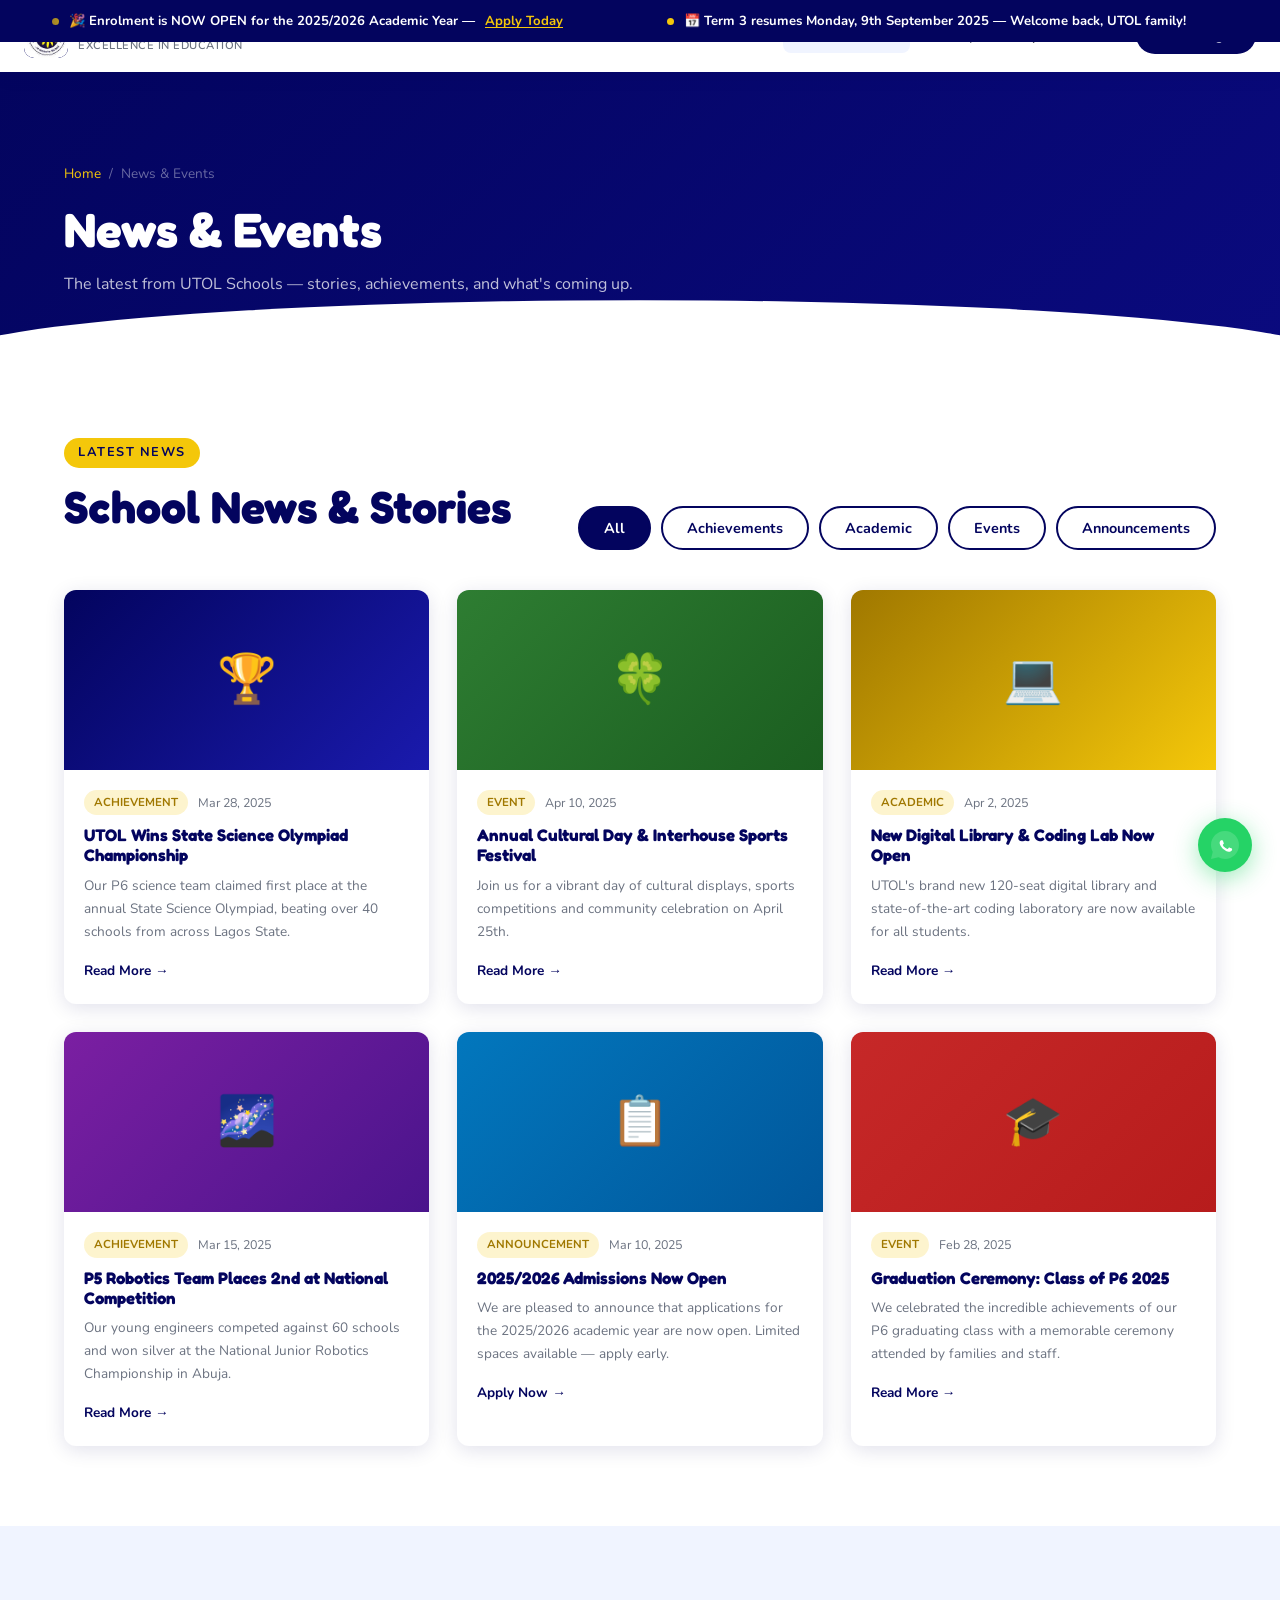
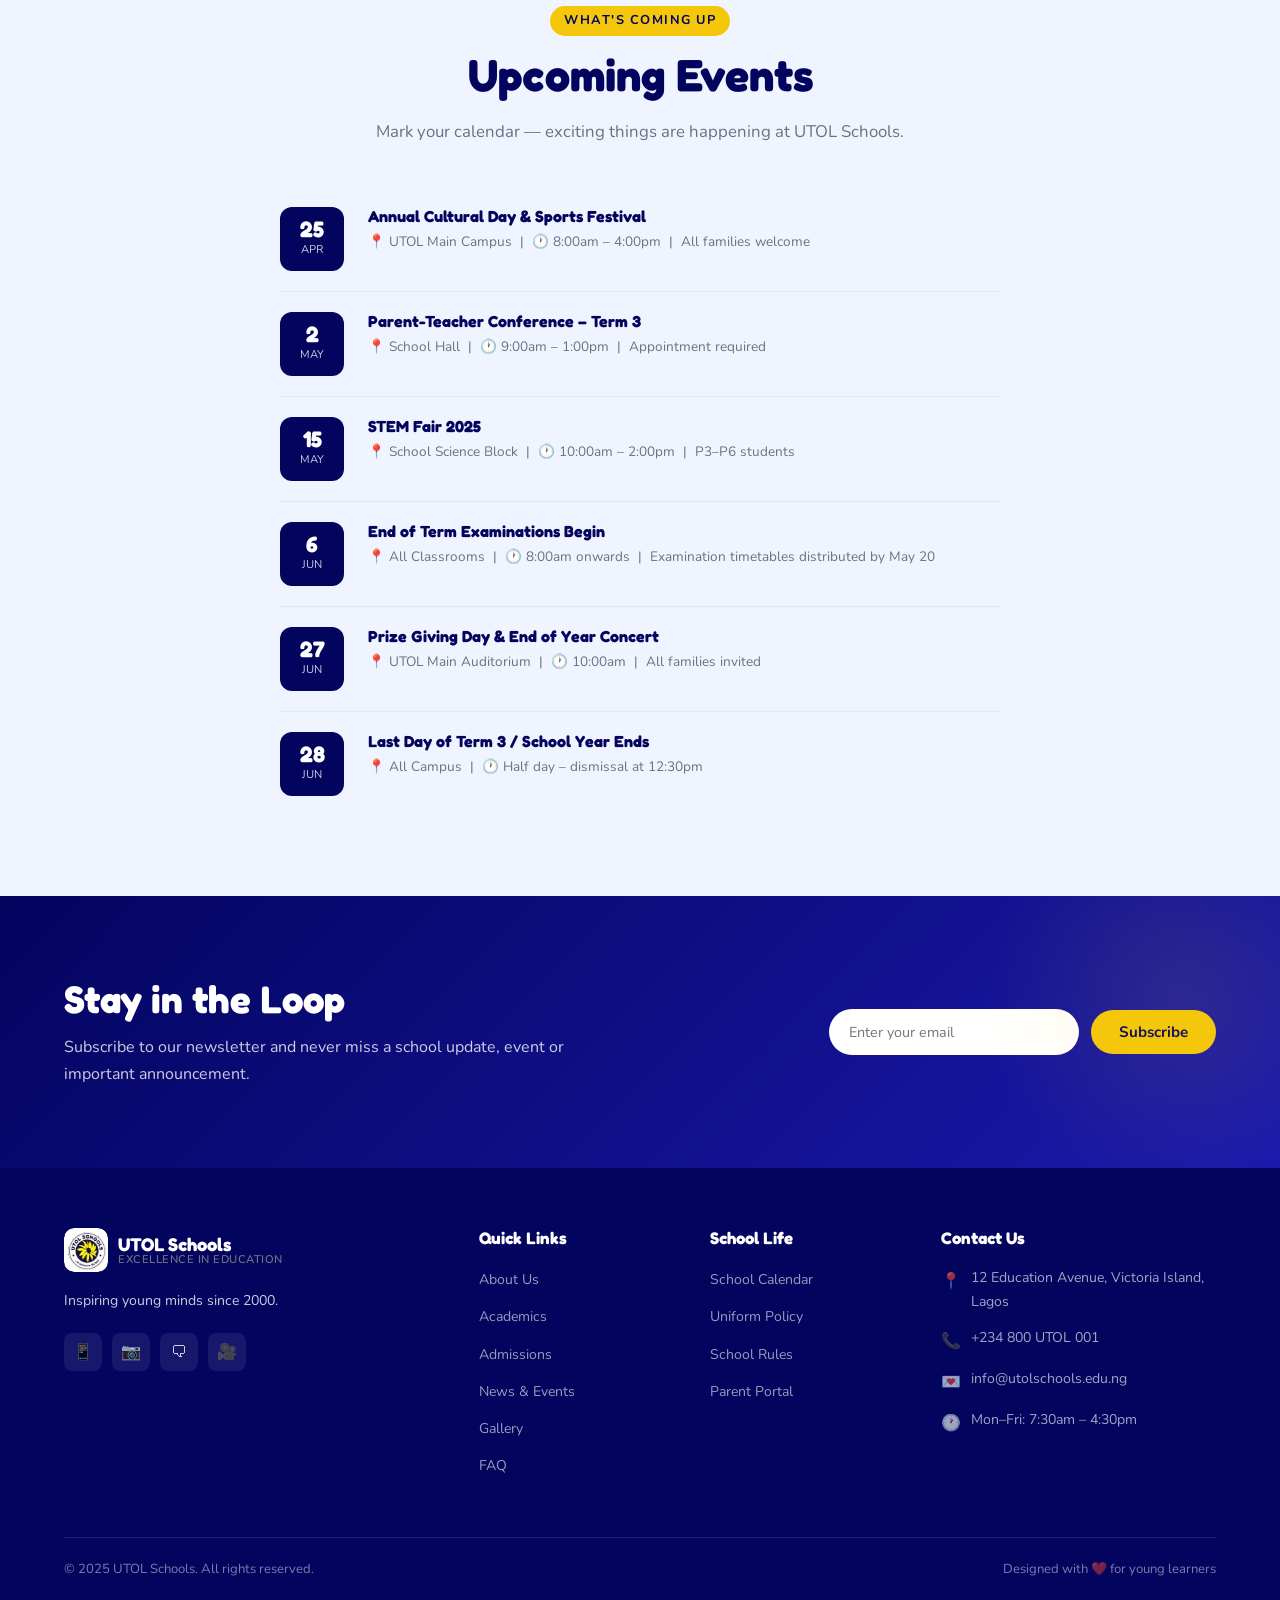
<file: news.html>
<!DOCTYPE html>
<html lang="en">
<head>
  <meta charset="UTF-8" />
  <meta name="viewport" content="width=device-width, initial-scale=1.0" />
  <title>News &amp; Events – UTOL Schools</title>
  <meta name="description" content="Stay up-to-date with the latest news, announcements and upcoming events at UTOL Schools." />
  <link rel="stylesheet" href="css/style.css" />
</head>
<body>

<!-- ============================================================
     ANNOUNCEMENT BAR
============================================================ -->
<div class="announcement-bar" role="marquee" aria-label="School announcements">
  <div class="announcement-track">
    <div class="announcement-item"><span class="ann-dot"></span>&#127881; Enrolment is NOW OPEN for the 2025/2026 Academic Year &mdash; <a href="admissions.html">Apply Today</a></div>
    <div class="announcement-item"><span class="ann-dot"></span>&#128197; Term 3 resumes Monday, 9th September 2025 &mdash; Welcome back, UTOL family!</div>
    <div class="announcement-item"><span class="ann-dot"></span>&#127942; UTOL wins Best Primary School Award 2024 &mdash; Congratulations to our students &amp; staff!</div>
    <div class="announcement-item"><span class="ann-dot"></span>&#128222; Admissions Enquiries: <a href="tel:08059714287">0805 971 4287</a></div>
    <div class="announcement-item"><span class="ann-dot"></span>&#128336; School Hours: Mon&ndash;Thu 7:30am&ndash;3:00pm &nbsp;|&nbsp; Fri 7:30am&ndash;1:00pm</div>
    <div class="announcement-item"><span class="ann-dot"></span>&#127968; Visit us at 7/9 Jemimat Laalu Street, Arepo, Ogun State</div>
    <div class="announcement-item"><span class="ann-dot"></span>&#127881; Enrolment is NOW OPEN for the 2025/2026 Academic Year &mdash; <a href="admissions.html">Apply Today</a></div>
    <div class="announcement-item"><span class="ann-dot"></span>&#128197; Term 3 resumes Monday, 9th September 2025 &mdash; Welcome back, UTOL family!</div>
    <div class="announcement-item"><span class="ann-dot"></span>&#127942; UTOL wins Best Primary School Award 2024 &mdash; Congratulations to our students &amp; staff!</div>
    <div class="announcement-item"><span class="ann-dot"></span>&#128222; Admissions Enquiries: <a href="tel:08059714287">0805 971 4287</a></div>
    <div class="announcement-item"><span class="ann-dot"></span>&#128336; School Hours: Mon&ndash;Thu 7:30am&ndash;3:00pm &nbsp;|&nbsp; Fri 7:30am&ndash;1:00pm</div>
    <div class="announcement-item"><span class="ann-dot"></span>&#127968; Visit us at 7/9 Jemimat Laalu Street, Arepo, Ogun State</div>
  </div>
</div>

  <nav class="navbar">
    <div class="nav-container">
      <a href="index.html" class="nav-logo">
        <div class="nav-logo-icon"><img src="images/logo.jpeg" alt="UTOL Schools Logo" /></div>
        <div class="nav-logo-text"><strong>UTOL Schools</strong><span>Excellence in Education</span></div>
      </a>
      <ul class="nav-links">
        <li><a href="index.html">Home</a></li>
        <li><a href="about.html">About</a></li>
        <li><a href="academics.html">Academics</a></li>
        <li><a href="admissions.html">Admissions</a></li>
        <li><a href="news.html" class="active">News &amp; Events</a></li>
        <li><a href="gallery.html">Gallery</a></li>
        <li><a href="faq.html">FAQ</a></li>
        <li><a href="contact.html">Contact</a></li>
        <li><a href="portal/login.html?portal=1" class="nav-portal-btn">Portal Login</a></li>
      </ul>
      <button class="nav-hamburger" aria-label="Toggle menu"><span></span><span></span><span></span></button>
    </div>
  </nav>

  <section class="page-header">
    <div class="container">
      <div class="breadcrumb"><a href="index.html">Home</a><span>/</span><span>News &amp; Events</span></div>
      <h1>News &amp; Events</h1>
      <p>The latest from UTOL Schools — stories, achievements, and what's coming up.</p>
    </div>
  </section>

  <!-- FEATURED NEWS -->
  <section class="section-pad">
    <div class="container">
      <div style="display:flex;justify-content:space-between;align-items:flex-end;flex-wrap:wrap;gap:16px;margin-bottom:36px;">
        <div>
          <span class="section-tag">Latest News</span>
          <h2 class="section-title">School News &amp; Stories</h2>
        </div>
        <div class="gallery-filter" style="margin-bottom:0;">
          <button class="tab-btn active" data-filter="all">All</button>
          <button class="tab-btn" data-filter="achievement">Achievements</button>
          <button class="tab-btn" data-filter="academic">Academic</button>
          <button class="tab-btn" data-filter="event">Events</button>
          <button class="tab-btn" data-filter="announcement">Announcements</button>
        </div>
      </div>

      <div class="news-grid">
        <div class="news-card" data-category="achievement">
          <div class="news-img">&#127942;</div>
          <div class="news-body">
            <div class="news-meta"><span class="news-tag">Achievement</span><span class="news-date">Mar 28, 2025</span></div>
            <h3>UTOL Wins State Science Olympiad Championship</h3>
            <p>Our P6 science team claimed first place at the annual State Science Olympiad, beating over 40 schools from across Lagos State.</p>
            <a href="#" class="news-read-more">Read More &rarr;</a>
          </div>
        </div>
        <div class="news-card" data-category="event">
          <div class="news-img" style="background:linear-gradient(135deg,#2E7D32,#1b5e20)">&#127808;</div>
          <div class="news-body">
            <div class="news-meta"><span class="news-tag">Event</span><span class="news-date">Apr 10, 2025</span></div>
            <h3>Annual Cultural Day &amp; Interhouse Sports Festival</h3>
            <p>Join us for a vibrant day of cultural displays, sports competitions and community celebration on April 25th.</p>
            <a href="#" class="news-read-more">Read More &rarr;</a>
          </div>
        </div>
        <div class="news-card" data-category="academic">
          <div class="news-img" style="background:linear-gradient(135deg,#a07800,#F4C70A)">&#128187;</div>
          <div class="news-body">
            <div class="news-meta"><span class="news-tag">Academic</span><span class="news-date">Apr 2, 2025</span></div>
            <h3>New Digital Library &amp; Coding Lab Now Open</h3>
            <p>UTOL's brand new 120-seat digital library and state-of-the-art coding laboratory are now available for all students.</p>
            <a href="#" class="news-read-more">Read More &rarr;</a>
          </div>
        </div>
        <div class="news-card" data-category="achievement">
          <div class="news-img" style="background:linear-gradient(135deg,#7b1fa2,#4a148c)">&#127756;</div>
          <div class="news-body">
            <div class="news-meta"><span class="news-tag">Achievement</span><span class="news-date">Mar 15, 2025</span></div>
            <h3>P5 Robotics Team Places 2nd at National Competition</h3>
            <p>Our young engineers competed against 60 schools and won silver at the National Junior Robotics Championship in Abuja.</p>
            <a href="#" class="news-read-more">Read More &rarr;</a>
          </div>
        </div>
        <div class="news-card" data-category="announcement">
          <div class="news-img" style="background:linear-gradient(135deg,#0277bd,#01579b)">&#128203;</div>
          <div class="news-body">
            <div class="news-meta"><span class="news-tag">Announcement</span><span class="news-date">Mar 10, 2025</span></div>
            <h3>2025/2026 Admissions Now Open</h3>
            <p>We are pleased to announce that applications for the 2025/2026 academic year are now open. Limited spaces available — apply early.</p>
            <a href="admissions.html" class="news-read-more">Apply Now &rarr;</a>
          </div>
        </div>
        <div class="news-card" data-category="event">
          <div class="news-img" style="background:linear-gradient(135deg,#c62828,#b71c1c)">&#127891;</div>
          <div class="news-body">
            <div class="news-meta"><span class="news-tag">Event</span><span class="news-date">Feb 28, 2025</span></div>
            <h3>Graduation Ceremony: Class of P6 2025</h3>
            <p>We celebrated the incredible achievements of our P6 graduating class with a memorable ceremony attended by families and staff.</p>
            <a href="#" class="news-read-more">Read More &rarr;</a>
          </div>
        </div>
      </div>
    </div>
  </section>

  <!-- UPCOMING EVENTS -->
  <section class="section-pad" style="background:var(--light)">
    <div class="container">
      <div class="text-center">
        <span class="section-tag">What's Coming Up</span>
        <h2 class="section-title">Upcoming Events</h2>
        <p class="section-subtitle">Mark your calendar — exciting things are happening at UTOL Schools.</p>
      </div>
      <div style="max-width:720px;margin:0 auto;">
        <div class="events-list">
          <div class="event-item">
            <div class="event-date-box"><strong>25</strong><span>Apr</span></div>
            <div class="event-info">
              <h4>Annual Cultural Day &amp; Sports Festival</h4>
              <p>&#128205; UTOL Main Campus &nbsp;|&nbsp; &#128336; 8:00am – 4:00pm &nbsp;|&nbsp; All families welcome</p>
            </div>
          </div>
          <div class="event-item">
            <div class="event-date-box"><strong>2</strong><span>May</span></div>
            <div class="event-info">
              <h4>Parent-Teacher Conference – Term 3</h4>
              <p>&#128205; School Hall &nbsp;|&nbsp; &#128336; 9:00am – 1:00pm &nbsp;|&nbsp; Appointment required</p>
            </div>
          </div>
          <div class="event-item">
            <div class="event-date-box"><strong>15</strong><span>May</span></div>
            <div class="event-info">
              <h4>STEM Fair 2025</h4>
              <p>&#128205; School Science Block &nbsp;|&nbsp; &#128336; 10:00am – 2:00pm &nbsp;|&nbsp; P3–P6 students</p>
            </div>
          </div>
          <div class="event-item">
            <div class="event-date-box"><strong>6</strong><span>Jun</span></div>
            <div class="event-info">
              <h4>End of Term Examinations Begin</h4>
              <p>&#128205; All Classrooms &nbsp;|&nbsp; &#128336; 8:00am onwards &nbsp;|&nbsp; Examination timetables distributed by May 20</p>
            </div>
          </div>
          <div class="event-item">
            <div class="event-date-box"><strong>27</strong><span>Jun</span></div>
            <div class="event-info">
              <h4>Prize Giving Day &amp; End of Year Concert</h4>
              <p>&#128205; UTOL Main Auditorium &nbsp;|&nbsp; &#128336; 10:00am &nbsp;|&nbsp; All families invited</p>
            </div>
          </div>
          <div class="event-item">
            <div class="event-date-box"><strong>28</strong><span>Jun</span></div>
            <div class="event-info">
              <h4>Last Day of Term 3 / School Year Ends</h4>
              <p>&#128205; All Campus &nbsp;|&nbsp; &#128336; Half day – dismissal at 12:30pm</p>
            </div>
          </div>
        </div>
      </div>
    </div>
  </section>

  <!-- NEWSLETTER -->
  <section class="admissions-cta section-pad">
    <div class="container">
      <div class="cta-grid">
        <div class="cta-text">
          <h2>Stay in the Loop</h2>
          <p>Subscribe to our newsletter and never miss a school update, event or important announcement.</p>
        </div>
        <div style="display:flex;gap:12px;flex-wrap:wrap;align-items:center;">
          <input type="email" placeholder="Enter your email" style="padding:13px 20px;border-radius:50px;border:none;font-family:Nunito,sans-serif;font-size:0.9rem;min-width:250px;outline:none;" />
          <button class="btn btn-primary">Subscribe</button>
        </div>
      </div>
    </div>
  </section>

  <footer class="footer">
    <div class="container">
      <div class="footer-grid">
        <div class="footer-brand"><a href="index.html" class="nav-logo"><div class="nav-logo-icon"><img src="images/logo.jpeg" alt="UTOL Schools Logo" /></div><div class="nav-logo-text"><strong style="color:#fff">UTOL Schools</strong><span>Excellence in Education</span></div></a><p>Inspiring young minds since 2000.</p><div class="footer-socials"><a href="#" class="social-btn">&#128241;</a><a href="#" class="social-btn">&#128247;</a><a href="#" class="social-btn">&#128488;</a><a href="#" class="social-btn">&#127909;</a></div></div>
        <div class="footer-col"><h4>Quick Links</h4><ul class="footer-links"><li><a href="about.html">About Us</a></li><li><a href="academics.html">Academics</a></li><li><a href="admissions.html">Admissions</a></li><li><a href="news.html">News &amp; Events</a></li><li><a href="gallery.html">Gallery</a></li><li><a href="faq.html">FAQ</a></li></ul></div>
        <div class="footer-col"><h4>School Life</h4><ul class="footer-links"><li><a href="#">School Calendar</a></li><li><a href="#">Uniform Policy</a></li><li><a href="#">School Rules</a></li><li><a href="portal/login.html?portal=1">Parent Portal</a></li></ul></div>
        <div class="footer-col"><h4>Contact Us</h4><ul class="footer-contact"><li><span class="ci">&#128205;</span>12 Education Avenue, Victoria Island, Lagos</li><li><span class="ci">&#128222;</span>+234 800 UTOL 001</li><li><span class="ci">&#128140;</span>info@utolschools.edu.ng</li><li><span class="ci">&#128336;</span>Mon–Fri: 7:30am – 4:30pm</li></ul></div>
      </div>
      <div class="footer-bottom"><span>&copy; 2025 UTOL Schools. All rights reserved.</span><span>Designed with &#10084;&#65039; for young learners</span></div>
    </div>
  </footer>

<!-- ============================================================
     FLOATING WHATSAPP BUTTON
============================================================ -->
<a
  href="https://wa.me/2348059714287?text=Hello%2C%20I%20have%20a%20question%20about%20UTOL%20Schools."
  class="whatsapp-fab"
  target="_blank"
  rel="noopener"
  aria-label="Chat with UTOL Schools on WhatsApp"
  title="Chat with us on WhatsApp"
>
  <span class="wa-icon">
    <svg width="28" height="28" viewBox="0 0 28 28" fill="none" xmlns="http://www.w3.org/2000/svg" aria-hidden="true">
      <path d="M14 0C6.268 0 0 6.268 0 14c0 2.467.638 4.784 1.755 6.793L0 28l7.415-1.727A13.94 13.94 0 0014 28c7.732 0 14-6.268 14-14S21.732 0 14 0z" fill="#fff" fill-opacity=".15"/>
      <path d="M20.52 17.48c-.31-.16-1.84-.91-2.12-1.01-.28-.1-.49-.16-.69.16-.2.31-.77.99-.95 1.19-.17.2-.35.22-.66.06-.31-.16-1.31-.48-2.49-1.54-.92-.82-1.54-1.84-1.72-2.15-.18-.31-.02-.48.13-.64.14-.14.31-.36.47-.54.16-.18.21-.31.32-.52.1-.2.05-.39-.02-.55-.07-.16-.69-1.66-.94-2.27-.25-.6-.5-.52-.69-.53-.18-.01-.39-.01-.6-.01s-.55.08-.83.39c-.28.31-1.08 1.06-1.08 2.57 0 1.51 1.1 2.97 1.25 3.17.16.2 2.16 3.3 5.24 4.63.73.32 1.3.51 1.75.65.73.23 1.4.2 1.93.12.59-.09 1.84-.75 2.1-1.48.26-.73.26-1.35.18-1.48-.08-.13-.28-.21-.59-.37z" fill="#fff"/>
    </svg>
  </span>
  <span class="wa-label">Chat with Us on WhatsApp</span>
</a>

  <script src="js/main.js"></script>
</body>
</html>
</file>
<file: css/style.css>
/* =============================================
   UTOL Schools – Main Stylesheet
   Colors: #03045e (Navy) | #F4C70A (Yellow) | #2E7D32 (Green)
   Fonts: Fredoka One (headings) | Nunito (body)
============================================= */

@import url('https://fonts.googleapis.com/css2?family=Fredoka+One&family=Nunito:wght@400;500;600;700;800&display=swap');

/* ---- CSS Variables ---- */
:root {
  --navy:   #03045e;
  --yellow: #F4C70A;
  --green:  #2E7D32;
  --white:  #ffffff;
  --light:  #f0f4ff;
  --gray:   #6b7280;
  --dark:   #111827;
  --shadow: 0 4px 20px rgba(3, 4, 94, 0.12);
  --radius: 12px;
  --transition: 0.3s ease;
}

/* ---- Reset & Base ---- */
*, *::before, *::after { box-sizing: border-box; margin: 0; padding: 0; }

html { scroll-behavior: smooth; }

body {
  font-family: 'Nunito', sans-serif;
  font-size: 16px;
  line-height: 1.7;
  color: var(--dark);
  background: var(--white);
}

h1, h2, h3, h4, h5, h6 {
  font-family: 'Fredoka One', cursive;
  line-height: 1.2;
  color: var(--navy);
}

a { text-decoration: none; color: inherit; transition: var(--transition); }
img { max-width: 100%; display: block; }
ul { list-style: none; }

.container { max-width: 1200px; margin: 0 auto; padding: 0 24px; }
.section-pad { padding: 80px 0; }
.section-pad-sm { padding: 48px 0; }

/* ---- Section Headings ---- */
.section-tag {
  display: inline-block;
  background: var(--yellow);
  color: var(--navy);
  font-weight: 700;
  font-size: 0.8rem;
  letter-spacing: 1.5px;
  text-transform: uppercase;
  padding: 4px 14px;
  border-radius: 20px;
  margin-bottom: 12px;
}

.section-title {
  font-size: clamp(1.8rem, 4vw, 2.8rem);
  margin-bottom: 16px;
}

.section-subtitle {
  font-size: 1.05rem;
  color: var(--gray);
  max-width: 600px;
}

.text-center { text-align: center; }
.text-center .section-subtitle { margin: 0 auto; }

/* ---- Buttons ---- */
.btn {
  display: inline-flex;
  align-items: center;
  gap: 8px;
  padding: 12px 28px;
  border-radius: 50px;
  font-family: 'Nunito', sans-serif;
  font-weight: 700;
  font-size: 0.95rem;
  cursor: pointer;
  border: none;
  transition: var(--transition);
  white-space: nowrap;
}

.btn-primary {
  background: var(--yellow);
  color: var(--navy);
}
.btn-primary:hover { background: #e6b800; transform: translateY(-2px); box-shadow: var(--shadow); }

.btn-navy {
  background: var(--navy);
  color: var(--white);
}
.btn-navy:hover { background: #020348; transform: translateY(-2px); box-shadow: var(--shadow); }

.btn-outline {
  background: transparent;
  border: 2px solid var(--white);
  color: var(--white);
}
.btn-outline:hover { background: var(--white); color: var(--navy); }

.btn-green {
  background: var(--green);
  color: var(--white);
}
.btn-green:hover { background: #1b5e20; transform: translateY(-2px); }

/* ============================================
   NAVIGATION
============================================= */
.navbar {
  position: fixed;
  top: 0; left: 0; right: 0;
  z-index: 1000;
  background: var(--white);
  box-shadow: 0 2px 20px rgba(3,4,94,0.08);
  transition: var(--transition);
}

.navbar.scrolled { box-shadow: 0 4px 30px rgba(3,4,94,0.15); }

.nav-container {
  display: flex;
  align-items: center;
  justify-content: space-between;
  padding: 14px 24px;
  max-width: 1280px;
  margin: 0 auto;
}

.nav-logo {
  display: flex;
  align-items: center;
  gap: 10px;
}

.nav-logo-icon {
  width: 44px;
  height: 44px;
  background: var(--navy);
  border-radius: 10px;
  display: flex;
  align-items: center;
  justify-content: center;
  font-family: 'Fredoka One', cursive;
  font-size: 1.1rem;
  color: var(--yellow);
  flex-shrink: 0;
  overflow: hidden;
}
.nav-logo-icon img {
  width: 100%;
  height: 100%;
  object-fit: cover;
  border-radius: 10px;
  display: block;
}
/* Gallery real-image items */
.gallery-page-item img.gal-img {
  width: 100%;
  height: 100%;
  object-fit: cover;
  display: block;
  border-radius: 12px;
  position: absolute;
  inset: 0;
}

.nav-logo-text {
  display: flex;
  flex-direction: column;
  line-height: 1.1;
}
.nav-logo-text strong {
  font-family: 'Fredoka One', cursive;
  font-size: 1.15rem;
  color: var(--navy);
}
.nav-logo-text span {
  font-size: 0.7rem;
  color: var(--gray);
  font-weight: 600;
  letter-spacing: 0.5px;
  text-transform: uppercase;
}

.nav-links {
  display: flex;
  align-items: center;
  gap: 4px;
}

.nav-links a {
  padding: 8px 14px;
  border-radius: 8px;
  font-weight: 600;
  font-size: 0.9rem;
  color: var(--dark);
}
.nav-links a:hover, .nav-links a.active { background: var(--light); color: var(--navy); }

.nav-portal-btn {
  background: var(--navy);
  color: var(--white) !important;
  padding: 9px 20px !important;
  border-radius: 50px !important;
}
.nav-portal-btn:hover { background: var(--yellow) !important; color: var(--navy) !important; }

.nav-hamburger {
  display: none;
  flex-direction: column;
  gap: 5px;
  cursor: pointer;
  padding: 4px;
}
.nav-hamburger span {
  display: block;
  width: 24px;
  height: 2.5px;
  background: var(--navy);
  border-radius: 2px;
  transition: var(--transition);
}
.nav-hamburger.open span:nth-child(1) { transform: translateY(7.5px) rotate(45deg); }
.nav-hamburger.open span:nth-child(2) { opacity: 0; }
.nav-hamburger.open span:nth-child(3) { transform: translateY(-7.5px) rotate(-45deg); }

/* ============================================
   HERO
============================================= */
.hero {
  padding-top: 90px;
  min-height: 100vh;
  background: linear-gradient(135deg, var(--navy) 0%, #0a0a7e 60%, #1a1aad 100%);
  display: flex;
  align-items: center;
  position: relative;
  overflow: hidden;
}

.hero::before {
  content: '';
  position: absolute;
  top: -50%; right: -20%;
  width: 700px; height: 700px;
  background: radial-gradient(circle, rgba(244,199,10,0.15) 0%, transparent 70%);
  border-radius: 50%;
}

.hero::after {
  content: '';
  position: absolute;
  bottom: -30%; left: -10%;
  width: 500px; height: 500px;
  background: radial-gradient(circle, rgba(46,125,50,0.2) 0%, transparent 70%);
  border-radius: 50%;
}

.hero-content {
  position: relative;
  z-index: 1;
  display: grid;
  grid-template-columns: 1fr 1fr;
  gap: 60px;
  align-items: center;
  padding: 60px 0;
}

.hero-tag {
  display: inline-flex;
  align-items: center;
  gap: 8px;
  background: rgba(244,199,10,0.15);
  border: 1px solid rgba(244,199,10,0.4);
  color: var(--yellow);
  padding: 6px 16px;
  border-radius: 50px;
  font-size: 0.85rem;
  font-weight: 700;
  margin-bottom: 20px;
}

.hero-tag::before {
  content: '';
  width: 8px; height: 8px;
  background: var(--yellow);
  border-radius: 50%;
  animation: pulse 2s infinite;
}

@keyframes pulse {
  0%, 100% { opacity: 1; transform: scale(1); }
  50% { opacity: 0.5; transform: scale(0.8); }
}

.hero h1 {
  font-size: clamp(2.4rem, 5vw, 3.8rem);
  color: var(--white);
  margin-bottom: 20px;
}

.hero h1 span { color: var(--yellow); }

.hero p {
  color: rgba(255,255,255,0.8);
  font-size: 1.1rem;
  margin-bottom: 32px;
  max-width: 480px;
}

.hero-actions { display: flex; gap: 14px; flex-wrap: wrap; }

.hero-stats {
  display: flex;
  gap: 32px;
  margin-top: 48px;
  padding-top: 32px;
  border-top: 1px solid rgba(255,255,255,0.15);
}

.hero-stat strong {
  display: block;
  font-family: 'Fredoka One', cursive;
  font-size: 1.8rem;
  color: var(--yellow);
}
.hero-stat span { font-size: 0.85rem; color: rgba(255,255,255,0.7); }

.hero-visual {
  position: relative;
  display: flex;
  justify-content: center;
}

.hero-card-group {
  position: relative;
  width: 360px;
  height: 380px;
}

.hero-card {
  position: absolute;
  background: rgba(255,255,255,0.1);
  backdrop-filter: blur(10px);
  border: 1px solid rgba(255,255,255,0.2);
  border-radius: 20px;
  padding: 20px;
  color: var(--white);
}

.hero-card-main {
  top: 0; left: 0;
  width: 220px;
  background: var(--white);
  color: var(--navy);
}
.hero-card-main .card-icon {
  width: 50px; height: 50px;
  background: var(--yellow);
  border-radius: 12px;
  display: flex;
  align-items: center;
  justify-content: center;
  font-size: 1.4rem;
  margin-bottom: 12px;
}
.hero-card-main strong { font-family: 'Fredoka One', cursive; font-size: 1.1rem; display: block; }
.hero-card-main span { font-size: 0.8rem; color: var(--gray); }

.hero-card-floating {
  bottom: 60px; right: 0;
  width: 170px;
  padding: 16px;
}
.hero-card-floating .hcf-num {
  font-family: 'Fredoka One', cursive;
  font-size: 2rem;
  color: var(--yellow);
}
.hero-card-floating p { font-size: 0.8rem; opacity: 0.8; margin: 0; }

.hero-card-badge {
  top: 160px; right: 20px;
  width: 120px;
  padding: 12px 16px;
  text-align: center;
  background: var(--yellow);
  color: var(--navy);
  border: none;
}
.hero-card-badge strong { font-family: 'Fredoka One', cursive; font-size: 0.95rem; display: block; }
.hero-card-badge span { font-size: 0.72rem; font-weight: 700; }

/* ============================================
   QUICK INFO BAND
============================================= */
.info-band {
  background: var(--navy);
  padding: 24px 0;
}

.info-band-grid {
  display: grid;
  grid-template-columns: repeat(4, 1fr);
  gap: 0;
}

.info-item {
  display: flex;
  align-items: center;
  gap: 14px;
  padding: 12px 24px;
  border-right: 1px solid rgba(255,255,255,0.1);
  color: var(--white);
}
.info-item:last-child { border-right: none; }

.info-icon {
  width: 42px; height: 42px;
  background: rgba(244,199,10,0.15);
  border-radius: 10px;
  display: flex;
  align-items: center;
  justify-content: center;
  font-size: 1.2rem;
  flex-shrink: 0;
}

.info-item strong { display: block; font-size: 0.9rem; margin-bottom: 2px; }
.info-item span { font-size: 0.78rem; opacity: 0.7; }

/* ============================================
   WELCOME SECTION
============================================= */
.welcome-grid {
  display: grid;
  grid-template-columns: 1fr 1fr;
  gap: 60px;
  align-items: center;
}

.welcome-img-wrap {
  position: relative;
}

.welcome-img-placeholder {
  width: 100%;
  aspect-ratio: 4/3;
  background: linear-gradient(135deg, var(--light) 0%, #dbe4ff 100%);
  border-radius: 20px;
  display: flex;
  flex-direction: column;
  align-items: center;
  justify-content: center;
  gap: 12px;
  color: var(--navy);
  font-weight: 700;
}

.welcome-img-placeholder .img-icon { font-size: 4rem; }

.welcome-badge {
  position: absolute;
  bottom: -20px; right: -20px;
  background: var(--yellow);
  border-radius: 16px;
  padding: 16px 20px;
  box-shadow: var(--shadow);
  text-align: center;
}
.welcome-badge strong {
  font-family: 'Fredoka One', cursive;
  font-size: 2rem;
  display: block;
  color: var(--navy);
  line-height: 1;
}
.welcome-badge span { font-size: 0.8rem; font-weight: 700; color: var(--navy); }

.welcome-text { padding-left: 20px; }
.welcome-text .section-subtitle { margin-bottom: 24px; }

.pillars {
  display: grid;
  grid-template-columns: 1fr 1fr;
  gap: 16px;
  margin: 28px 0;
}

.pillar {
  display: flex;
  align-items: flex-start;
  gap: 12px;
  padding: 16px;
  background: var(--light);
  border-radius: 12px;
}

.pillar-icon {
  width: 38px; height: 38px;
  background: var(--navy);
  border-radius: 10px;
  display: flex;
  align-items: center;
  justify-content: center;
  font-size: 1rem;
  flex-shrink: 0;
}

.pillar strong { font-size: 0.9rem; color: var(--navy); display: block; margin-bottom: 2px; }
.pillar span { font-size: 0.8rem; color: var(--gray); }

/* ============================================
   FEATURES / WHY CHOOSE US
============================================= */
.features { background: var(--light); }

.features-grid {
  display: grid;
  grid-template-columns: repeat(3, 1fr);
  gap: 28px;
  margin-top: 48px;
}

.feature-card {
  background: var(--white);
  border-radius: var(--radius);
  padding: 32px 28px;
  box-shadow: var(--shadow);
  transition: var(--transition);
  border-top: 4px solid transparent;
}
.feature-card:hover { transform: translateY(-6px); border-top-color: var(--yellow); }

.feature-icon {
  width: 58px; height: 58px;
  border-radius: 14px;
  display: flex;
  align-items: center;
  justify-content: center;
  font-size: 1.6rem;
  margin-bottom: 20px;
}

.fc-navy { background: rgba(3,4,94,0.08); }
.fc-yellow { background: rgba(244,199,10,0.15); }
.fc-green { background: rgba(46,125,50,0.1); }

.feature-card h3 { font-size: 1.2rem; margin-bottom: 10px; }
.feature-card p { font-size: 0.9rem; color: var(--gray); }

/* ============================================
   ACADEMICS PREVIEW
============================================= */
.academics-tabs {
  display: flex;
  gap: 10px;
  justify-content: center;
  margin-bottom: 40px;
  flex-wrap: wrap;
}

.tab-btn {
  padding: 10px 24px;
  border-radius: 50px;
  border: 2px solid var(--navy);
  background: transparent;
  color: var(--navy);
  font-family: 'Nunito', sans-serif;
  font-weight: 700;
  font-size: 0.9rem;
  cursor: pointer;
  transition: var(--transition);
}
.tab-btn.active, .tab-btn:hover { background: var(--navy); color: var(--white); }

.subjects-grid {
  display: grid;
  grid-template-columns: repeat(4, 1fr);
  gap: 20px;
}

.subject-card {
  background: var(--white);
  border-radius: var(--radius);
  padding: 24px 20px;
  text-align: center;
  box-shadow: var(--shadow);
  transition: var(--transition);
  cursor: pointer;
}
.subject-card:hover { transform: translateY(-4px); }

.subject-icon {
  width: 56px; height: 56px;
  background: var(--light);
  border-radius: 50%;
  display: flex;
  align-items: center;
  justify-content: center;
  font-size: 1.6rem;
  margin: 0 auto 12px;
}

.subject-card h4 { font-size: 1rem; margin-bottom: 4px; }
.subject-card p { font-size: 0.8rem; color: var(--gray); }

/* ============================================
   NEWS SECTION
============================================= */
.news { background: var(--light); }

.news-grid {
  display: grid;
  grid-template-columns: repeat(3, 1fr);
  gap: 28px;
  margin-top: 40px;
}

.news-card {
  background: var(--white);
  border-radius: var(--radius);
  overflow: hidden;
  box-shadow: var(--shadow);
  transition: var(--transition);
}
.news-card:hover { transform: translateY(-4px); }

.news-img {
  width: 100%;
  height: 180px;
  background: linear-gradient(135deg, var(--navy) 0%, #1a1aad 100%);
  display: flex;
  align-items: center;
  justify-content: center;
  font-size: 3rem;
}

.news-body { padding: 20px; }

.news-meta {
  display: flex;
  align-items: center;
  gap: 10px;
  margin-bottom: 10px;
}

.news-tag {
  background: rgba(244,199,10,0.2);
  color: #a07800;
  font-size: 0.72rem;
  font-weight: 700;
  padding: 3px 10px;
  border-radius: 20px;
  text-transform: uppercase;
}

.news-date { font-size: 0.78rem; color: var(--gray); }

.news-card h3 { font-size: 1.05rem; margin-bottom: 8px; }
.news-card p { font-size: 0.85rem; color: var(--gray); margin-bottom: 14px; }
.news-read-more { font-size: 0.85rem; font-weight: 700; color: var(--navy); }
.news-read-more:hover { color: var(--green); }

/* ============================================
   EVENTS TIMELINE
============================================= */
.events-list { margin-top: 40px; }

.event-item {
  display: flex;
  gap: 24px;
  align-items: flex-start;
  padding: 20px 0;
  border-bottom: 1px solid #e5e7eb;
}
.event-item:last-child { border-bottom: none; }

.event-date-box {
  min-width: 64px;
  height: 64px;
  background: var(--navy);
  border-radius: 12px;
  display: flex;
  flex-direction: column;
  align-items: center;
  justify-content: center;
  color: var(--white);
  flex-shrink: 0;
}
.event-date-box strong { font-family: 'Fredoka One', cursive; font-size: 1.4rem; line-height: 1; }
.event-date-box span { font-size: 0.7rem; text-transform: uppercase; opacity: 0.8; }

.event-info h4 { font-size: 1rem; margin-bottom: 4px; }
.event-info p { font-size: 0.85rem; color: var(--gray); margin: 0; }

/* ============================================
   ADMISSIONS CTA
============================================= */
.admissions-cta {
  background: linear-gradient(135deg, var(--navy) 0%, #1a1aad 100%);
  position: relative;
  overflow: hidden;
}

.admissions-cta::before {
  content: '';
  position: absolute;
  top: -100px; right: -100px;
  width: 400px; height: 400px;
  background: radial-gradient(circle, rgba(244,199,10,0.1) 0%, transparent 70%);
  border-radius: 50%;
}

.cta-grid {
  display: grid;
  grid-template-columns: 1fr auto;
  align-items: center;
  gap: 40px;
}

.cta-text h2 { color: var(--white); font-size: clamp(1.8rem, 3.5vw, 2.4rem); margin-bottom: 12px; }
.cta-text p { color: rgba(255,255,255,0.8); max-width: 560px; }

.cta-actions { display: flex; gap: 14px; flex-wrap: wrap; }

/* ============================================
   TESTIMONIALS
============================================= */
.testimonials-grid {
  display: grid;
  grid-template-columns: repeat(3, 1fr);
  gap: 28px;
  margin-top: 40px;
}

.testimonial-card {
  background: var(--white);
  border-radius: var(--radius);
  padding: 28px;
  box-shadow: var(--shadow);
  position: relative;
}

.testimonial-card::before {
  content: '"';
  position: absolute;
  top: 16px; left: 24px;
  font-family: 'Fredoka One', cursive;
  font-size: 5rem;
  line-height: 1;
  color: var(--yellow);
  opacity: 0.4;
}

.testimonial-card p {
  font-size: 0.9rem;
  color: var(--gray);
  margin-bottom: 20px;
  padding-top: 20px;
  font-style: italic;
}

.testimonial-author {
  display: flex;
  align-items: center;
  gap: 12px;
}

.author-avatar {
  width: 44px; height: 44px;
  background: var(--navy);
  border-radius: 50%;
  display: flex;
  align-items: center;
  justify-content: center;
  color: var(--yellow);
  font-family: 'Fredoka One', cursive;
  font-size: 1.1rem;
  flex-shrink: 0;
}

.author-info strong { font-size: 0.9rem; display: block; }
.author-info span { font-size: 0.78rem; color: var(--gray); }

.stars { color: var(--yellow); font-size: 0.85rem; margin-bottom: 10px; }

/* ============================================
   GALLERY PREVIEW
============================================= */
.gallery-grid {
  display: grid;
  grid-template-columns: repeat(4, 1fr);
  grid-template-rows: repeat(2, 200px);
  gap: 12px;
  margin-top: 40px;
}

.gallery-item {
  background: linear-gradient(135deg, var(--navy), #1a1aad);
  border-radius: 10px;
  display: flex;
  align-items: center;
  justify-content: center;
  font-size: 2.5rem;
  cursor: pointer;
  overflow: hidden;
  transition: var(--transition);
  position: relative;
}
.gallery-item:hover .gallery-overlay { opacity: 1; }
.gallery-item:nth-child(1) { grid-column: span 2; grid-row: span 2; font-size: 4rem; }
.gallery-item:nth-child(4) { background: linear-gradient(135deg, var(--green), #1b5e20); }
.gallery-item:nth-child(5) { background: linear-gradient(135deg, #a07800, var(--yellow)); }

.gallery-overlay {
  position: absolute;
  inset: 0;
  background: rgba(3,4,94,0.6);
  display: flex;
  align-items: center;
  justify-content: center;
  opacity: 0;
  transition: var(--transition);
  color: var(--white);
  font-size: 1.8rem;
}

/* ============================================
   FOOTER
============================================= */
.footer {
  background: var(--navy);
  color: rgba(255,255,255,0.8);
  padding: 60px 0 0;
}

.footer-grid {
  display: grid;
  grid-template-columns: 2fr 1fr 1fr 1.5fr;
  gap: 48px;
  padding-bottom: 48px;
  border-bottom: 1px solid rgba(255,255,255,0.1);
}

.footer-brand p {
  font-size: 0.88rem;
  margin: 16px 0 20px;
  line-height: 1.8;
  max-width: 280px;
}

.footer-socials {
  display: flex;
  gap: 10px;
}
.social-btn {
  width: 38px; height: 38px;
  background: rgba(255,255,255,0.08);
  border-radius: 8px;
  display: flex;
  align-items: center;
  justify-content: center;
  font-size: 1rem;
  transition: var(--transition);
}
.social-btn:hover { background: var(--yellow); color: var(--navy); }

.footer-col h4 {
  font-family: 'Fredoka One', cursive;
  font-size: 1.05rem;
  color: var(--white);
  margin-bottom: 18px;
}

.footer-links li { margin-bottom: 10px; }
.footer-links a {
  font-size: 0.88rem;
  opacity: 0.75;
  transition: var(--transition);
}
.footer-links a:hover { opacity: 1; color: var(--yellow); padding-left: 4px; }

.footer-contact li {
  display: flex;
  align-items: flex-start;
  gap: 10px;
  font-size: 0.88rem;
  margin-bottom: 12px;
  opacity: 0.8;
}
.footer-contact .ci { font-size: 1rem; margin-top: 2px; }

.footer-bottom {
  display: flex;
  align-items: center;
  justify-content: space-between;
  padding: 20px 0;
  font-size: 0.82rem;
  opacity: 0.6;
}

/* ============================================
   PAGE HEADER (inner pages)
============================================= */
.page-header {
  padding: 120px 0 60px;
  background: linear-gradient(135deg, var(--navy) 0%, #0a0a7e 100%);
  position: relative;
  overflow: hidden;
}

.page-header::after {
  content: '';
  position: absolute;
  bottom: -2px; left: 0;
  width: 100%;
  height: 60px;
  background: var(--white);
  clip-path: ellipse(55% 100% at 50% 100%);
}

.page-header h1 { color: var(--white); font-size: clamp(2rem, 4vw, 3rem); margin-bottom: 12px; }
.page-header p { color: rgba(255,255,255,0.75); font-size: 1rem; }

.breadcrumb {
  display: flex;
  align-items: center;
  gap: 8px;
  margin-bottom: 16px;
  font-size: 0.85rem;
  color: rgba(255,255,255,0.6);
}
.breadcrumb a { color: var(--yellow); }
.breadcrumb span { color: rgba(255,255,255,0.4); }

/* ============================================
   CARDS (reusable)
============================================= */
.card {
  background: var(--white);
  border-radius: var(--radius);
  box-shadow: var(--shadow);
  transition: var(--transition);
}
.card:hover { transform: translateY(-4px); }

/* ============================================
   CONTACT SECTION
============================================= */
.contact-grid {
  display: grid;
  grid-template-columns: 1fr 1.5fr;
  gap: 48px;
  margin-top: 48px;
}

.contact-info { display: flex; flex-direction: column; gap: 20px; }

.contact-card {
  background: var(--white);
  border-radius: var(--radius);
  padding: 24px;
  box-shadow: var(--shadow);
  display: flex;
  gap: 16px;
  align-items: flex-start;
}

.contact-card-icon {
  width: 46px; height: 46px;
  background: var(--navy);
  border-radius: 10px;
  display: flex;
  align-items: center;
  justify-content: center;
  font-size: 1.2rem;
  flex-shrink: 0;
}

.contact-card strong { display: block; font-size: 0.9rem; margin-bottom: 4px; }
.contact-card p { font-size: 0.85rem; color: var(--gray); margin: 0; }

.contact-form-wrap {
  background: var(--white);
  border-radius: var(--radius);
  padding: 36px;
  box-shadow: var(--shadow);
}

.form-row { display: grid; grid-template-columns: 1fr 1fr; gap: 16px; }

.form-group { margin-bottom: 20px; }
.form-group label {
  display: block;
  font-weight: 700;
  font-size: 0.88rem;
  margin-bottom: 6px;
  color: var(--navy);
}
.form-group input,
.form-group select,
.form-group textarea {
  width: 100%;
  padding: 12px 16px;
  border: 1.5px solid #e5e7eb;
  border-radius: 10px;
  font-family: 'Nunito', sans-serif;
  font-size: 0.9rem;
  transition: var(--transition);
  outline: none;
  background: #fafafa;
}
.form-group input:focus,
.form-group select:focus,
.form-group textarea:focus { border-color: var(--navy); background: var(--white); }
.form-group textarea { resize: vertical; min-height: 120px; }

/* ============================================
   FAQ
============================================= */
.faq-list { margin-top: 40px; max-width: 800px; margin-left: auto; margin-right: auto; }

.faq-item {
  border: 1.5px solid #e5e7eb;
  border-radius: var(--radius);
  margin-bottom: 12px;
  overflow: hidden;
  transition: var(--transition);
}
.faq-item.open { border-color: var(--navy); }

.faq-question {
  display: flex;
  justify-content: space-between;
  align-items: center;
  padding: 18px 24px;
  cursor: pointer;
  background: var(--white);
  font-weight: 700;
  font-size: 0.95rem;
  color: var(--navy);
}
.faq-question:hover { background: var(--light); }

.faq-icon {
  width: 28px; height: 28px;
  background: var(--navy);
  border-radius: 50%;
  display: flex;
  align-items: center;
  justify-content: center;
  color: var(--white);
  font-size: 1rem;
  flex-shrink: 0;
  transition: var(--transition);
}
.faq-item.open .faq-icon { background: var(--yellow); color: var(--navy); transform: rotate(45deg); }

.faq-answer {
  max-height: 0;
  overflow: hidden;
  transition: max-height 0.4s ease, padding 0.3s ease;
  background: var(--white);
}
.faq-item.open .faq-answer { max-height: 300px; }
.faq-answer p { padding: 0 24px 20px; font-size: 0.9rem; color: var(--gray); }

/* ============================================
   ABOUT PAGE
============================================= */
.values-grid {
  display: grid;
  grid-template-columns: repeat(3, 1fr);
  gap: 24px;
  margin-top: 40px;
}

.value-card {
  text-align: center;
  padding: 36px 24px;
  background: var(--white);
  border-radius: var(--radius);
  box-shadow: var(--shadow);
}

.value-icon {
  width: 70px; height: 70px;
  border-radius: 50%;
  background: var(--light);
  display: flex;
  align-items: center;
  justify-content: center;
  font-size: 2rem;
  margin: 0 auto 16px;
}

.value-card h3 { margin-bottom: 10px; }
.value-card p { font-size: 0.88rem; color: var(--gray); }

.team-grid {
  display: grid;
  grid-template-columns: repeat(4, 1fr);
  gap: 24px;
  margin-top: 40px;
}

.team-card {
  background: var(--white);
  border-radius: var(--radius);
  overflow: hidden;
  box-shadow: var(--shadow);
  text-align: center;
  transition: var(--transition);
}
.team-card:hover { transform: translateY(-4px); }

.team-avatar {
  height: 160px;
  background: linear-gradient(135deg, var(--navy) 0%, #1a1aad 100%);
  display: flex;
  align-items: center;
  justify-content: center;
  font-family: 'Fredoka One', cursive;
  font-size: 2.5rem;
  color: var(--yellow);
}

.team-info { padding: 18px 16px; }
.team-info strong { font-family: 'Fredoka One', cursive; font-size: 1rem; display: block; margin-bottom: 4px; }
.team-info span { font-size: 0.8rem; color: var(--gray); }

/* ============================================
   ADMISSIONS PAGE
============================================= */
.steps-grid {
  display: grid;
  grid-template-columns: repeat(4, 1fr);
  gap: 24px;
  margin-top: 40px;
  counter-reset: step;
}

.step-card {
  background: var(--white);
  border-radius: var(--radius);
  padding: 28px 22px;
  box-shadow: var(--shadow);
  text-align: center;
  position: relative;
}

.step-num {
  width: 48px; height: 48px;
  background: var(--navy);
  border-radius: 50%;
  display: flex;
  align-items: center;
  justify-content: center;
  font-family: 'Fredoka One', cursive;
  font-size: 1.3rem;
  color: var(--yellow);
  margin: 0 auto 16px;
}

.step-card h3 { font-size: 1rem; margin-bottom: 8px; }
.step-card p { font-size: 0.83rem; color: var(--gray); }

.requirements-table {
  width: 100%;
  border-collapse: collapse;
  margin-top: 24px;
  background: var(--white);
  border-radius: var(--radius);
  overflow: hidden;
  box-shadow: var(--shadow);
}
.requirements-table th {
  background: var(--navy);
  color: var(--white);
  font-family: 'Nunito', sans-serif;
  font-weight: 700;
  padding: 14px 18px;
  text-align: left;
  font-size: 0.88rem;
}
.requirements-table td {
  padding: 13px 18px;
  font-size: 0.88rem;
  border-bottom: 1px solid #f0f0f0;
}
.requirements-table tr:last-child td { border-bottom: none; }
.requirements-table tr:nth-child(even) td { background: var(--light); }

/* ============================================
   GALLERY PAGE
============================================= */
.gallery-filter {
  display: flex;
  gap: 10px;
  justify-content: center;
  flex-wrap: wrap;
  margin-bottom: 36px;
}

.gallery-page-grid {
  display: grid;
  grid-template-columns: repeat(3, 1fr);
  gap: 18px;
}

.gallery-page-item {
  aspect-ratio: 4/3;
  background: linear-gradient(135deg, var(--navy) 0%, #1a1aad 100%);
  border-radius: 12px;
  display: flex;
  align-items: center;
  justify-content: center;
  font-size: 3rem;
  cursor: pointer;
  transition: var(--transition);
  position: relative;
  overflow: hidden;
}
.gallery-page-item:hover .gallery-overlay { opacity: 1; }

.gallery-page-item:nth-child(4n+2) { background: linear-gradient(135deg, var(--green) 0%, #1b5e20 100%); }
.gallery-page-item:nth-child(4n+3) { background: linear-gradient(135deg, #a07800, var(--yellow)); }
.gallery-page-item:nth-child(4n+4) { background: linear-gradient(135deg, #7b1fa2, #4a148c); }

/* ============================================
   RESPONSIVE
============================================= */
@media (max-width: 1024px) {
  .features-grid { grid-template-columns: repeat(2, 1fr); }
  .subjects-grid { grid-template-columns: repeat(2, 1fr); }
  .testimonials-grid { grid-template-columns: repeat(2, 1fr); }
  .footer-grid { grid-template-columns: 1fr 1fr; }
  .team-grid { grid-template-columns: repeat(2, 1fr); }
  .steps-grid { grid-template-columns: repeat(2, 1fr); }
}

@media (max-width: 768px) {
  .nav-links { display: none; flex-direction: column; position: absolute; top: 100%; left: 0; right: 0; background: var(--white); padding: 16px 24px; box-shadow: 0 10px 30px rgba(0,0,0,0.1); gap: 4px; }
  .nav-links.open { display: flex; }
  .nav-hamburger { display: flex; }

  .hero-content { grid-template-columns: 1fr; text-align: center; }
  .hero p { margin: 0 auto 32px; }
  .hero-actions { justify-content: center; }
  .hero-stats { justify-content: center; }
  .hero-visual { display: none; }

  .info-band-grid { grid-template-columns: repeat(2, 1fr); }
  .info-item { border-right: none; border-bottom: 1px solid rgba(255,255,255,0.1); }

  .welcome-grid { grid-template-columns: 1fr; }
  .welcome-text { padding-left: 0; }
  .welcome-badge { bottom: -10px; right: 10px; }

  .features-grid { grid-template-columns: 1fr; }
  .subjects-grid { grid-template-columns: repeat(2, 1fr); }
  .news-grid { grid-template-columns: 1fr; }
  .gallery-grid { grid-template-columns: repeat(2, 1fr); }
  .gallery-grid .gallery-item:nth-child(1) { grid-column: span 2; grid-row: span 1; }
  .cta-grid { grid-template-columns: 1fr; }
  .testimonials-grid { grid-template-columns: 1fr; }
  .footer-grid { grid-template-columns: 1fr; gap: 32px; }
  .contact-grid { grid-template-columns: 1fr; }
  .values-grid { grid-template-columns: 1fr; }
  .team-grid { grid-template-columns: repeat(2, 1fr); }
  .steps-grid { grid-template-columns: 1fr; }
  .gallery-page-grid { grid-template-columns: repeat(2, 1fr); }
  .form-row { grid-template-columns: 1fr; }
  .pillars { grid-template-columns: 1fr; }
  .footer-bottom { flex-direction: column; gap: 8px; text-align: center; }
}

@media (max-width: 480px) {
  .subjects-grid { grid-template-columns: 1fr; }
  .gallery-page-grid { grid-template-columns: 1fr; }
  .info-band-grid { grid-template-columns: 1fr; }
  .team-grid { grid-template-columns: 1fr; }
}

/* ============================================
   ANNOUNCEMENT BAR
============================================= */
.announcement-bar {
  background: var(--navy);
  color: var(--white);
  padding: 10px 0;
  overflow: hidden;
  position: relative;
  z-index: 1001;
}
.announcement-bar::before,
.announcement-bar::after {
  content: '';
  position: absolute;
  top: 0; bottom: 0;
  width: 80px;
  z-index: 2;
  pointer-events: none;
}
.announcement-bar::before { left:0;  background: linear-gradient(to right, var(--navy), transparent); }
.announcement-bar::after  { right:0; background: linear-gradient(to left,  var(--navy), transparent); }

.announcement-track {
  display: flex;
  animation: ticker 45s linear infinite;
  width: max-content;
}
.announcement-track:hover { animation-play-state: paused; }

@keyframes ticker {
  from { transform: translateX(0); }
  to   { transform: translateX(-50%); }
}

.announcement-item {
  display: inline-flex;
  align-items: center;
  gap: 10px;
  padding: 0 52px;
  font-size: 0.82rem;
  font-weight: 700;
  white-space: nowrap;
}
.announcement-item .ann-dot {
  width: 7px; height: 7px;
  background: var(--yellow);
  border-radius: 50%;
  flex-shrink: 0;
}
.announcement-item a { color: var(--yellow); text-decoration: underline; text-underline-offset: 2px; }

/* ============================================
   HERO v2
============================================= */
.hero-v2 {
  min-height: 100vh;
  padding-top: 74px;
  background: linear-gradient(135deg, var(--navy) 0%, #050870 55%, #0c0ca8 100%);
  display: flex;
  align-items: center;
  position: relative;
  overflow: hidden;
}
.hero-v2::before {
  content: '';
  position: absolute;
  top: -120px; right: -120px;
  width: 600px; height: 600px;
  background: radial-gradient(circle, rgba(244,199,10,0.12) 0%, transparent 65%);
  border-radius: 50%;
}
.hero-v2::after {
  content: '';
  position: absolute;
  bottom: -100px; left: -100px;
  width: 500px; height: 500px;
  background: radial-gradient(circle, rgba(46,125,50,0.15) 0%, transparent 65%);
  border-radius: 50%;
}
.hero-blob {
  position: absolute;
  border-radius: 50%;
  opacity: 0.06;
}
.hb1 { width: 340px; height: 340px; border: 40px solid var(--yellow); top: 10%; right: 5%; }
.hb2 { width: 180px; height: 180px; border: 28px solid var(--green);  bottom: 15%; right: 28%; }
.hb3 { width: 120px; height: 120px; background: var(--yellow);        top: 60%; left: 3%; opacity: 0.04; }

.hero-v2-content {
  position: relative;
  z-index: 2;
  display: grid;
  grid-template-columns: 1.05fr 0.95fr;
  gap: 60px;
  align-items: center;
  padding: 60px 0;
}

.hero-v2-pill {
  display: inline-flex;
  align-items: center;
  gap: 8px;
  background: rgba(244,199,10,0.14);
  border: 1px solid rgba(244,199,10,0.35);
  color: var(--yellow);
  padding: 6px 18px;
  border-radius: 50px;
  font-size: 0.82rem;
  font-weight: 800;
  letter-spacing: 0.3px;
  margin-bottom: 22px;
}
.hero-v2-pill .pulse-dot {
  width: 8px; height: 8px;
  background: var(--yellow);
  border-radius: 50%;
  animation: pulse-ring 2s ease infinite;
}
@keyframes pulse-ring {
  0%,100% { opacity:1; transform:scale(1); }
  50%      { opacity:.4; transform:scale(.75); }
}

.hero-v2 h1 {
  font-size: clamp(2.4rem, 4.8vw, 4rem);
  color: var(--white);
  line-height: 1.1;
  margin-bottom: 20px;
}
.hero-v2 h1 .highlight { color: var(--yellow); }

.hero-v2 .hero-desc {
  color: rgba(255,255,255,0.78);
  font-size: 1.05rem;
  line-height: 1.75;
  max-width: 500px;
  margin-bottom: 34px;
}

.hero-v2-cta { display: flex; gap: 14px; flex-wrap: wrap; margin-bottom: 44px; }

.hero-v2-stats {
  display: flex;
  gap: 0;
  border-top: 1px solid rgba(255,255,255,0.12);
  padding-top: 28px;
}
.hero-v2-stat {
  flex: 1;
  padding-right: 24px;
  border-right: 1px solid rgba(255,255,255,0.1);
  margin-right: 24px;
}
.hero-v2-stat:last-child { border-right:none; margin-right:0; padding-right:0; }
.hero-v2-stat strong {
  display: block;
  font-family: 'Fredoka One', cursive;
  font-size: 1.9rem;
  color: var(--yellow);
  line-height: 1;
  margin-bottom: 2px;
}
.hero-v2-stat span { font-size: 0.78rem; color: rgba(255,255,255,0.62); font-weight: 600; }

.hero-v2-visual {
  position: relative;
  display: flex;
  justify-content: flex-end;
}
.hero-panel {
  background: rgba(255,255,255,0.06);
  backdrop-filter: blur(14px);
  border: 1px solid rgba(255,255,255,0.12);
  border-radius: 24px;
  padding: 28px;
  width: 100%;
  max-width: 380px;
}
.hero-panel-header {
  display: flex;
  align-items: center;
  gap: 12px;
  margin-bottom: 20px;
  padding-bottom: 18px;
  border-bottom: 1px solid rgba(255,255,255,0.1);
}
.hero-panel-logo {
  width: 46px; height: 46px;
  background: var(--yellow);
  border-radius: 12px;
  display: flex;
  align-items: center;
  justify-content: center;
  font-family: 'Fredoka One', cursive;
  font-size: 1.2rem;
  color: var(--navy);
  flex-shrink: 0;
}
.hero-panel-header strong { font-size: 1rem; color: var(--white); display: block; }
.hero-panel-header span   { font-size: 0.72rem; color: rgba(255,255,255,0.55); }

.hero-mini-stats { display: grid; grid-template-columns: 1fr 1fr; gap: 12px; margin-bottom: 18px; }
.hms-card {
  background: rgba(255,255,255,0.07);
  border-radius: 12px;
  padding: 14px;
}
.hms-card .hms-icon { font-size: 1.4rem; margin-bottom: 6px; }
.hms-card strong {
  font-family: 'Fredoka One', cursive;
  font-size: 1.4rem;
  color: var(--yellow);
  display: block;
  line-height: 1;
}
.hms-card span { font-size: 0.72rem; color: rgba(255,255,255,0.6); }

.hero-notice {
  background: rgba(244,199,10,0.12);
  border: 1px solid rgba(244,199,10,0.25);
  border-radius: 10px;
  padding: 12px 14px;
  display: flex;
  gap: 10px;
  align-items: flex-start;
}
.hero-notice .hn-icon { font-size: 1.1rem; flex-shrink: 0; margin-top: 1px; }
.hero-notice p { font-size: 0.8rem; color: rgba(255,255,255,0.8); margin: 0; line-height: 1.5; }
.hero-notice strong { color: var(--yellow); }

.hero-badges { display: flex; gap: 8px; flex-wrap: wrap; margin-top: 16px; }
.hero-badge {
  display: inline-flex;
  align-items: center;
  gap: 5px;
  background: rgba(255,255,255,0.08);
  border-radius: 50px;
  padding: 5px 12px;
  font-size: 0.72rem;
  color: rgba(255,255,255,0.75);
  font-weight: 700;
}

/* ============================================
   PORTAL ACCESS CARDS
============================================= */
.portal-access { background: var(--light); padding: 72px 0; }

.portal-cards-grid {
  display: grid;
  grid-template-columns: repeat(4, 1fr);
  gap: 20px;
  margin-top: 40px;
}
.portal-card {
  background: var(--white);
  border-radius: 18px;
  padding: 32px 24px 28px;
  text-align: center;
  box-shadow: var(--shadow);
  transition: var(--transition);
  position: relative;
  overflow: hidden;
  border-bottom: 4px solid transparent;
  text-decoration: none;
  display: block;
}
.portal-card::after {
  content: '';
  position: absolute;
  top: -50px; right: -50px;
  width: 120px; height: 120px;
  border-radius: 50%;
  opacity: 0.06;
  transition: transform 0.4s ease;
}
.portal-card:hover { transform: translateY(-7px); box-shadow: 0 14px 40px rgba(3,4,94,0.16); }
.portal-card:hover::after { transform: scale(1.5); }

.pc-parent  { border-bottom-color: var(--navy); }
.pc-parent::after  { background: var(--navy); }
.pc-student { border-bottom-color: var(--yellow); }
.pc-student::after { background: var(--yellow); }
.pc-staff   { border-bottom-color: var(--green); }
.pc-staff::after   { background: var(--green); }
.pc-admin   { border-bottom-color: #7c3aed; }
.pc-admin::after   { background: #7c3aed; }

.portal-card-icon {
  width: 68px; height: 68px;
  border-radius: 18px;
  display: flex;
  align-items: center;
  justify-content: center;
  font-size: 2rem;
  margin: 0 auto 18px;
  position: relative;
  z-index: 1;
}
.pc-parent  .portal-card-icon { background: rgba(3,4,94,0.08); }
.pc-student .portal-card-icon { background: rgba(244,199,10,0.18); }
.pc-staff   .portal-card-icon { background: rgba(46,125,50,0.1); }
.pc-admin   .portal-card-icon { background: rgba(124,58,237,0.1); }

.portal-card h3 { font-size: 1.2rem; margin-bottom: 8px; position: relative; z-index: 1; }
.portal-card p  { font-size: 0.82rem; color: var(--gray); margin-bottom: 22px; line-height: 1.6; position: relative; z-index: 1; }

.portal-card-btn {
  display: inline-flex;
  align-items: center;
  gap: 7px;
  padding: 10px 24px;
  border-radius: 50px;
  font-family: 'Nunito', sans-serif;
  font-weight: 800;
  font-size: 0.83rem;
  border: none;
  cursor: pointer;
  transition: var(--transition);
  text-decoration: none;
  position: relative;
  z-index: 1;
}
.pc-parent  .portal-card-btn { background: var(--navy);  color: var(--white); }
.pc-parent  .portal-card-btn:hover { background: #020348; }
.pc-student .portal-card-btn { background: var(--yellow); color: var(--navy); }
.pc-student .portal-card-btn:hover { background: #e6b800; }
.pc-staff   .portal-card-btn { background: var(--green);  color: var(--white); }
.pc-staff   .portal-card-btn:hover { background: #1b5e20; }
.pc-admin   .portal-card-btn { background: #7c3aed; color: var(--white); }
.pc-admin   .portal-card-btn:hover { background: #5b21b6; }

/* ============================================
   CLASS LEVELS
============================================= */
.class-levels { background: var(--white); padding: 80px 0; }

.class-levels-grid {
  display: grid;
  grid-template-columns: repeat(4, 1fr);
  gap: 20px;
  margin-top: 44px;
}

.class-card {
  border-radius: 18px;
  padding: 26px 20px 22px;
  position: relative;
  overflow: hidden;
  transition: var(--transition);
  cursor: pointer;
  text-decoration: none;
  display: block;
}
.class-card:hover { transform: translateY(-6px); box-shadow: 0 16px 44px rgba(3,4,94,0.14); }
.class-card:hover .class-arrow { opacity: 1; transform: translateX(0); }

.class-card-deco {
  position: absolute;
  top: -24px; right: -24px;
  width: 90px; height: 90px;
  border-radius: 50%;
  opacity: 0.15;
}
.cc-creche { background: linear-gradient(135deg,#fff5f5,#ffe4e4); }
.cc-creche .class-card-deco { background: #ef4444; }
.cc-prep   { background: linear-gradient(135deg,#fffbeb,#fef3c7); }
.cc-prep   .class-card-deco { background: #f59e0b; }
.cc-kg     { background: linear-gradient(135deg,#f0fdf4,#d1fae5); }
.cc-kg     .class-card-deco { background: #10b981; }
.cc-y1     { background: linear-gradient(135deg,#eff6ff,#dbeafe); }
.cc-y1     .class-card-deco { background: #3b82f6; }
.cc-y2     { background: linear-gradient(135deg,#fdf4ff,#fae8ff); }
.cc-y2     .class-card-deco { background: #a855f7; }
.cc-y3     { background: linear-gradient(135deg,#fff0f9,#fce7f3); }
.cc-y3     .class-card-deco { background: #ec4899; }
.cc-y4     { background: linear-gradient(135deg,#f0fdfa,#ccfbf1); }
.cc-y4     .class-card-deco { background: #14b8a6; }
.cc-y5     { background: linear-gradient(135deg,#f0f4ff,#e0e7ff); }
.cc-y5     .class-card-deco { background: var(--navy); }

.class-level-tag {
  display: inline-block;
  padding: 3px 11px;
  border-radius: 20px;
  font-size: 0.68rem;
  font-weight: 800;
  text-transform: uppercase;
  letter-spacing: 0.6px;
  margin-bottom: 12px;
  background: rgba(255,255,255,0.65);
  color: var(--dark);
  backdrop-filter: blur(4px);
}
.class-icon  { font-size: 2.2rem; margin-bottom: 10px; position: relative; z-index: 1; }
.class-card h3         { font-size: 1.12rem; margin-bottom: 3px; color: var(--navy); }
.class-card .class-age  { font-size: 0.78rem; font-weight: 700; color: var(--gray); margin-bottom: 8px; }
.class-card .class-desc { font-size: 0.78rem; color: var(--gray); line-height: 1.5; margin-bottom: 12px; }
.class-arrow {
  display: inline-flex; align-items: center; gap: 4px;
  font-size: 0.78rem; font-weight: 800; color: var(--navy);
  opacity: 0; transform: translateX(-8px);
  transition: opacity 0.25s ease, transform 0.25s ease;
}

/* ============================================
   WHY UTOL
============================================= */
.why-utol { background: var(--light); padding: 80px 0; }

.why-grid {
  display: grid;
  grid-template-columns: repeat(3, 1fr);
  gap: 24px;
  margin-top: 44px;
}
.why-card {
  background: var(--white);
  border-radius: 18px;
  padding: 32px 26px;
  box-shadow: var(--shadow);
  transition: var(--transition);
  position: relative;
  overflow: hidden;
}
.why-card::after {
  content: '';
  position: absolute;
  bottom: 0; left: 0; right: 0;
  height: 3px;
  background: var(--yellow);
  transform: scaleX(0);
  transform-origin: left;
  transition: transform 0.3s ease;
}
.why-card:hover { transform: translateY(-6px); box-shadow: 0 16px 40px rgba(3,4,94,0.14); }
.why-card:hover::after { transform: scaleX(1); }

.why-icon {
  width: 60px; height: 60px;
  border-radius: 16px;
  display: flex; align-items: center; justify-content: center;
  font-size: 1.7rem;
  margin-bottom: 20px;
}
.wi-1 { background: rgba(3,4,94,0.07); }
.wi-2 { background: rgba(244,199,10,0.16); }
.wi-3 { background: rgba(46,125,50,0.1); }
.wi-4 { background: rgba(239,68,68,0.08); }
.wi-5 { background: rgba(59,130,246,0.1); }
.wi-6 { background: rgba(124,58,237,0.1); }

.why-card h3 { font-size: 1.15rem; margin-bottom: 10px; }
.why-card p  { font-size: 0.87rem; color: var(--gray); line-height: 1.7; }

/* ============================================
   NEWS SECTION (homepage)
============================================= */
.home-news { background: var(--white); padding: 80px 0; }

.home-news-grid {
  display: grid;
  grid-template-columns: 1.45fr 1fr;
  gap: 24px;
  margin-top: 40px;
}

.news-main-card {
  background: var(--white);
  border-radius: 18px;
  overflow: hidden;
  box-shadow: var(--shadow);
  transition: var(--transition);
  display: flex;
  flex-direction: column;
}
.news-main-card:hover { transform: translateY(-4px); box-shadow: 0 16px 40px rgba(3,4,94,0.15); }

.news-main-img {
  height: 240px;
  background: linear-gradient(135deg, var(--navy) 0%, #1a1aad 100%);
  display: flex; align-items: center; justify-content: center;
  font-size: 5rem;
  position: relative;
}
.news-main-img .news-img-badge {
  position: absolute;
  top: 16px; left: 16px;
  background: var(--yellow);
  color: var(--navy);
  font-size: 0.72rem;
  font-weight: 800;
  padding: 4px 12px;
  border-radius: 20px;
  text-transform: uppercase;
  letter-spacing: 0.5px;
}
.news-main-body { padding: 24px; flex: 1; display: flex; flex-direction: column; }
.news-main-body .news-meta { display: flex; gap: 10px; align-items: center; margin-bottom: 10px; }
.news-main-body h3 { font-size: 1.3rem; margin-bottom: 10px; line-height: 1.25; }
.news-main-body p  { font-size: 0.88rem; color: var(--gray); flex: 1; }
.news-main-body .read-link {
  margin-top: 18px;
  font-weight: 800;
  font-size: 0.85rem;
  color: var(--navy);
  display: inline-flex;
  align-items: center;
  gap: 5px;
}
.news-main-body .read-link:hover { color: var(--green); }

.news-side-list { display: flex; flex-direction: column; gap: 16px; }
.news-side-card {
  background: var(--white);
  border-radius: 14px;
  padding: 18px;
  box-shadow: var(--shadow);
  display: flex;
  gap: 14px;
  align-items: flex-start;
  transition: var(--transition);
}
.news-side-card:hover { transform: translateX(4px); box-shadow: 0 8px 24px rgba(3,4,94,0.12); }
.news-side-thumb {
  width: 70px; height: 70px;
  border-radius: 10px;
  flex-shrink: 0;
  display: flex; align-items: center; justify-content: center;
  font-size: 1.8rem;
}
.news-side-info h4 { font-size: 0.92rem; margin-bottom: 4px; line-height: 1.3; }
.news-side-info .ns-meta { font-size: 0.75rem; color: var(--gray); display: flex; gap: 8px; margin-bottom: 5px; align-items: center; }
.news-side-info .ns-tag { background: rgba(3,4,94,0.07); color: var(--navy); padding: 2px 9px; border-radius: 20px; font-weight: 700; }
.news-side-info p { font-size: 0.78rem; color: var(--gray); line-height: 1.5; }

/* ============================================
   CTA STRIP
============================================= */
.cta-strip {
  background: var(--yellow);
  padding: 60px 0;
  position: relative;
  overflow: hidden;
}
.cta-strip::before {
  content: '';
  position: absolute; inset: 0;
  background: repeating-linear-gradient(
    -45deg,
    transparent,
    transparent 20px,
    rgba(3,4,94,0.025) 20px,
    rgba(3,4,94,0.025) 40px
  );
}
.cta-strip-inner {
  position: relative; z-index: 1;
  display: flex;
  align-items: center;
  justify-content: space-between;
  gap: 32px;
  flex-wrap: wrap;
}
.cta-strip-text h2 { font-size: clamp(1.8rem, 3.5vw, 2.6rem); color: var(--navy); margin-bottom: 8px; }
.cta-strip-text p  { color: rgba(3,4,94,0.72); font-size: 1rem; max-width: 520px; }
.cta-strip-actions { display: flex; gap: 14px; flex-wrap: wrap; flex-shrink: 0; }
.btn-strip-primary {
  background: var(--navy); color: var(--white);
  box-shadow: 0 6px 20px rgba(3,4,94,0.25);
}
.btn-strip-primary:hover { background: #020348; transform: translateY(-2px); }
.btn-strip-outline {
  background: transparent;
  border: 2.5px solid var(--navy);
  color: var(--navy);
}
.btn-strip-outline:hover { background: var(--navy); color: var(--white); }

/* ============================================
   CONTACT SECTION (homepage)
============================================= */
.home-contact { background: var(--light); padding: 80px 0; }

.home-contact-wrap {
  display: grid;
  grid-template-columns: 1fr 1.1fr;
  gap: 48px;
  margin-top: 48px;
  align-items: start;
}

.contact-info-stack { display: flex; flex-direction: column; gap: 14px; }

.cinfo-card {
  background: var(--white);
  border-radius: 14px;
  padding: 18px 20px;
  box-shadow: var(--shadow);
  display: flex;
  align-items: flex-start;
  gap: 14px;
  transition: var(--transition);
}
.cinfo-card:hover { transform: translateX(4px); }
.cinfo-icon {
  width: 42px; height: 42px;
  border-radius: 10px;
  background: var(--navy);
  display: flex; align-items: center; justify-content: center;
  font-size: 1.1rem;
  flex-shrink: 0;
}
.cinfo-body h4 { font-size: 0.88rem; color: var(--navy); margin-bottom: 3px; }
.cinfo-body p, .cinfo-body a { font-size: 0.82rem; color: var(--gray); line-height: 1.6; margin: 0; }
.cinfo-body a:hover { color: var(--navy); }

.hours-panel {
  background: var(--navy);
  border-radius: 14px;
  padding: 20px 22px;
  box-shadow: var(--shadow);
}
.hours-panel h4 { font-size: 0.9rem; color: var(--white); margin-bottom: 14px; display: flex; align-items: center; gap: 8px; }
.hours-row {
  display: flex;
  justify-content: space-between;
  align-items: center;
  padding: 9px 0;
  border-bottom: 1px solid rgba(255,255,255,0.08);
  font-size: 0.82rem;
  color: rgba(255,255,255,0.8);
}
.hours-row:last-child { border-bottom: none; padding-bottom: 0; }
.hours-row strong { color: var(--white); }
.hours-row .time-badge {
  background: rgba(244,199,10,0.18);
  color: var(--yellow);
  padding: 3px 10px;
  border-radius: 20px;
  font-weight: 700;
  font-size: 0.75rem;
}

.contact-map-side { display: flex; flex-direction: column; gap: 20px; }

.map-box {
  width: 100%;
  aspect-ratio: 16/10;
  background: linear-gradient(135deg, var(--navy) 0%, #1a1aad 100%);
  border-radius: 18px;
  display: flex;
  flex-direction: column;
  align-items: center;
  justify-content: center;
  gap: 14px;
  color: var(--white);
  position: relative;
  overflow: hidden;
  box-shadow: var(--shadow);
}
.map-box::before {
  content: '';
  position: absolute; top: -60px; right: -60px;
  width: 220px; height: 220px;
  background: radial-gradient(circle, rgba(244,199,10,0.12) 0%, transparent 70%);
  border-radius: 50%;
}
.map-box .map-pin  { font-size: 3.5rem; position: relative; z-index: 1; }
.map-box .map-name { font-family: 'Fredoka One', cursive; font-size: 1.1rem; color: var(--white); text-align: center; position: relative; z-index: 1; }
.map-box .map-addr { font-size: 0.8rem; opacity: 0.72; text-align: center; max-width: 260px; line-height: 1.6; position: relative; z-index: 1; }
.map-box .map-btn {
  background: var(--yellow); color: var(--navy);
  padding: 10px 24px; border-radius: 50px;
  font-family: 'Nunito', sans-serif; font-weight: 800;
  font-size: 0.85rem; border: none; cursor: pointer;
  transition: var(--transition); text-decoration: none;
  display: inline-flex; align-items: center; gap: 6px;
  position: relative; z-index: 1;
}
.map-box .map-btn:hover { background: #e6b800; transform: translateY(-2px); }

.contact-quick-actions {
  display: grid;
  grid-template-columns: 1fr 1fr;
  gap: 12px;
}
.cqa-btn {
  display: flex; align-items: center; gap: 10px;
  padding: 14px 16px;
  border-radius: 12px;
  font-family: 'Nunito', sans-serif;
  font-weight: 700; font-size: 0.85rem;
  cursor: pointer; border: none;
  transition: var(--transition); text-decoration: none;
}
.cqa-call  { background: var(--navy);  color: var(--white); }
.cqa-call:hover  { background: #020348; transform: translateY(-2px); }
.cqa-wa    { background: #25D366; color: var(--white); }
.cqa-wa:hover    { background: #1aad52; transform: translateY(-2px); }
.cqa-fb    { background: #1877f2; color: var(--white); }
.cqa-fb:hover    { background: #0e5fc0; transform: translateY(-2px); }
.cqa-email { background: var(--white); color: var(--navy); border: 1.5px solid #dbe4ff; }
.cqa-email:hover { background: var(--light); transform: translateY(-2px); }
.cqa-btn span:first-child { font-size: 1.2rem; }

/* ============================================
   WHATSAPP FLOATING BUTTON
============================================= */
.whatsapp-fab {
  position: fixed;
  bottom: 28px;
  right: 28px;
  z-index: 9000;
  display: flex;
  align-items: center;
  background: #25D366;
  color: var(--white);
  border-radius: 50px;
  box-shadow: 0 6px 24px rgba(37,211,102,0.45);
  text-decoration: none;
  transition: all 0.32s cubic-bezier(0.4,0,0.2,1);
  overflow: hidden;
  max-width: 54px;
}
.whatsapp-fab:hover {
  max-width: 300px;
  box-shadow: 0 10px 36px rgba(37,211,102,0.6);
  color: var(--white);
}
.wa-icon {
  width: 54px; height: 54px;
  display: flex; align-items: center; justify-content: center;
  font-size: 1.7rem;
  flex-shrink: 0;
}
.wa-label {
  white-space: nowrap;
  font-family: 'Nunito', sans-serif;
  font-weight: 800;
  font-size: 0.85rem;
  padding-right: 20px;
  opacity: 0;
  transition: opacity 0.2s ease 0.1s;
}
.whatsapp-fab:hover .wa-label { opacity: 1; }
@keyframes wa-breathe {
  0%,100% { box-shadow: 0 6px 24px rgba(37,211,102,0.45); }
  50%      { box-shadow: 0 6px 36px rgba(37,211,102,0.7), 0 0 0 8px rgba(37,211,102,0.12); }
}
.whatsapp-fab { animation: wa-breathe 3.5s ease-in-out infinite; }
.whatsapp-fab:hover { animation: none; }

/* ============================================
   RESPONSIVE – HOMEPAGE SECTIONS
============================================= */
@media (max-width: 1024px) {
  .hero-v2-content   { grid-template-columns: 1fr; }
  .hero-v2-visual    { justify-content: center; }
  .hero-panel        { max-width: 100%; }
  .hero-v2 h1        { text-align: center; }
  .hero-v2 .hero-desc{ text-align: center; margin-left: auto; margin-right: auto; }
  .hero-v2-cta       { justify-content: center; }
  .hero-v2-stats     { justify-content: center; }
  .portal-cards-grid { grid-template-columns: repeat(2, 1fr); }
  .class-levels-grid { grid-template-columns: repeat(4, 1fr); }
  .why-grid          { grid-template-columns: repeat(2, 1fr); }
  .home-news-grid    { grid-template-columns: 1fr; }
  .home-contact-wrap { grid-template-columns: 1fr; }
}
@media (max-width: 768px) {
  .portal-cards-grid   { grid-template-columns: repeat(2, 1fr); }
  .class-levels-grid   { grid-template-columns: repeat(2, 1fr); }
  .why-grid            { grid-template-columns: 1fr; }
  .cta-strip-inner     { flex-direction: column; text-align: center; }
  .cta-strip-text p    { margin-left: auto; margin-right: auto; }
  .cta-strip-actions   { justify-content: center; }
  .contact-quick-actions { grid-template-columns: 1fr 1fr; }
  .whatsapp-fab        { bottom: 18px; right: 16px; }
  .hero-v2-stat        { flex: 0 0 40%; }
}
@media (max-width: 480px) {
  .portal-cards-grid     { grid-template-columns: 1fr; }
  .class-levels-grid     { grid-template-columns: repeat(2, 1fr); }
  .contact-quick-actions { grid-template-columns: 1fr; }
}
</file>
